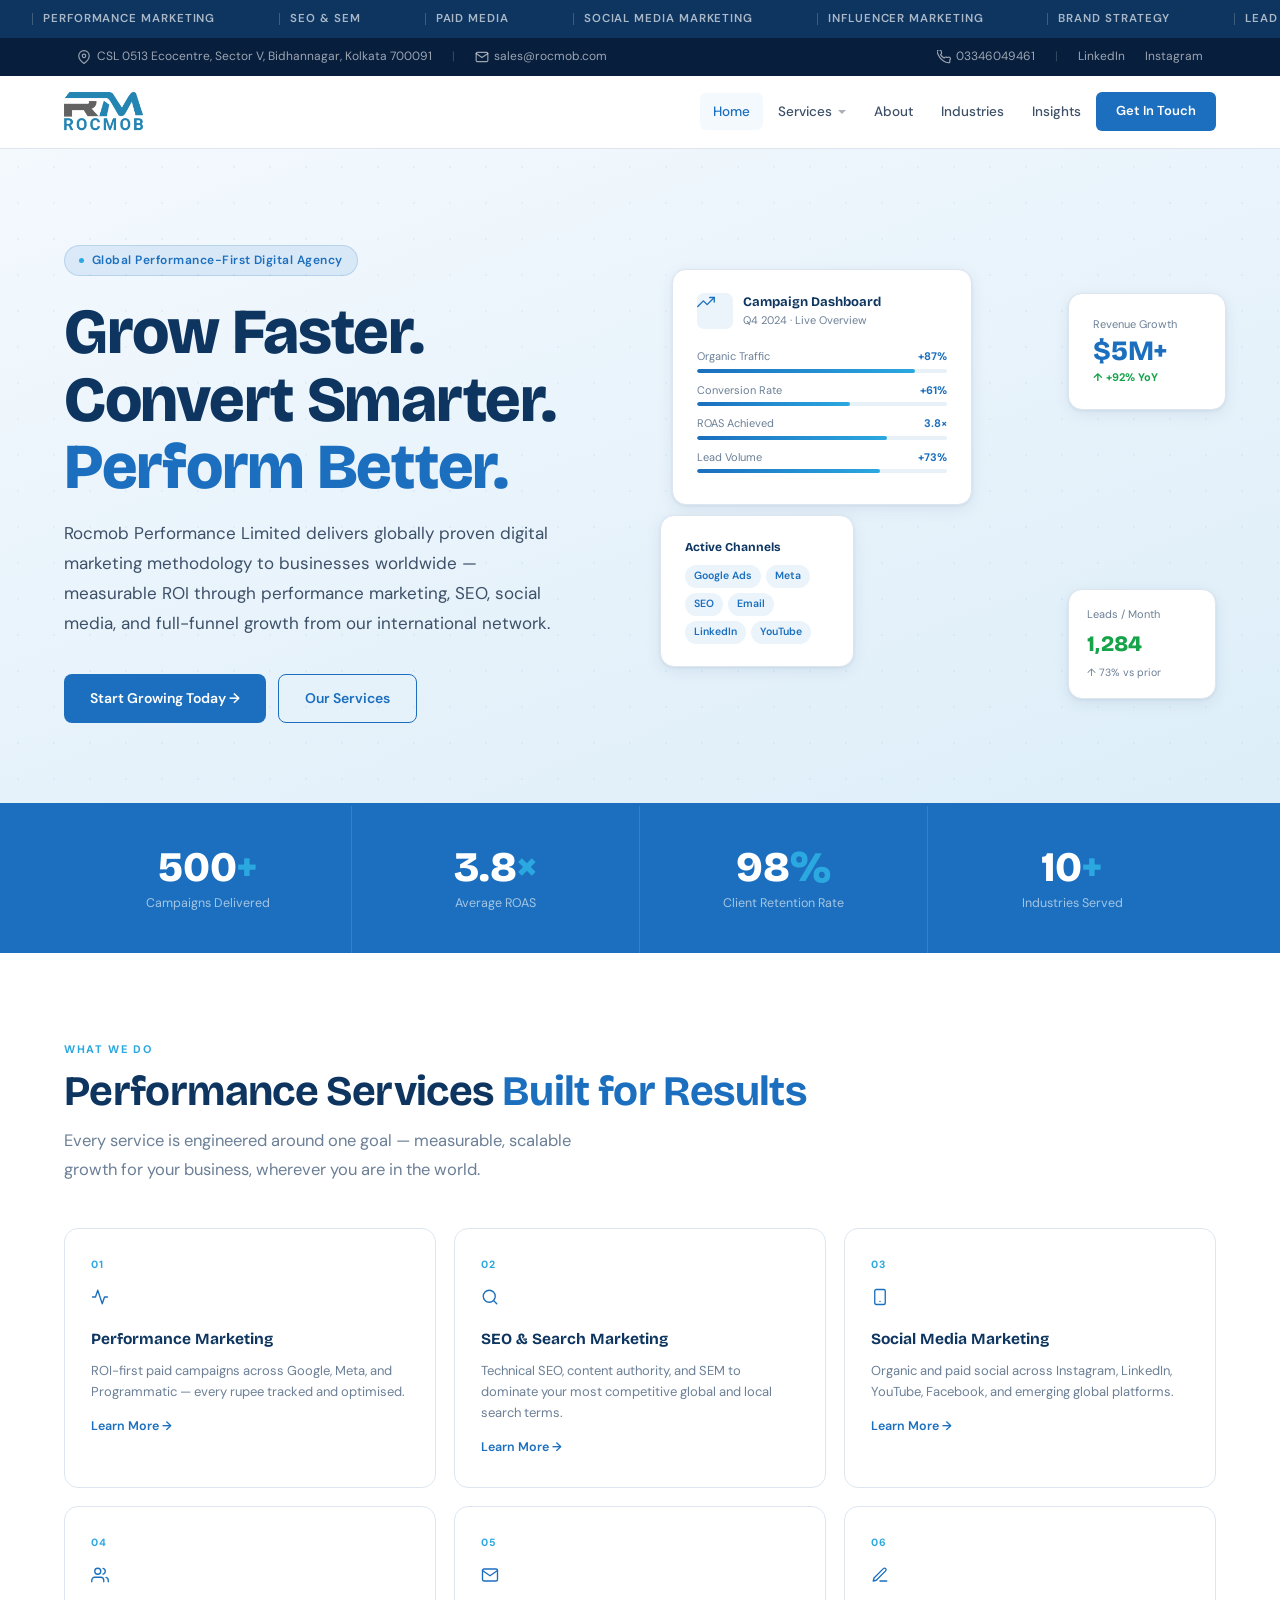
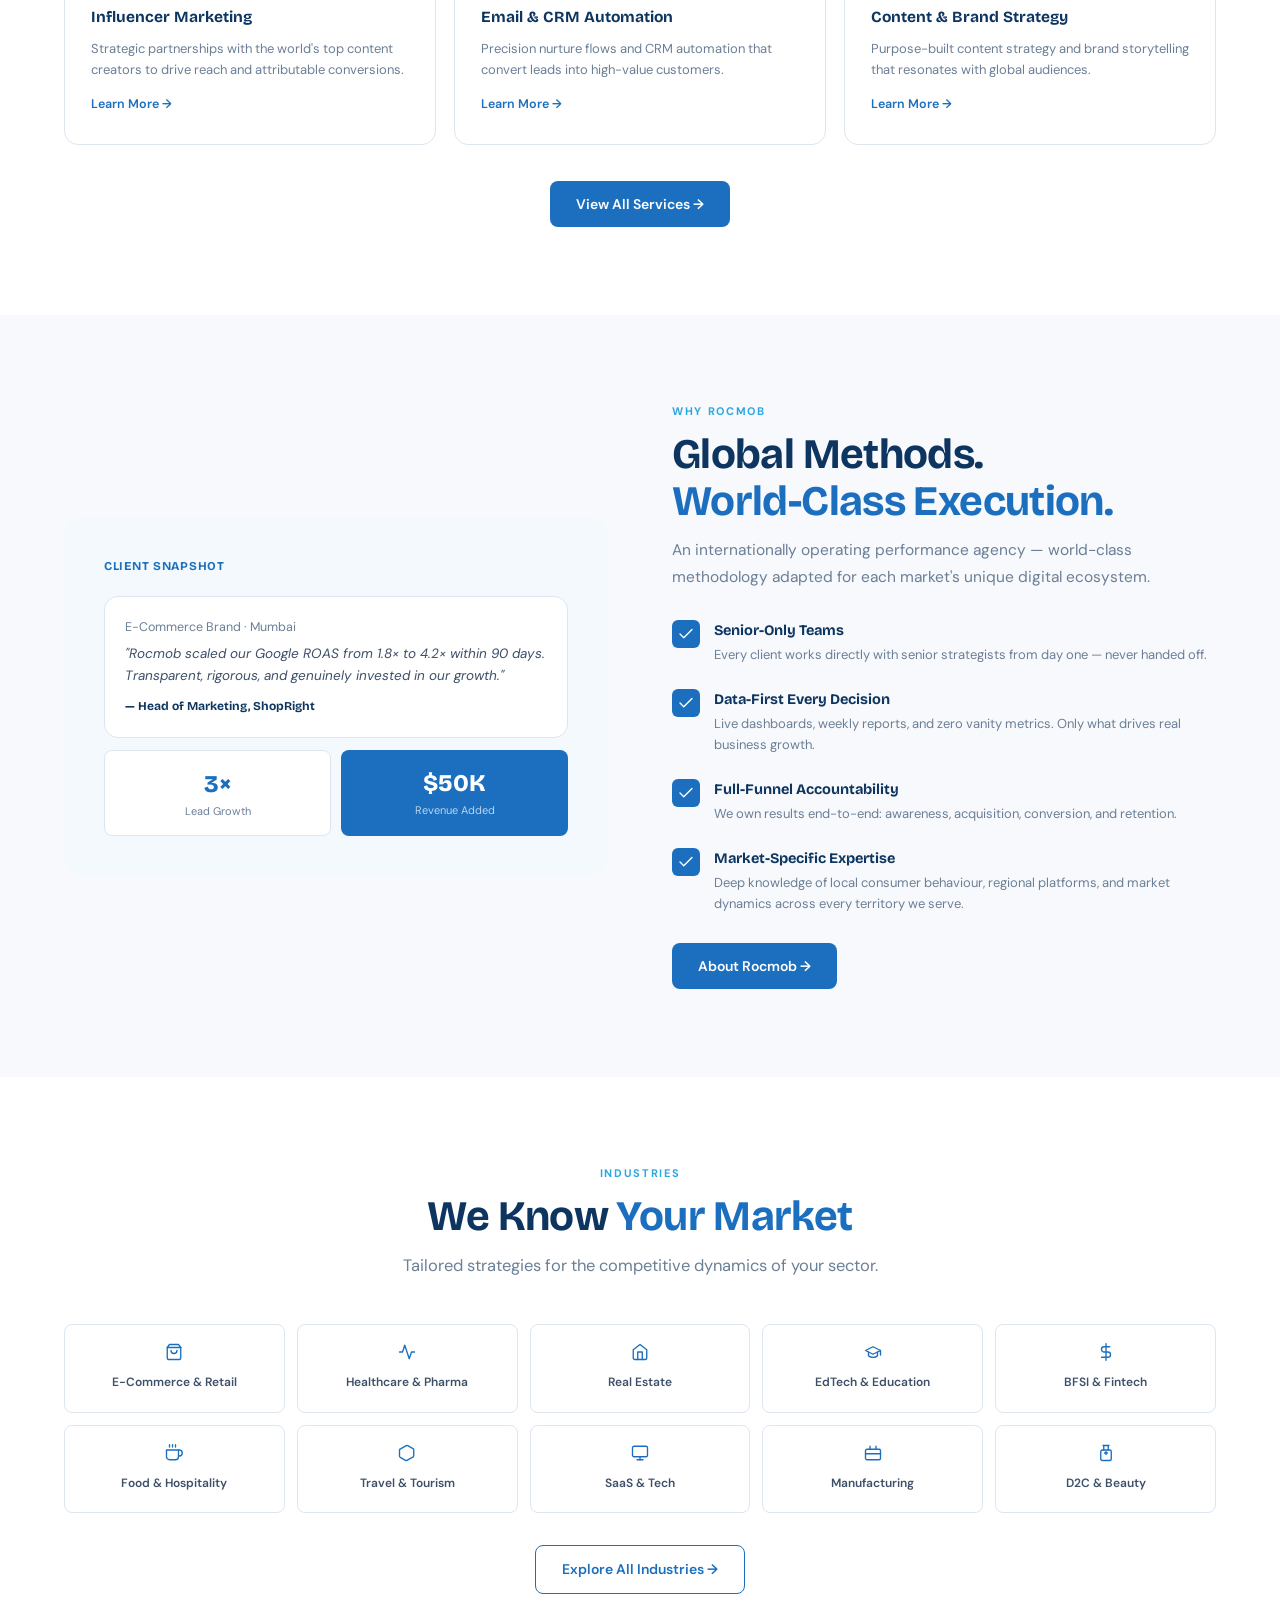
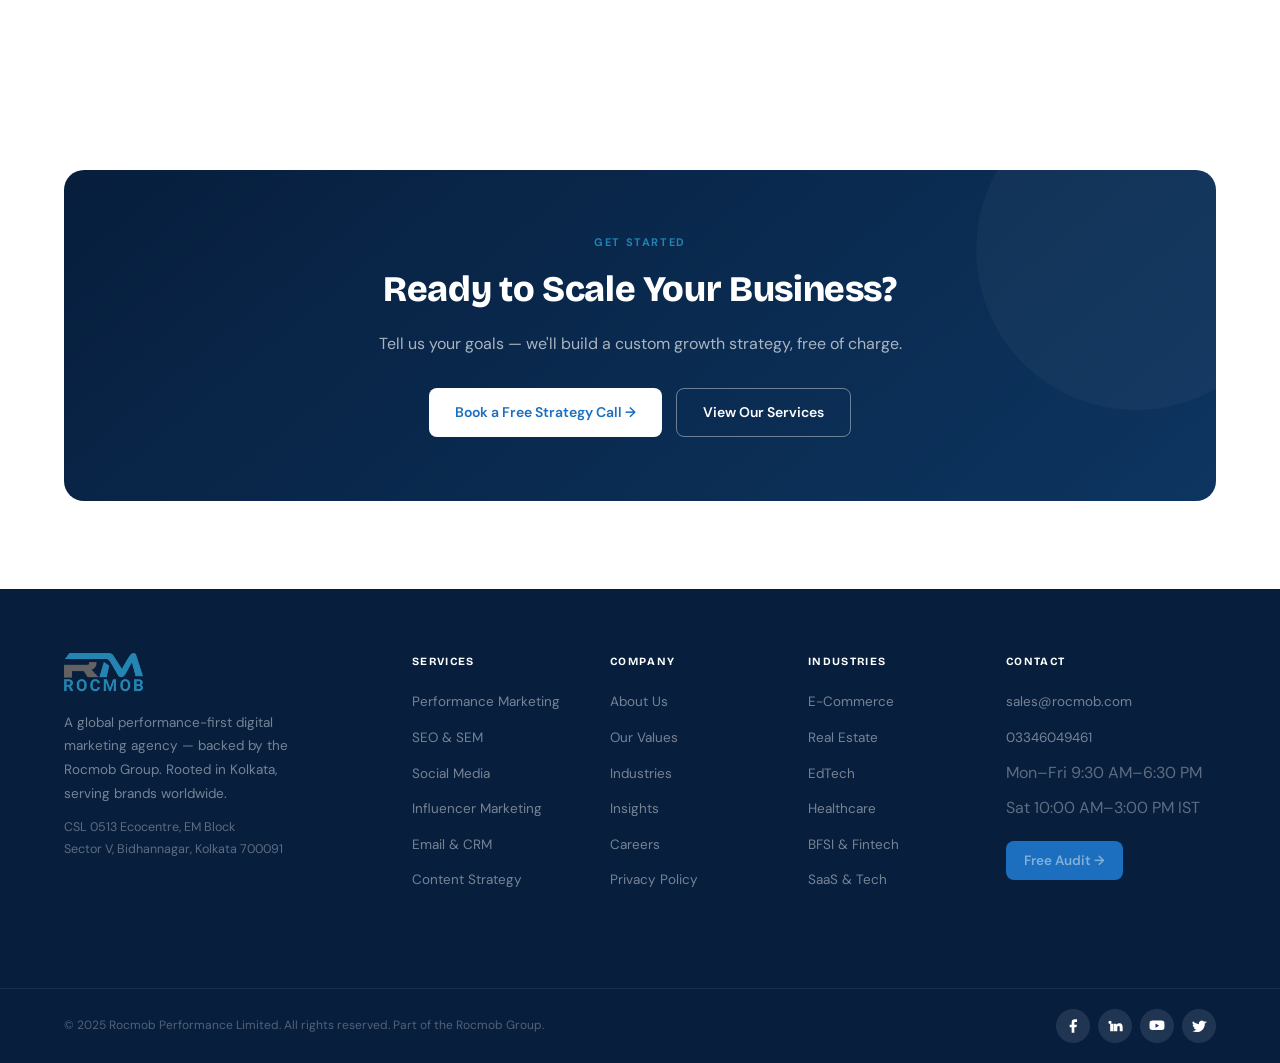
<file: index.html>
<!DOCTYPE html>
<html lang="en">

<head>
    <meta charset="UTF-8">
    <meta name="viewport" content="width=device-width,initial-scale=1">
    <title>Home – Global Performance Marketing Agency — Rocmob Performance Limited</title>
    <link rel="stylesheet" href="_shared.css">
    <style>
        /* Hero */
        
        .hero {
            padding: 96px 0 80px;
            background: linear-gradient(160deg, #f4f9fe 0%, #e8f3fb 50%, #ddeef8 100%);
            position: relative;
            overflow: hidden;
        }
        
        .hero::before {
            content: '';
            position: absolute;
            inset: 0;
            background-image: radial-gradient(circle, rgba(27, 111, 190, 0.06) 1px, transparent 1px);
            background-size: 36px 36px;
        }
        
        .hero-grid {
            display: grid;
            grid-template-columns: 1fr 1fr;
            gap: 64px;
            align-items: center;
            position: relative;
            z-index: 1;
        }
        
        .hero-badge {
            display: inline-flex;
            align-items: center;
            gap: 8px;
            background: rgba(27, 111, 190, 0.1);
            border: 1px solid rgba(27, 111, 190, 0.18);
            color: var(--blue);
            font-size: 12px;
            font-weight: 600;
            padding: 5px 14px;
            border-radius: 100px;
            margin-bottom: 22px;
            letter-spacing: .04em;
        }
        
        .h-dot {
            width: 5px;
            height: 5px;
            background: var(--blue-lt);
            border-radius: 50%;
        }
        
        .hero-desc {
            font-size: 17px;
            color: var(--mid);
            line-height: 1.75;
            margin: 18px 0 36px;
            max-width: 500px;
        }
        /* Hero CTA buttons with subtle spacing below */
        
        .hero-cta-row {
            display: flex;
            gap: 12px;
            flex-wrap: wrap;
        }
        /* Dashboard cards */
        
        .dash-wrap {
            position: relative;
            height: 430px;
        }
        
        .dc {
            position: absolute;
            background: #fff;
            border: 1px solid var(--border);
            border-radius: var(--r-lg);
            box-shadow: var(--sh);
            padding: 22px 24px;
        }
        
        .dc-main {
            width: 300px;
            top: 0;
            left: 0;
            z-index: 3;
        }
        
        .dc-hd {
            display: flex;
            align-items: center;
            gap: 10px;
            margin-bottom: 18px;
        }
        
        .dc-ico {
            width: 36px;
            height: 36px;
            background: var(--blue-pale);
            border-radius: 7px;
            display: flex;
            align-items: center;
            justify-content: center;
            font-size: 16px;
        }
        
        .dc-hd-txt {
            font-family: 'Bricolage Grotesque', sans-serif;
            font-size: 13px;
            font-weight: 700;
            color: var(--blue-dk);
        }
        
        .dc-hd-sub {
            font-size: 11px;
            color: var(--muted);
        }
        
        .bar-r {
            margin-bottom: 9px;
        }
        
        .bar-lbl {
            font-size: 11px;
            color: var(--muted);
            display: flex;
            justify-content: space-between;
            margin-bottom: 3px;
        }
        
        .bar-lbl strong {
            color: var(--blue);
            font-weight: 700;
        }
        
        .bar-t {
            height: 4px;
            background: #e8f0f8;
            border-radius: 2px;
            overflow: hidden;
        }
        
        .bar-f {
            height: 100%;
            background: linear-gradient(90deg, var(--blue), var(--blue-lt));
            border-radius: 2px;
        }
        
        .dc-r1 {
            width: 158px;
            top: 24px;
            right: -10px;
            z-index: 4;
        }
        
        .dc-r1 .big {
            font-family: 'Bricolage Grotesque', sans-serif;
            font-size: 28px;
            font-weight: 800;
            color: var(--blue);
            line-height: 1;
            margin: 4px 0;
        }
        
        .dc-r1 .up {
            font-size: 11px;
            color: #16a34a;
            font-weight: 700;
        }
        
        .dc-r2 {
            bottom: 32px;
            left: -12px;
            z-index: 4;
            width: 194px;
        }
        
        .dc-r3 {
            bottom: 0;
            right: 0;
            z-index: 3;
            width: 148px;
            padding: 16px 18px;
        }
        
        .pill-g {
            display: flex;
            flex-wrap: wrap;
            gap: 5px;
            margin-top: 8px;
        }
        
        .pill {
            background: var(--blue-pale);
            color: var(--blue);
            font-size: 10.5px;
            font-weight: 600;
            padding: 3px 9px;
            border-radius: 100px;
        }
        /* Services */
        
        .svc-grid {
            display: grid;
            grid-template-columns: repeat(3, 1fr);
            gap: 18px;
        }
        
        .svc {
            display: block;
            text-decoration: none;
            background: #fff;
            border: 1px solid var(--border);
            border-radius: var(--r-lg);
            padding: 28px 26px;
            transition: all .2s;
        }
        
        .svc:hover {
            border-color: var(--blue);
            box-shadow: var(--sh-md);
            transform: translateY(-3px);
        }
        
        .svc-n {
            font-size: 10.5px;
            font-weight: 700;
            letter-spacing: .1em;
            color: var(--blue-lt);
            margin-bottom: 14px;
            text-transform: uppercase;
        }
        
        .svc h3 {
            font-family: 'Bricolage Grotesque', sans-serif;
            font-size: 15.5px;
            font-weight: 700;
            color: var(--blue-dk);
            margin-bottom: 8px;
        }
        
        .svc p {
            font-size: 13px;
            color: var(--muted);
            line-height: 1.62;
        }
        
        .svc-arr {
            display: inline-flex;
            align-items: center;
            gap: 5px;
            color: var(--blue);
            font-size: 12.5px;
            font-weight: 600;
            margin-top: 14px;
        }
        /* Why */
        
        .why-l {
            background: var(--blue-xpale);
            border-radius: var(--r-xl);
            padding: 40px;
        }
        
        .why-item {
            display: flex;
            gap: 14px;
            margin-bottom: 22px;
        }
        
        .why-item:last-child {
            margin-bottom: 0;
        }
        
        .why-ck {
            width: 28px;
            height: 28px;
            background: var(--blue);
            border-radius: 6px;
            display: flex;
            align-items: center;
            justify-content: center;
            flex-shrink: 0;
            color: #fff;
            font-size: 12px;
            font-weight: 700;
            margin-top: 1px;
        }
        
        .why-item h4 {
            font-family: 'Bricolage Grotesque', sans-serif;
            font-size: 14.5px;
            font-weight: 700;
            color: var(--blue-dk);
            margin-bottom: 3px;
        }
        
        .why-item p {
            font-size: 13px;
            color: var(--muted);
            line-height: 1.6;
        }
        /* Industries */
        
        .ind-g {
            display: grid;
            grid-template-columns: repeat(5, 1fr);
            gap: 12px;
        }
        
        .ind {
            background: #fff;
            border: 1px solid var(--border);
            border-radius: var(--r);
            padding: 18px 12px;
            text-align: center;
            cursor: default;
            transition: all .18s;
        }
        
        .ind:hover {
            border-color: var(--blue);
            background: var(--blue-xpale);
        }
        
        .ind-i {
            font-size: 20px;
            display: block;
            margin-bottom: 7px;
        }
        
        .ind span {
            font-size: 12px;
            font-weight: 600;
            color: var(--mid);
        }
        
        .ind:hover span {
            color: var(--blue);
        }
        /* CTA box */
        
        .cta-box {
            background: linear-gradient(140deg, var(--navy) 0%, var(--blue-dk) 100%);
            border-radius: var(--r-xl);
            padding: 64px 56px;
            text-align: center;
            position: relative;
            overflow: hidden;
        }
        
        .cta-box::before {
            content: '';
            position: absolute;
            top: -80px;
            right: -80px;
            width: 320px;
            height: 320px;
            border-radius: 50%;
            background: rgba(255, 255, 255, 0.03);
        }
        
        .cta-box h2 {
            font-family: 'Bricolage Grotesque', sans-serif;
            font-size: 36px;
            font-weight: 800;
            color: #fff;
            margin-bottom: 12px;
            letter-spacing: -.01em;
        }
        
        .cta-box p {
            font-size: 16px;
            color: rgba(255, 255, 255, 0.65);
            margin-bottom: 32px;
        }
        /* Stats bar — enhanced with a subtle top accent line */
        
        .stats-bar {
            border-top: 3px solid var(--blue);
        }
        
        .social-icon:hover svg {
            transform: scale(1.2);
        }
        
        @media(max-width:960px) {
            .hero-grid,
            .why-r {
                grid-template-columns: 1fr;
            }
            .dash-wrap {
                display: none;
            }
            .svc-grid {
                grid-template-columns: 1fr 1fr;
            }
            .ind-g {
                grid-template-columns: repeat(3, 1fr);
            }
        }
        
        @media(max-width:768px) {
            .hero {
                padding: 52px 0 44px;
            }
            .hero-grid {
                gap: 32px !important;
            }
            .hero-desc {
                font-size: 15.5px;
                max-width: 100%;
            }
            .svc-grid {
                grid-template-columns: 1fr 1fr;
            }
            .ind-g {
                grid-template-columns: repeat(3, 1fr);
            }
            .cta-box {
                padding: 44px 28px;
            }
            .cta-box h2 {
                font-size: clamp(22px, 5vw, 30px);
            }
            .cta-box>div>div[style*="display:flex"] {
                flex-wrap: wrap !important;
                justify-content: center !important;
            }
        }
        
        @media(max-width:480px) {
            .svc-grid {
                grid-template-columns: 1fr;
            }
            .ind-g {
                grid-template-columns: repeat(2, 1fr);
            }
            .cta-box {
                padding: 36px 20px;
            }
            .hero {
                padding: 40px 0 36px;
            }
            .hero-cta-row {
                flex-direction: column;
            }
        }
    </style>
</head>

<body>
    <div class="ticker">
        <div class="tk-track">
            <span class="tk-item">Performance Marketing</span><span class="tk-item">SEO &amp; SEM</span><span class="tk-item">Paid Media</span><span class="tk-item">Social Media Marketing</span><span class="tk-item">Influencer Marketing</span><span class="tk-item">Brand Strategy</span>
            <span class="tk-item">Lead Generation</span><span class="tk-item">Email &amp; CRM</span><span class="tk-item">Content Marketing</span><span class="tk-item">Conversion Optimisation</span><span class="tk-item">Google Ads</span><span class="tk-item">Meta Advertising</span>
            <span class="tk-item">Performance Marketing</span><span class="tk-item">SEO &amp; SEM</span><span class="tk-item">Paid Media</span><span class="tk-item">Social Media Marketing</span><span class="tk-item">Influencer Marketing</span><span class="tk-item">Brand Strategy</span>
            <span class="tk-item">Lead Generation</span><span class="tk-item">Email &amp; CRM</span><span class="tk-item">Content Marketing</span><span class="tk-item">Conversion Optimisation</span><span class="tk-item">Google Ads</span><span class="tk-item">Meta Advertising</span>
        </div>
    </div>

    <div class="topbar">
        <div class="topbar-l">
            <a href="https://maps.app.goo.gl/XQaKYKdHNQYxbWKZ6" target="_blank" rel="noopener" style="display:flex;align-items:center;gap:6px;">
                <svg width="14" height="14" viewBox="0 0 24 24" fill="none" stroke="currentColor" stroke-width="2" stroke-linecap="round" stroke-linejoin="round" style="flex-shrink:0;"><path d="M21 10c0 7-9 13-9 13s-9-6-9-13a9 9 0 0118 0z"/><circle cx="12" cy="10" r="3"/></svg>                CSL 0513 Ecocentre, Sector V, Bidhannagar, Kolkata 700091
            </a>
            <span class="sep">|</span>
            <a href="mailto:sales@rocmob.com" style="display:flex;align-items:center;gap:5px;">
                <svg width="14" height="14" viewBox="0 0 24 24" fill="none" stroke="currentColor" stroke-width="2" stroke-linecap="round" stroke-linejoin="round" style="flex-shrink:0;"><path d="M4 4h16c1.1 0 2 .9 2 2v12c0 1.1-.9 2-2 2H4c-1.1 0-2-.9-2-2V6c0-1.1.9-2 2-2z"/><polyline points="22,6 12,13 2,6"/></svg>                sales@rocmob.com
            </a>
        </div>
        <div class="topbar-r">
            <a href="tel:03346049461" style="display:flex;align-items:center;gap:5px;">
                <svg width="14" height="14" viewBox="0 0 24 24" fill="none" stroke="currentColor" stroke-width="2" stroke-linecap="round" stroke-linejoin="round" style="flex-shrink:0;"><path d="M22 16.92v3a2 2 0 01-2.18 2 19.79 19.79 0 01-8.63-3.07A19.5 19.5 0 013.07 9.81 19.79 19.79 0 01.1 1.18 2 2 0 012.09 0h3a2 2 0 012 1.72c.127.96.361 1.903.7 2.81a2 2 0 01-.45 2.11L6.09 7.91a16 16 0 006 6l1.27-1.27a2 2 0 012.11-.45c.907.339 1.85.573 2.81.7A2 2 0 0122 16.92z"/></svg>                03346049461
            </a>
            <span class="sep">|</span><a href="#">LinkedIn</a><a href="#">Instagram</a>
        </div>
    </div>

    <header>
        <div class="hdr-inner">
            <a href="index.html" style="display:flex;align-items:center;gap:11px;text-decoration:none;flex-shrink:0;">
                <img src="rocmob logo.png" alt="Rocmob Logo" class="nav-logo">
            </a>
            <nav>
                <ul>
                    <li><a href="index.html" class="act">Home</a></li>
                    <li class="has-dd"><a href="services.html">Services</a>
                        <div class="dd">
                            <div class="dd-inner">
                                <a href="services.html#perf"><span class="dd-ico"><svg viewBox="0 0 24 24"><polyline points="22 12 18 12 15 21 9 3 6 12 2 12"/></svg></span>Performance Marketing</a>
                                <a href="services.html#seo"><span class="dd-ico"><svg viewBox="0 0 24 24"><circle cx="11" cy="11" r="8"/><line x1="21" y1="21" x2="16.65" y2="16.65"/></svg></span>SEO &amp; Search</a>
                                <a href="services.html#social"><span class="dd-ico"><svg viewBox="0 0 24 24"><path d="M18 2h-3a5 5 0 00-5 5v3H7v4h3v8h4v-8h3l1-4h-4V7a1 1 0 011-1h3z"/></svg></span>Social Media</a>
                                <a href="services.html#influencer"><span class="dd-ico"><svg viewBox="0 0 24 24"><path d="M17 21v-2a4 4 0 00-4-4H5a4 4 0 00-4 4v2"/><circle cx="9" cy="7" r="4"/><path d="M23 21v-2a4 4 0 00-3-3.87"/><path d="M16 3.13a4 4 0 010 7.75"/></svg></span>Influencer Marketing</a>
                                <a href="services.html#email"><span class="dd-ico"><svg viewBox="0 0 24 24"><path d="M4 4h16c1.1 0 2 .9 2 2v12c0 1.1-.9 2-2 2H4c-1.1 0-2-.9-2-2V6c0-1.1.9-2 2-2z"/><polyline points="22,6 12,13 2,6"/></svg></span>Email &amp; CRM</a>
                                <a href="services.html#content"><span class="dd-ico"><svg viewBox="0 0 24 24"><path d="M14 2H6a2 2 0 00-2 2v16a2 2 0 002 2h12a2 2 0 002-2V8z"/><polyline points="14 2 14 8 20 8"/><line x1="16" y1="13" x2="8" y2="13"/><line x1="16" y1="17" x2="8" y2="17"/><polyline points="10 9 9 9 8 9"/></svg></span>Content Strategy</a>
                            </div>
                        </div>
                    </li>
                    <li><a href="about.html">About</a></li>
                    <li><a href="industries.html">Industries</a></li>
                    <li><a href="blog.html">Insights</a></li>
                    <li><a href="contact.html" class="nav-cta">Get In Touch</a></li>
                </ul>
            </nav>
            <button class="nav-burger" id="navBurger" aria-label="Open menu">
                <span></span><span></span><span></span>
            </button>
        </div>
    </header>

    <!-- Mobile Nav Overlay -->
    <div class="mob-nav" id="mobNav">
        <div class="mob-backdrop" id="mobBackdrop"></div>
        <div class="mob-drawer">
            <div class="mob-hdr">
                <a href="index.html" style="display:flex;align-items:center;gap:10px;text-decoration:none;">
                    <img src="rocmob logo.png" alt="Rocmob" class="nav-logo" style="height:34px;">
                </a>
                <button class="mob-close" id="mobClose" aria-label="Close menu">
                    <svg width="16" height="16" viewBox="0 0 24 24" fill="none" stroke="currentColor" stroke-width="2.2" stroke-linecap="round"><line x1="18" y1="6" x2="6" y2="18"/><line x1="6" y1="6" x2="18" y2="18"/></svg>
                </button>
            </div>
            <div class="mob-links">
                <a href="index.html">Home</a>
                <div class="mob-parent" id="mobSvcToggle">
                    Services
                    <svg class="mob-chevron" id="mobSvcChevron" viewBox="0 0 24 24"><polyline points="6 9 12 15 18 9"/></svg>
                </div>
                <div class="mob-sub" id="mobSvcSub">
                    <a href="services.html#perf"><span class="dd-ico"><svg viewBox="0 0 24 24"><polyline points="22 12 18 12 15 21 9 3 6 12 2 12"/></svg></span>Performance Marketing</a>
                    <a href="services.html#seo"><span class="dd-ico"><svg viewBox="0 0 24 24"><circle cx="11" cy="11" r="8"/><line x1="21" y1="21" x2="16.65" y2="16.65"/></svg></span>SEO &amp; Search</a>
                    <a href="services.html#social"><span class="dd-ico"><svg viewBox="0 0 24 24"><path d="M18 2h-3a5 5 0 00-5 5v3H7v4h3v8h4v-8h3l1-4h-4V7a1 1 0 011-1h3z"/></svg></span>Social Media</a>
                    <a href="services.html#influencer"><span class="dd-ico"><svg viewBox="0 0 24 24"><path d="M17 21v-2a4 4 0 00-4-4H5a4 4 0 00-4 4v2"/><circle cx="9" cy="7" r="4"/><path d="M23 21v-2a4 4 0 00-3-3.87"/><path d="M16 3.13a4 4 0 010 7.75"/></svg></span>Influencer Marketing</a>
                    <a href="services.html#email"><span class="dd-ico"><svg viewBox="0 0 24 24"><path d="M4 4h16c1.1 0 2 .9 2 2v12c0 1.1-.9 2-2 2H4c-1.1 0-2-.9-2-2V6c0-1.1.9-2 2-2z"/><polyline points="22,6 12,13 2,6"/></svg></span>Email &amp; CRM</a>
                    <a href="services.html#content"><span class="dd-ico"><svg viewBox="0 0 24 24"><path d="M14 2H6a2 2 0 00-2 2v16a2 2 0 002 2h12a2 2 0 002-2V8z"/><polyline points="14 2 14 8 20 8"/><line x1="16" y1="13" x2="8" y2="13"/><line x1="16" y1="17" x2="8" y2="17"/></svg></span>Content Strategy</a>
                </div>
                <div class="mob-divider"></div>
                <a href="about.html">About Us</a>
                <a href="industries.html">Industries</a>
                <a href="blog.html">Insights</a>
                <div class="mob-divider"></div>
                <a href="contact.html" style="background:var(--blue);color:#fff;font-weight:600;justify-content:center;">Get In Touch →</a>
            </div>
            <div class="mob-foot">
                <div class="mob-contact">
                    <a href="mailto:sales@rocmob.com">
                        <svg viewBox="0 0 24 24"><path d="M4 4h16c1.1 0 2 .9 2 2v12c0 1.1-.9 2-2 2H4c-1.1 0-2-.9-2-2V6c0-1.1.9-2 2-2z"/><polyline points="22,6 12,13 2,6"/></svg> sales@rocmob.com
                    </a>
                    <a href="tel:03346049461">
                        <svg viewBox="0 0 24 24"><path d="M22 16.92v3a2 2 0 01-2.18 2 19.79 19.79 0 01-8.63-3.07A19.5 19.5 0 013.07 9.81 19.79 19.79 0 01.1 1.18 2 2 0 012.09 0h3a2 2 0 012 1.72c.127.96.361 1.903.7 2.81a2 2 0 01-.45 2.11L6.09 7.91a16 16 0 006 6l1.27-1.27a2 2 0 012.11-.45c.907.339 1.85.573 2.81.7A2 2 0 0122 16.92z"/></svg>                        033 4604 9461
                    </a>
                </div>
                <p style="font-size:11.5px;color:var(--muted);">Mon–Fri 9:30 AM–6:30 PM IST</p>
            </div>
        </div>
    </div>

    <!-- ═══════════════════ HERO ═══════════════════ -->
    <section class="hero">
        <div class="wrap hero-grid">
            <div>
                <div class="hero-badge"><span class="h-dot"></span>Global Performance-First Digital Agency</div>
                <h1 class="disp">Grow Faster.<br>Convert Smarter.<br><span>Perform Better.</span></h1>
                <p class="hero-desc">Rocmob Performance Limited delivers globally proven digital marketing methodology to businesses worldwide — measurable ROI through performance marketing, SEO, social media, and full-funnel growth from our international network.</p>
                <!-- CTA buttons only — stats live in the stats bar below -->
                <div class="hero-cta-row">
                    <a href="contact.html" class="btn btn-primary">Start Growing Today →</a>
                    <a href="services.html" class="btn btn-outline">Our Services</a>
                </div>
            </div>
            <div class="dash-wrap">
                <div class="dc dc-main">
                    <div class="dc-hd">
                        <div class="dc-ico" style="color:var(--blue);display:block;">
                            <svg width="18" height="18" viewBox="0 0 24 24" fill="none" stroke="currentColor" stroke-width="1.8" stroke-linecap="round" stroke-linejoin="round" style="flex-shrink:0;"><polyline points="23 6 13.5 15.5 8.5 10.5 1 18"/><polyline points="17 6 23 6 23 12"/></svg>
                        </div>
                        <div>
                            <div class="dc-hd-txt">Campaign Dashboard</div>
                            <div class="dc-hd-sub">Q4 2024 · Live Overview</div>
                        </div>
                    </div>
                    <div class="bar-r">
                        <div class="bar-lbl"><span>Organic Traffic</span><strong>+87%</strong></div>
                        <div class="bar-t">
                            <div class="bar-f" style="width:87%"></div>
                        </div>
                    </div>
                    <div class="bar-r">
                        <div class="bar-lbl"><span>Conversion Rate</span><strong>+61%</strong></div>
                        <div class="bar-t">
                            <div class="bar-f" style="width:61%"></div>
                        </div>
                    </div>
                    <div class="bar-r">
                        <div class="bar-lbl"><span>ROAS Achieved</span><strong>3.8×</strong></div>
                        <div class="bar-t">
                            <div class="bar-f" style="width:76%"></div>
                        </div>
                    </div>
                    <div class="bar-r">
                        <div class="bar-lbl"><span>Lead Volume</span><strong>+73%</strong></div>
                        <div class="bar-t">
                            <div class="bar-f" style="width:73%"></div>
                        </div>
                    </div>
                </div>
                <div class="dc dc-r1">
                    <div style="font-size:11px;color:var(--muted);">Revenue Growth</div>
                    <div class="big">$5M+</div>
                    <div class="up">↑ +92% YoY</div>
                </div>
                <div class="dc dc-r2">
                    <div style="font-family:'Bricolage Grotesque',sans-serif;font-size:12px;font-weight:700;color:var(--blue-dk);margin-bottom:8px;">Active Channels</div>
                    <div class="pill-g">
                        <span class="pill">Google Ads</span><span class="pill">Meta</span><span class="pill">SEO</span>
                        <span class="pill">Email</span><span class="pill">LinkedIn</span><span class="pill">YouTube</span>
                    </div>
                </div>
                <div class="dc dc-r3">
                    <div style="font-size:11px;color:var(--muted);">Leads / Month</div>
                    <div style="font-family:'Bricolage Grotesque',sans-serif;font-size:22px;font-weight:800;color:#16a34a;margin:3px 0;">1,284</div>
                    <div style="font-size:10.5px;color:var(--muted);">↑ 73% vs prior</div>
                </div>
            </div>
        </div>
    </section>

    <!-- ═══════════════════ STATS BAR (single source of truth for KPIs) ═══════════════════ -->
    <div class="stats-bar">
        <div class="stats-inner">
            <div class="stat">
                <div class="stat-n">500<span class="stat-u">+</span></div>
                <div class="stat-l">Campaigns Delivered</div>
            </div>
            <div class="stat">
                <div class="stat-n">3.8<span class="stat-u">×</span></div>
                <div class="stat-l">Average ROAS</div>
            </div>
            <div class="stat">
                <div class="stat-n">98<span class="stat-u">%</span></div>
                <div class="stat-l">Client Retention Rate</div>
            </div>
            <div class="stat">
                <div class="stat-n">10<span class="stat-u">+</span></div>
                <div class="stat-l">Industries Served</div>
            </div>
        </div>
    </div>

    <!-- ═══════════════════ SERVICES ═══════════════════ -->
    <section class="sec">
        <div class="wrap">
            <span class="lbl">What We Do</span>
            <h2 class="hd">Performance Services <span>Built for Results</span></h2>
            <p class="sub">Every service is engineered around one goal — measurable, scalable growth for your business, wherever you are in the world.</p>
            <div class="svc-grid">
                <a href="services.html#perf" class="svc">
                    <div class="svc-n">01</div>
                    <div style="margin-bottom:14px;color:var(--blue);"><svg width="18" height="18" viewBox="0 0 24 24" fill="none" stroke="currentColor" stroke-width="1.8" stroke-linecap="round" stroke-linejoin="round"><polyline points="22 12 18 12 15 21 9 3 6 12 2 12"/></svg></div>
                    <h3>Performance Marketing</h3>
                    <p>ROI-first paid campaigns across Google, Meta, and Programmatic — every rupee tracked and optimised.</p>
                    <div class="svc-arr">Learn More →</div>
                </a>
                <a href="services.html#seo" class="svc">
                    <div class="svc-n">02</div>
                    <div style="margin-bottom:14px;color:var(--blue);"><svg width="18" height="18" viewBox="0 0 24 24" fill="none" stroke="currentColor" stroke-width="1.8" stroke-linecap="round" stroke-linejoin="round"><circle cx="11" cy="11" r="8"/><line x1="21" y1="21" x2="16.65" y2="16.65"/></svg></div>
                    <h3>SEO &amp; Search Marketing</h3>
                    <p>Technical SEO, content authority, and SEM to dominate your most competitive global and local search terms.</p>
                    <div class="svc-arr">Learn More →</div>
                </a>
                <a href="services.html#social" class="svc">
                    <div class="svc-n">03</div>
                    <div style="margin-bottom:14px;color:var(--blue);"><svg width="18" height="18" viewBox="0 0 24 24" fill="none" stroke="currentColor" stroke-width="1.8" stroke-linecap="round" stroke-linejoin="round"><rect x="5" y="2" width="14" height="20" rx="2" ry="2"/><line x1="12" y1="18" x2="12.01" y2="18"/></svg></div>
                    <h3>Social Media Marketing</h3>
                    <p>Organic and paid social across Instagram, LinkedIn, YouTube, Facebook, and emerging global platforms.</p>
                    <div class="svc-arr">Learn More →</div>
                </a>
                <a href="services.html#influencer" class="svc">
                    <div class="svc-n">04</div>
                    <div style="margin-bottom:14px;color:var(--blue);"><svg width="18" height="18" viewBox="0 0 24 24" fill="none" stroke="currentColor" stroke-width="1.8" stroke-linecap="round" stroke-linejoin="round"><path d="M17 21v-2a4 4 0 00-4-4H5a4 4 0 00-4 4v2"/><circle cx="9" cy="7" r="4"/><path d="M23 21v-2a4 4 0 00-3-3.87"/><path d="M16 3.13a4 4 0 010 7.75"/></svg></div>
                    <h3>Influencer Marketing</h3>
                    <p>Strategic partnerships with the world's top content creators to drive reach and attributable conversions.</p>
                    <div class="svc-arr">Learn More →</div>
                </a>
                <a href="services.html#email" class="svc">
                    <div class="svc-n">05</div>
                    <div style="margin-bottom:14px;color:var(--blue);"><svg width="18" height="18" viewBox="0 0 24 24" fill="none" stroke="currentColor" stroke-width="1.8" stroke-linecap="round" stroke-linejoin="round"><path d="M4 4h16c1.1 0 2 .9 2 2v12c0 1.1-.9 2-2 2H4c-1.1 0-2-.9-2-2V6c0-1.1.9-2 2-2z"/><polyline points="22,6 12,13 2,6"/></svg></div>
                    <h3>Email &amp; CRM Automation</h3>
                    <p>Precision nurture flows and CRM automation that convert leads into high-value customers.</p>
                    <div class="svc-arr">Learn More →</div>
                </a>
                <a href="services.html#content" class="svc">
                    <div class="svc-n">06</div>
                    <div style="margin-bottom:14px;color:var(--blue);"><svg width="18" height="18" viewBox="0 0 24 24" fill="none" stroke="currentColor" stroke-width="1.8" stroke-linecap="round" stroke-linejoin="round"><path d="M12 20h9"/><path d="M16.5 3.5a2.121 2.121 0 013 3L7 19l-4 1 1-4L16.5 3.5z"/></svg></div>
                    <h3>Content &amp; Brand Strategy</h3>
                    <p>Purpose-built content strategy and brand storytelling that resonates with global audiences.</p>
                    <div class="svc-arr">Learn More →</div>
                </a>
            </div>
            <div style="text-align:center;margin-top:36px;"><a href="services.html" class="btn btn-primary">View All Services →</a></div>
        </div>
    </section>

    <!-- ═══════════════════ WHY ROCMOB ═══════════════════ -->
    <section class="sec sec-alt">
        <div class="wrap">
            <div class="g2" style="align-items:center;gap:64px;">
                <div class="why-l">
                    <div style="font-family:'Bricolage Grotesque',sans-serif;font-size:12px;font-weight:700;color:var(--blue);margin-bottom:20px;letter-spacing:.06em;text-transform:uppercase;">Client Snapshot</div>
                    <div style="background:#fff;border-radius:var(--r-lg);padding:20px;border:1px solid var(--border);margin-bottom:12px;">
                        <div style="font-size:12.5px;color:var(--muted);margin-bottom:6px;">E-Commerce Brand · Mumbai</div>
                        <div style="font-size:13.5px;color:var(--mid);font-style:italic;line-height:1.65;">"Rocmob scaled our Google ROAS from 1.8× to 4.2× within 90 days. Transparent, rigorous, and genuinely invested in our growth."</div>
                        <div style="font-family:'Bricolage Grotesque',sans-serif;font-size:12px;font-weight:700;color:var(--blue-dk);margin-top:10px;">— Head of Marketing, ShopRight</div>
                    </div>
                    <div style="display:grid;grid-template-columns:1fr 1fr;gap:10px;">
                        <div style="background:#fff;border-radius:var(--r);padding:14px;border:1px solid var(--border);text-align:center;">
                            <div style="font-family:'Bricolage Grotesque',sans-serif;font-size:24px;font-weight:800;color:var(--blue);">3×</div>
                            <div style="font-size:11px;color:var(--muted);">Lead Growth</div>
                        </div>
                        <div style="background:var(--blue);border-radius:var(--r);padding:14px;text-align:center;">
                            <div style="font-family:'Bricolage Grotesque',sans-serif;font-size:24px;font-weight:800;color:#fff;">$50K</div>
                            <div style="font-size:11px;color:rgba(255,255,255,0.7);">Revenue Added</div>
                        </div>
                    </div>
                </div>
                <div>
                    <span class="lbl">Why Rocmob</span>
                    <h2 class="hd">Global Methods.<br><span>World-Class Execution.</span></h2>
                    <p style="font-size:15.5px;color:var(--muted);line-height:1.75;margin-bottom:28px;">An internationally operating performance agency — world-class methodology adapted for each market's unique digital ecosystem.</p>
                    <div>
                        <div class="why-item">
                            <div class="why-ck"><svg width="18" height="18" viewBox="0 0 24 24" fill="none" stroke="currentColor" stroke-width="1.8" stroke-linecap="round" stroke-linejoin="round"><polyline points="20 6 9 17 4 12"/></svg></div>
                            <div>
                                <h4>Senior-Only Teams</h4>
                                <p>Every client works directly with senior strategists from day one — never handed off.</p>
                            </div>
                        </div>
                        <div class="why-item">
                            <div class="why-ck"><svg width="18" height="18" viewBox="0 0 24 24" fill="none" stroke="currentColor" stroke-width="1.8" stroke-linecap="round" stroke-linejoin="round"><polyline points="20 6 9 17 4 12"/></svg></div>
                            <div>
                                <h4>Data-First Every Decision</h4>
                                <p>Live dashboards, weekly reports, and zero vanity metrics. Only what drives real business growth.</p>
                            </div>
                        </div>
                        <div class="why-item">
                            <div class="why-ck"><svg width="18" height="18" viewBox="0 0 24 24" fill="none" stroke="currentColor" stroke-width="1.8" stroke-linecap="round" stroke-linejoin="round"><polyline points="20 6 9 17 4 12"/></svg></div>
                            <div>
                                <h4>Full-Funnel Accountability</h4>
                                <p>We own results end-to-end: awareness, acquisition, conversion, and retention.</p>
                            </div>
                        </div>
                        <div class="why-item">
                            <div class="why-ck"><svg width="18" height="18" viewBox="0 0 24 24" fill="none" stroke="currentColor" stroke-width="1.8" stroke-linecap="round" stroke-linejoin="round"><polyline points="20 6 9 17 4 12"/></svg></div>
                            <div>
                                <h4>Market-Specific Expertise</h4>
                                <p>Deep knowledge of local consumer behaviour, regional platforms, and market dynamics across every territory we serve.</p>
                            </div>
                        </div>
                    </div>
                    <div style="margin-top:28px;"><a href="about.html" class="btn btn-primary">About Rocmob →</a></div>
                </div>
            </div>
        </div>
    </section>

    <!-- ═══════════════════ INDUSTRIES ═══════════════════ -->
    <section class="sec">
        <div class="wrap">
            <div style="text-align:center;margin-bottom:44px;">
                <span class="lbl">Industries</span>
                <h2 class="hd">We Know <span>Your Market</span></h2>
                <p class="sub" style="margin:0 auto;">Tailored strategies for the competitive dynamics of your sector.</p>
            </div>
            <div class="ind-g">
                <div class="ind"><span class="ind-i" style="display:flex;justify-content:center;color:var(--blue);"><svg width="18" height="18" viewBox="0 0 24 24" fill="none" stroke="currentColor" stroke-width="1.8" stroke-linecap="round" stroke-linejoin="round"><path d="M6 2L3 6v14a2 2 0 002 2h14a2 2 0 002-2V6l-3-4z"/><line x1="3" y1="6" x2="21" y2="6"/><path d="M16 10a4 4 0 01-8 0"/></svg></span><span>E-Commerce &amp; Retail</span></div>
                <div class="ind"><span class="ind-i" style="display:flex;justify-content:center;color:var(--blue);"><svg width="18" height="18" viewBox="0 0 24 24" fill="none" stroke="currentColor" stroke-width="1.8" stroke-linecap="round" stroke-linejoin="round"><path d="M22 12h-4l-3 9L9 3l-3 9H2"/></svg></span><span>Healthcare &amp; Pharma</span></div>
                <div class="ind"><span class="ind-i" style="display:flex;justify-content:center;color:var(--blue);"><svg width="18" height="18" viewBox="0 0 24 24" fill="none" stroke="currentColor" stroke-width="1.8" stroke-linecap="round" stroke-linejoin="round"><path d="M3 9l9-7 9 7v11a2 2 0 01-2 2H5a2 2 0 01-2-2z"/><polyline points="9 22 9 12 15 12 15 22"/></svg></span><span>Real Estate</span></div>
                <div class="ind"><span class="ind-i" style="display:flex;justify-content:center;color:var(--blue);"><svg width="18" height="18" viewBox="0 0 24 24" fill="none" stroke="currentColor" stroke-width="1.8" stroke-linecap="round" stroke-linejoin="round"><path d="M22 10v6M2 10l10-5 10 5-10 5z"/><path d="M6 12v5c3 3 9 3 12 0v-5"/></svg></span><span>EdTech &amp; Education</span></div>
                <div class="ind"><span class="ind-i" style="display:flex;justify-content:center;color:var(--blue);"><svg width="18" height="18" viewBox="0 0 24 24" fill="none" stroke="currentColor" stroke-width="1.8" stroke-linecap="round" stroke-linejoin="round"><line x1="12" y1="1" x2="12" y2="23"/><path d="M17 5H9.5a3.5 3.5 0 000 7h5a3.5 3.5 0 010 7H6"/></svg></span><span>BFSI &amp; Fintech</span></div>
                <div class="ind"><span class="ind-i" style="display:flex;justify-content:center;color:var(--blue);"><svg width="18" height="18" viewBox="0 0 24 24" fill="none" stroke="currentColor" stroke-width="1.8" stroke-linecap="round" stroke-linejoin="round"><path d="M18 8h1a4 4 0 010 8h-1"/><path d="M2 8h16v9a4 4 0 01-4 4H6a4 4 0 01-4-4V8z"/><line x1="6" y1="1" x2="6" y2="4"/><line x1="10" y1="1" x2="10" y2="4"/><line x1="14" y1="1" x2="14" y2="4"/></svg></span><span>Food &amp; Hospitality</span></div>
                <div class="ind"><span class="ind-i" style="display:flex;justify-content:center;color:var(--blue);"><svg width="18" height="18" viewBox="0 0 24 24" fill="none" stroke="currentColor" stroke-width="1.8" stroke-linecap="round" stroke-linejoin="round"><path d="M21 16V8a2 2 0 00-1-1.73l-7-4a2 2 0 00-2 0l-7 4A2 2 0 002 8v8a2 2 0 001 1.73l7 4a2 2 0 002 0l7-4A2 2 0 0021 16z"/></svg></span><span>Travel &amp; Tourism</span></div>
                <div class="ind"><span class="ind-i" style="display:flex;justify-content:center;color:var(--blue);"><svg width="18" height="18" viewBox="0 0 24 24" fill="none" stroke="currentColor" stroke-width="1.8" stroke-linecap="round" stroke-linejoin="round"><rect x="2" y="3" width="20" height="14" rx="2" ry="2"/><line x1="8" y1="21" x2="16" y2="21"/><line x1="12" y1="17" x2="12" y2="21"/></svg></span><span>SaaS &amp; Tech</span></div>
                <div class="ind"><span class="ind-i" style="display:flex;justify-content:center;color:var(--blue);"><svg width="18" height="18" viewBox="0 0 24 24" fill="none" stroke="currentColor" stroke-width="1.8" stroke-linecap="round" stroke-linejoin="round"><rect x="2" y="7" width="20" height="14" rx="2"/><path d="M16 7V3M8 7V3M2 13h20"/></svg></span><span>Manufacturing</span></div>
                <div class="ind"><span class="ind-i" style="display:flex;justify-content:center;color:var(--blue);"><svg width="18" height="18" viewBox="0 0 24 24" fill="none" stroke="currentColor" stroke-width="1.8" stroke-linecap="round" stroke-linejoin="round"><path d="M9 2v6"/><path d="M15 2v6"/><path d="M8 2h8"/><rect x="5" y="8" width="14" height="14" rx="2"/><path d="M10 12h4M12 10v4"/></svg></span><span>D2C &amp; Beauty</span></div>
            </div>
            <div style="text-align:center;margin-top:32px;"><a href="industries.html" class="btn btn-outline">Explore All Industries →</a></div>
        </div>
    </section>

    <!-- ═══════════════════ CTA ═══════════════════ -->
    <section class="sec">
        <div class="wrap">
            <div class="cta-box">
                <div style="position:relative;z-index:1;">
                    <span class="lbl lbl-dk">Get Started</span>
                    <h2>Ready to Scale Your Business?</h2>
                    <p>Tell us your goals — we'll build a custom growth strategy, free of charge.</p>
                    <div style="display:flex;gap:14px;justify-content:center;flex-wrap:wrap;">
                        <a href="contact.html" class="btn btn-white">Book a Free Strategy Call →</a>
                        <a href="services.html" class="btn btn-white-outline">View Our Services</a>
                    </div>
                </div>
            </div>
        </div>
    </section>

    <!-- ═══════════════════ FOOTER ═══════════════════ -->
    <footer>
        <div class="ft-main">
            <div class="ft-grid">
                <div class="ft-brand">
                    <a href="index.html" style="display:flex;align-items:center;gap:11px;text-decoration:none;flex-shrink:0;">
                        <img src="rocmob logo.png" alt="Rocmob Logo" class="nav-logo">
                    </a>
                    <p>A global performance-first digital marketing agency — backed by the Rocmob Group. Rooted in Kolkata, serving brands worldwide.</p>
                    <p style="margin-top:12px;font-size:12.5px;color:rgba(255,255,255,0.35);">CSL 0513 Ecocentre, EM Block<br>Sector V, Bidhannagar, Kolkata 700091</p>
                </div>
                <div class="ft-col">
                    <h5>Services</h5>
                    <ul>
                        <li><a href="services.html#perf">Performance Marketing</a></li>
                        <li><a href="services.html#seo">SEO &amp; SEM</a></li>
                        <li><a href="services.html#social">Social Media</a></li>
                        <li><a href="services.html#influencer">Influencer Marketing</a></li>
                        <li><a href="services.html#email">Email &amp; CRM</a></li>
                        <li><a href="services.html#content">Content Strategy</a></li>
                    </ul>
                </div>
                <div class="ft-col">
                    <h5>Company</h5>
                    <ul>
                        <li><a href="about.html">About Us</a></li>
                        <li><a href="about.html#values">Our Values</a></li>
                        <li><a href="industries.html">Industries</a></li>
                        <li><a href="blog.html">Insights</a></li>
                        <li><a href="contact.html">Careers</a></li>
                        <li><a href="#">Privacy Policy</a></li>
                    </ul>
                </div>
                <div class="ft-col">
                    <h5>Industries</h5>
                    <ul>
                        <li><a href="industries.html">E-Commerce</a></li>
                        <li><a href="industries.html">Real Estate</a></li>
                        <li><a href="industries.html">EdTech</a></li>
                        <li><a href="industries.html">Healthcare</a></li>
                        <li><a href="industries.html">BFSI &amp; Fintech</a></li>
                        <li><a href="industries.html">SaaS &amp; Tech</a></li>
                    </ul>
                </div>
                <div class="ft-col">
                    <h5>Contact</h5>
                    <ul>
                        <li><a href="mailto:sales@rocmob.com">sales@rocmob.com</a></li>
                        <li><a href="tel:03346049461">03346049461</a></li>
                        <li><span style="color:rgba(255,255,255,0.35)">Mon–Fri 9:30 AM–6:30 PM</span></li>
                        <li><span style="color:rgba(255,255,255,0.35)">Sat 10:00 AM–3:00 PM IST</span></li>
                    </ul>
                    <div style="margin-top:20px;"><a href="contact.html" class="btn btn-primary btn-sm">Free Audit →</a></div>
                </div>
            </div>
        </div>
        <div class="ft-bot">
            <p>© 2025 Rocmob Performance Limited. All rights reserved. Part of the Rocmob Group.</p>
            <div class="soc">
                <a href="#" aria-label="Facebook" class="social-icon facebook">
                    <svg width="16" height="16" viewBox="0 0 24 24" fill="currentColor"><path d="M18 2h-3a5 5 0 00-5 5v3H7v4h3v8h4v-8h3l1-4h-4V7a1 1 0 011-1h3z"/></svg>
                </a>
                <a href="#" aria-label="LinkedIn" class="social-icon linkedin">
                    <svg width="16" height="16" viewBox="0 0 24 24" fill="currentColor"><path d="M6.94 6.5A2.44 2.44 0 114.5 4.06a2.44 2.44 0 012.44 2.44zM4.75 8.75h4.38V20H4.75zM9.75 8.75h4.2v1.54h.06c.59-1.12 2.03-2.3 4.18-2.3 4.47 0 5.29 2.94 5.29 6.76V20h-4.38v-5.06c0-1.21-.02-2.76-1.68-2.76-1.68 0-1.94 1.31-1.94 2.67V20H9.75z"/></svg>
                </a>
                <a href="#" aria-label="YouTube" class="social-icon youtube">
                    <svg width="16" height="16" viewBox="0 0 24 24" fill="currentColor"><path d="M23 7s-.2-1.43-.82-2.06c-.78-.83-1.66-.83-2.06-.88C17.2 3.9 12 3.9 12 3.9h-.01s-5.2 0-8.12.16c-.4.05-1.28.05-2.06.88C1.2 5.57 1 7 1 7S.8 8.68.8 10.36v1.27C.8 13.32 1 15 1 15s.2 1.43.82 2.06c.78.83 1.8.8 2.26.89C6.8 18.1 12 18.1 12 18.1s5.2 0 8.12-.16c.4-.05 1.28-.05 2.06-.88.62-.63.82-2.06.82-2.06s.2-1.68.2-3.36v-1.27C23.2 8.68 23 7 23 7zM9.75 14.57V8.43l5.4 3.07-5.4 3.07z"/></svg>
                </a>
                <a href="#" aria-label="Twitter" class="social-icon twitter">
                    <svg width="16" height="16" viewBox="0 0 24 24" fill="currentColor"><path d="M22.46 6c-.77.35-1.6.58-2.46.69a4.3 4.3 0 001.88-2.37 8.59 8.59 0 01-2.72 1.04 4.28 4.28 0 00-7.29 3.9A12.14 12.14 0 013 4.79a4.28 4.28 0 001.32 5.72 4.22 4.22 0 01-1.94-.54v.05a4.29 4.29 0 003.43 4.2 4.29 4.29 0 01-1.93.07 4.29 4.29 0 004 2.98A8.6 8.6 0 012 19.54 12.13 12.13 0 008.56 21c7.87 0 12.17-6.52 12.17-12.17 0-.18 0-.36-.01-.53A8.7 8.7 0 0024 5.1a8.48 8.48 0 01-2.54.7z"/></svg>
                </a>
            </div>
        </div>
    </footer>

    <script>
        (function() {
            var dds = document.querySelectorAll('.has-dd');
            dds.forEach(function(el) {
                var link = el.querySelector(':scope > a');
                link.addEventListener('click', function(e) {
                    var isOpen = el.classList.contains('open');
                    dds.forEach(function(d) {
                        d.classList.remove('open');
                    });
                    if (!isOpen) el.classList.add('open');
                });
            });
            document.addEventListener('click', function(e) {
                if (!e.target.closest('.has-dd')) dds.forEach(function(d) {
                    d.classList.remove('open');
                });
            });
        })();
    </script>
    <script>
        (function() {
            var burger = document.getElementById('navBurger');
            var mobNav = document.getElementById('mobNav');
            var mobClose = document.getElementById('mobClose');
            var mobBackdrop = document.getElementById('mobBackdrop');
            var mobSvcToggle = document.getElementById('mobSvcToggle');
            var mobSvcSub = document.getElementById('mobSvcSub');
            var mobSvcChevron = document.getElementById('mobSvcChevron');

            function openNav() {
                mobNav.classList.add('open');
                document.body.style.overflow = 'hidden';
                burger.classList.add('open');
            }

            function closeNav() {
                mobNav.classList.remove('open');
                document.body.style.overflow = '';
                burger.classList.remove('open');
            }

            if (burger) burger.addEventListener('click', openNav);
            if (mobClose) mobClose.addEventListener('click', closeNav);
            if (mobBackdrop) mobBackdrop.addEventListener('click', closeNav);
            if (mobSvcToggle) {
                mobSvcToggle.addEventListener('click', function() {
                    mobSvcSub.classList.toggle('open');
                    mobSvcChevron.classList.toggle('open');
                });
            }
        })();
    </script>
</body>

</html>
</file>
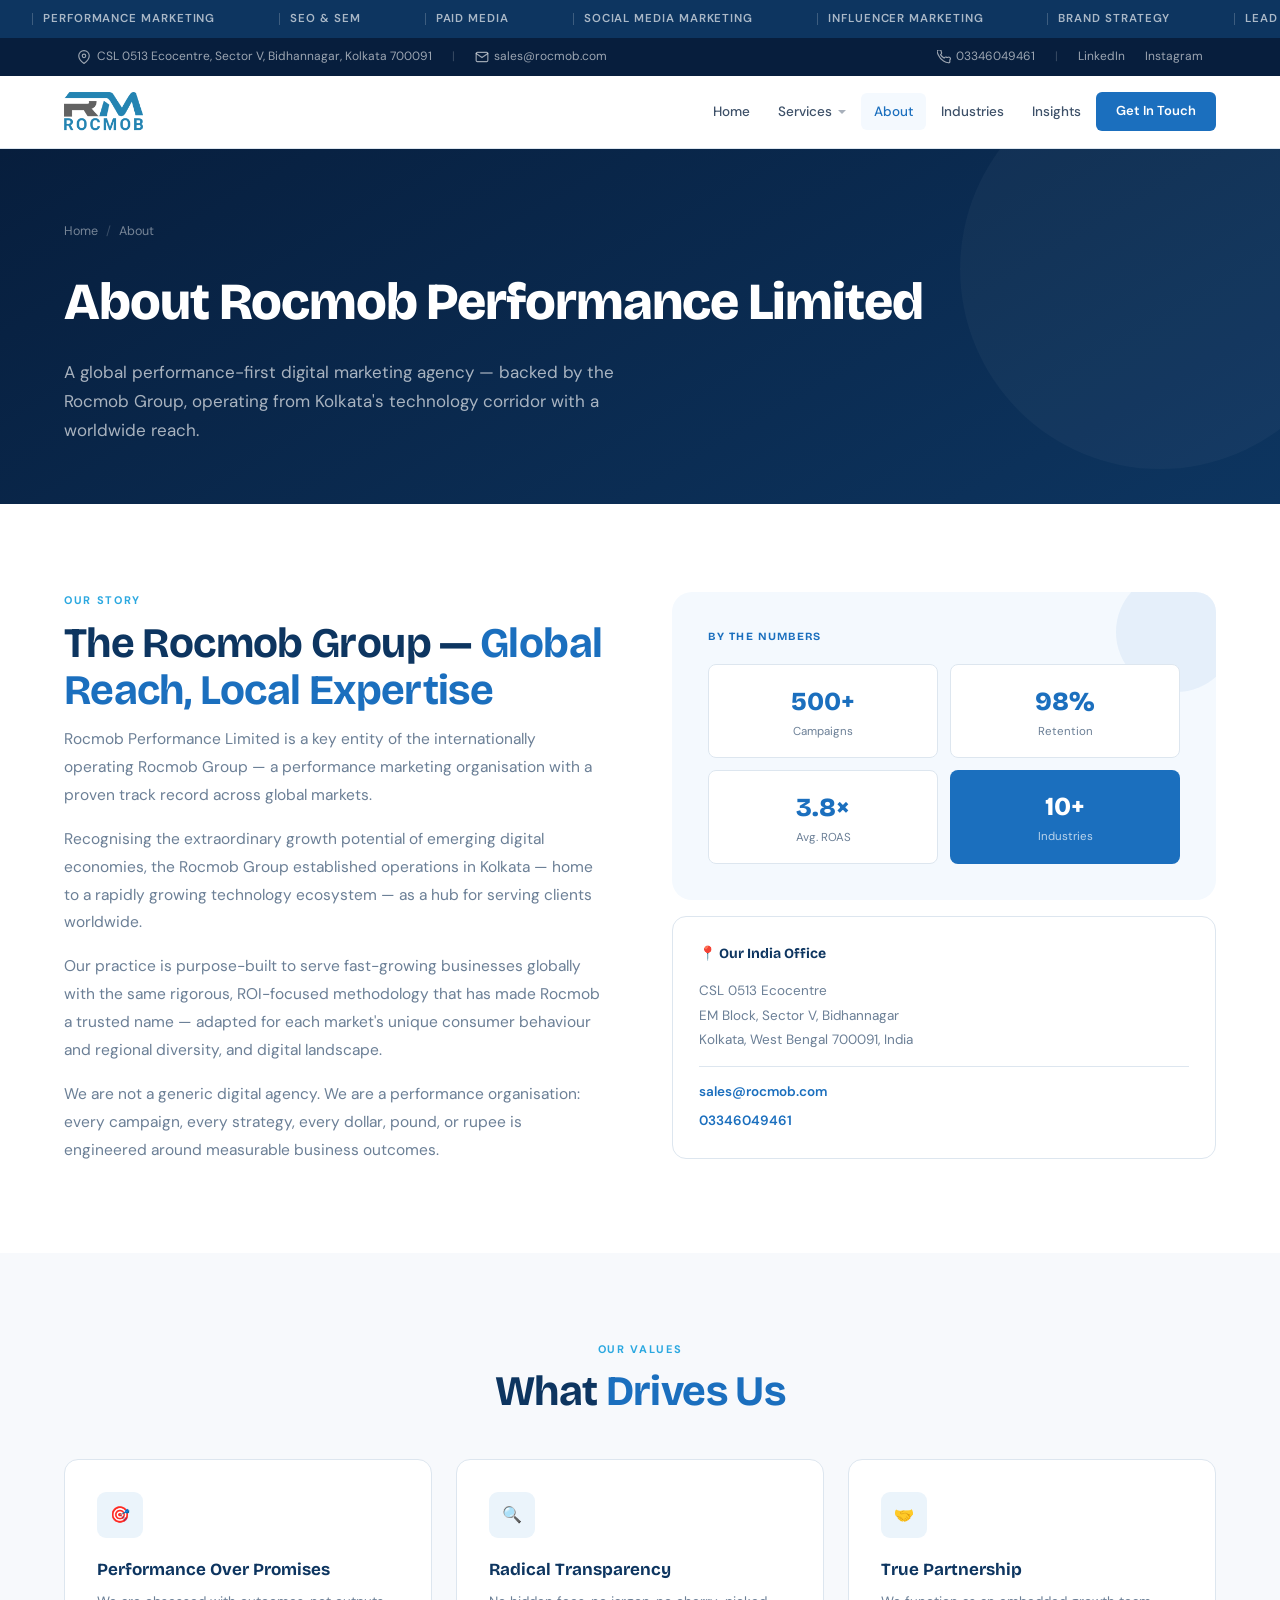
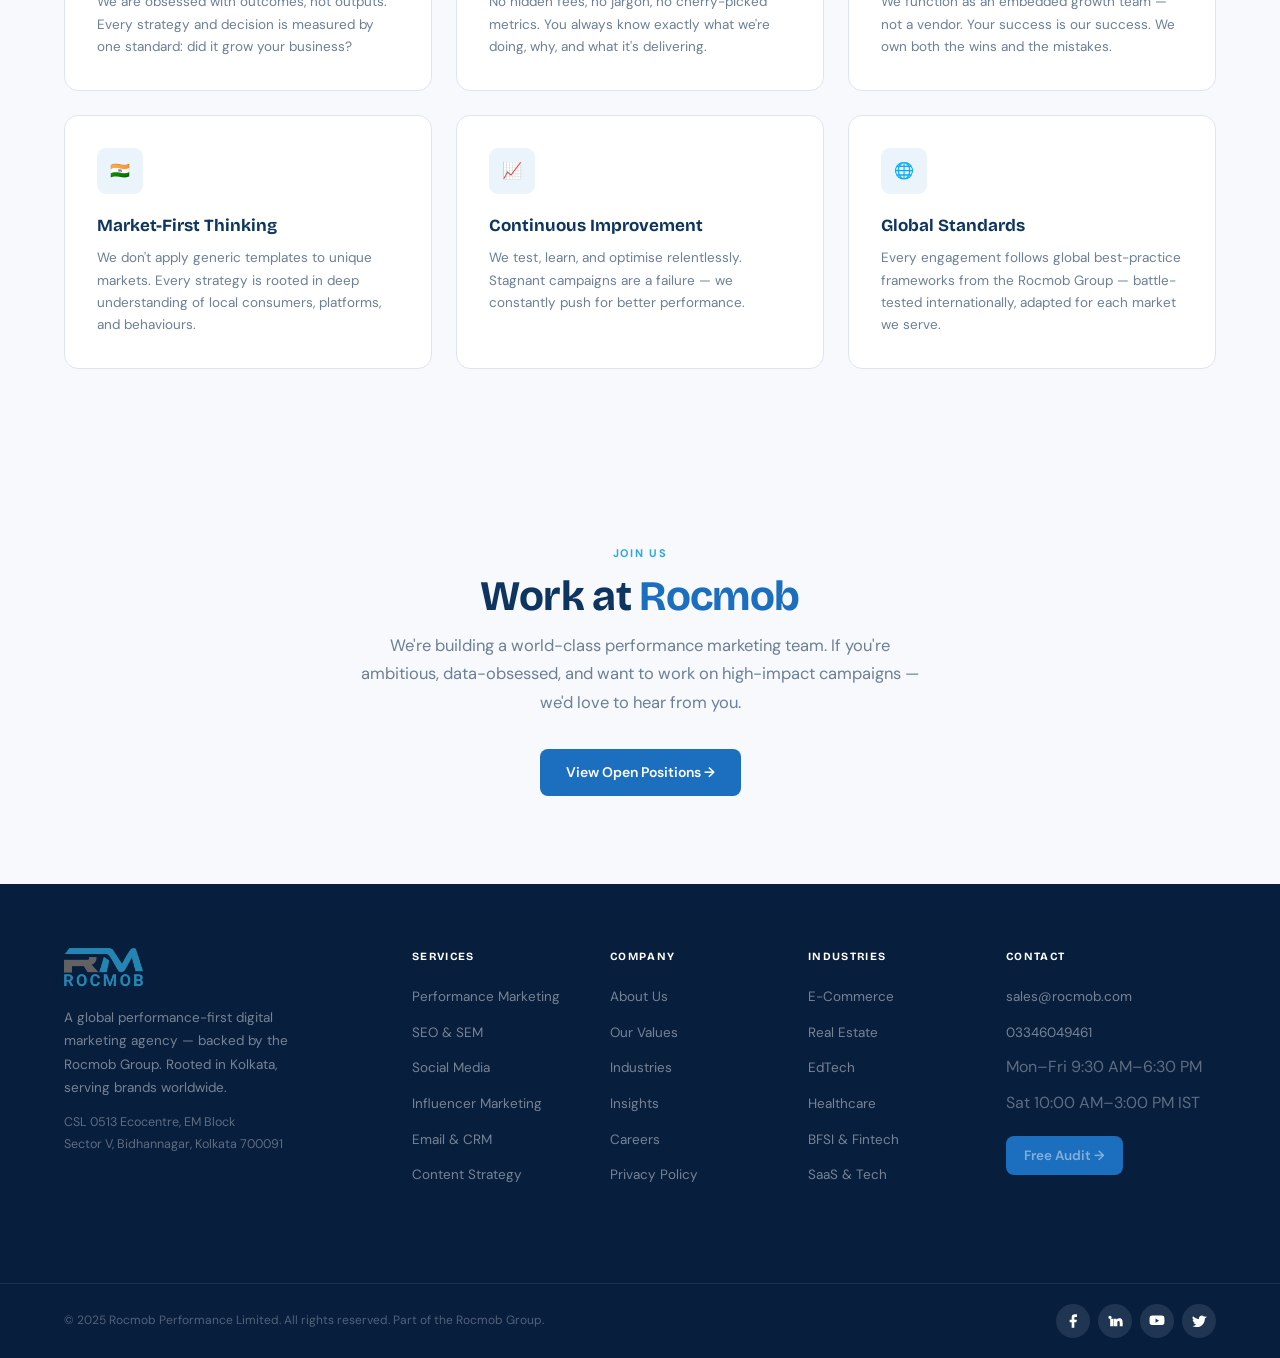
<file: about.html>
<!DOCTYPE html>
<html lang="en">

<head>
    <meta charset="UTF-8">
    <meta name="viewport" content="width=device-width,initial-scale=1">
    <title>About – Rocmob Performance Limited — Global Performance Marketing Agency</title>
    <link rel="stylesheet" href="_shared.css">
    <style>
        /* About page responsive */
        
        @media (max-width: 768px) {
            .sec .wrap .g2[style],
            .sec .wrap>div[style*="gap:64px"] {
                display: flex !important;
                flex-direction: column !important;
                gap: 28px !important;
            }
            /* Numbers grid inside about card */
            div[style*="grid-template-columns:1fr 1fr"] {
                display: grid !important;
                grid-template-columns: 1fr 1fr !important;
            }
            /* Sister brand inline-flex */
            div[style*="display:inline-flex"] {
                display: flex !important;
                flex-wrap: wrap !important;
                justify-content: center !important;
                gap: 12px !important;
            }
        }
    </style>
</head>

<body>
    <div class="ticker">
        <div class="tk-track"><span class="tk-item">Performance Marketing</span><span class="tk-item">SEO &amp; SEM</span><span class="tk-item">Paid Media</span><span class="tk-item">Social Media Marketing</span><span class="tk-item">Influencer Marketing</span><span class="tk-item">Brand Strategy</span>
            <span class="tk-item">Lead Generation</span><span class="tk-item">Email &amp; CRM</span><span class="tk-item">Content Marketing</span><span class="tk-item">Conversion Optimisation</span><span class="tk-item">Google Ads</span><span class="tk-item">Meta Advertising</span>
            <span class="tk-item">Performance Marketing</span><span class="tk-item">SEO &amp; SEM</span><span class="tk-item">Paid Media</span><span class="tk-item">Social Media Marketing</span><span class="tk-item">Influencer Marketing</span><span class="tk-item">Brand Strategy</span>
            <span class="tk-item">Lead Generation</span><span class="tk-item">Email &amp; CRM</span><span class="tk-item">Content Marketing</span><span class="tk-item">Conversion Optimisation</span><span class="tk-item">Google Ads</span><span class="tk-item">Meta Advertising</span></div>
    </div>
    <div class="topbar">
        <div class="topbar-l">
            <a href="https://maps.app.goo.gl/XQaKYKdHNQYxbWKZ6" target="_blank" rel="noopener" style="display:flex;align-items:center;gap:6px;"><svg width="14" height="14" viewBox="0 0 24 24" fill="none" stroke="currentColor" stroke-width="2" stroke-linecap="round" stroke-linejoin="round" style="flex-shrink:0;"><path d="M21 10c0 7-9 13-9 13s-9-6-9-13a9 9 0 0118 0z"/><circle cx="12" cy="10" r="3"/></svg> CSL 0513 Ecocentre, Sector V, Bidhannagar, Kolkata 700091</a>
            <span class="sep">|</span><a href="mailto:sales@rocmob.com" style="display:flex;align-items:center;gap:5px;"><svg width="14" height="14" viewBox="0 0 24 24" fill="none" stroke="currentColor" stroke-width="2" stroke-linecap="round" stroke-linejoin="round" style="flex-shrink:0;"><path d="M4 4h16c1.1 0 2 .9 2 2v12c0 1.1-.9 2-2 2H4c-1.1 0-2-.9-2-2V6c0-1.1.9-2 2-2z"/><polyline points="22,6 12,13 2,6"/></svg>sales@rocmob.com</a>
        </div>
        <div class="topbar-r">
            <a href="tel:03346049461" style="display:flex;align-items:center;gap:5px;"><svg width="14" height="14" viewBox="0 0 24 24" fill="none" stroke="currentColor" stroke-width="2" stroke-linecap="round" stroke-linejoin="round" style="flex-shrink:0;"><path d="M22 16.92v3a2 2 0 01-2.18 2 19.79 19.79 0 01-8.63-3.07A19.5 19.5 0 013.07 9.81 19.79 19.79 0 01.1 1.18 2 2 0 012.09 0h3a2 2 0 012 1.72c.127.96.361 1.903.7 2.81a2 2 0 01-.45 2.11L6.09 7.91a16 16 0 006 6l1.27-1.27a2 2 0 012.11-.45c.907.339 1.85.573 2.81.7A2 2 0 0122 16.92z"/></svg>03346049461</a>
            <span class="sep">|</span><a href="#">LinkedIn</a><a href="#">Instagram</a>
        </div>
    </div>
    <header>
        <div class="hdr-inner">
            <a href="index.html" style="display:flex;align-items:center;gap:11px;text-decoration:none;flex-shrink:0;">
                <img src="rocmob logo.png" alt="Rocmob Logo" class="nav-logo">
            </a>
            <nav>
                <ul>
                    <li><a href="index.html">Home</a></li>
                    <li class="has-dd"><a href="services.html">Services</a>
                        <div class="dd">
                            <a href="services.html#perf"><span class="dd-ico">📊</span>Performance Marketing</a>
                            <a href="services.html#seo"><span class="dd-ico">🔍</span>SEO &amp; Search</a>
                            <a href="services.html#social"><span class="dd-ico">📱</span>Social Media</a>
                            <a href="services.html#influencer"><span class="dd-ico">🤝</span>Influencer Marketing</a>
                            <a href="services.html#email"><span class="dd-ico">📧</span>Email &amp; CRM</a>
                            <a href="services.html#content"><span class="dd-ico">✍️</span>Content Strategy</a>
                        </div>
                    </li>
                    <li><a href="about.html" class="act">About</a></li>
                    <li><a href="industries.html">Industries</a></li>
                    <li><a href="blog.html">Insights</a></li>
                    <li><a href="contact.html" class="nav-cta">Get In Touch</a></li>
                </ul>
            </nav>
            <button class="nav-burger" id="navBurger" aria-label="Open menu">
                <span></span>
                <span></span>
                <span></span>
            </button>
        </div>
    </header>
    <!-- Mobile Nav Overlay -->
    <div class="mob-nav" id="mobNav">
        <div class="mob-backdrop" id="mobBackdrop"></div>
        <div class="mob-drawer">
            <div class="mob-hdr">
                <a href="index.html" style="display:flex;align-items:center;gap:10px;text-decoration:none;">
                    <img src="rocmob logo.png" alt="Rocmob" class="nav-logo" style="height:34px;">
                </a>
                <button class="mob-close" id="mobClose" aria-label="Close menu">
                    <svg width="16" height="16" viewBox="0 0 24 24" fill="none" stroke="currentColor" stroke-width="2.2" stroke-linecap="round"><line x1="18" y1="6" x2="6" y2="18"/><line x1="6" y1="6" x2="18" y2="18"/></svg>
                </button>
            </div>
            <div class="mob-links">
                <a href="index.html">Home</a>
                <div class="mob-parent" id="mobSvcToggle">
                    Services
                    <svg class="mob-chevron" id="mobSvcChevron" viewBox="0 0 24 24"><polyline points="6 9 12 15 18 9"/></svg>
                </div>
                <div class="mob-sub" id="mobSvcSub">
                    <a href="services.html#perf"><span class="dd-ico"><svg viewBox="0 0 24 24"><polyline points="22 12 18 12 15 21 9 3 6 12 2 12"/></svg></span>Performance Marketing</a>
                    <a href="services.html#seo"><span class="dd-ico"><svg viewBox="0 0 24 24"><circle cx="11" cy="11" r="8"/><line x1="21" y1="21" x2="16.65" y2="16.65"/></svg></span>SEO &amp; Search</a>
                    <a href="services.html#social"><span class="dd-ico"><svg viewBox="0 0 24 24"><path d="M18 2h-3a5 5 0 00-5 5v3H7v4h3v8h4v-8h3l1-4h-4V7a1 1 0 011-1h3z"/></svg></span>Social Media</a>
                    <a href="services.html#influencer"><span class="dd-ico"><svg viewBox="0 0 24 24"><path d="M17 21v-2a4 4 0 00-4-4H5a4 4 0 00-4 4v2"/><circle cx="9" cy="7" r="4"/><path d="M23 21v-2a4 4 0 00-3-3.87"/><path d="M16 3.13a4 4 0 010 7.75"/></svg></span>Influencer Marketing</a>
                    <a href="services.html#email"><span class="dd-ico"><svg viewBox="0 0 24 24"><path d="M4 4h16c1.1 0 2 .9 2 2v12c0 1.1-.9 2-2 2H4c-1.1 0-2-.9-2-2V6c0-1.1.9-2 2-2z"/><polyline points="22,6 12,13 2,6"/></svg></span>Email &amp; CRM</a>
                    <a href="services.html#content"><span class="dd-ico"><svg viewBox="0 0 24 24"><path d="M14 2H6a2 2 0 00-2 2v16a2 2 0 002 2h12a2 2 0 002-2V8z"/><polyline points="14 2 14 8 20 8"/><line x1="16" y1="13" x2="8" y2="13"/><line x1="16" y1="17" x2="8" y2="17"/></svg></span>Content Strategy</a>
                </div>
                <div class="mob-divider"></div>
                <a href="about.html">About Us</a>
                <a href="industries.html">Industries</a>
                <a href="blog.html">Insights</a>
                <div class="mob-divider"></div>
                <a href="contact.html" style="background:var(--blue);color:#fff;font-weight:600;justify-content:center;">Get In Touch →</a>
            </div>
            <div class="mob-foot">
                <div class="mob-contact">
                    <a href="mailto:sales@rocmob.com">
                        <svg viewBox="0 0 24 24"><path d="M4 4h16c1.1 0 2 .9 2 2v12c0 1.1-.9 2-2 2H4c-1.1 0-2-.9-2-2V6c0-1.1.9-2 2-2z"/><polyline points="22,6 12,13 2,6"/></svg> sales@rocmob.com
                    </a>
                    <a href="tel:03346049461">
                        <svg viewBox="0 0 24 24"><path d="M22 16.92v3a2 2 0 01-2.18 2 19.79 19.79 0 01-8.63-3.07A19.5 19.5 0 013.07 9.81 19.79 19.79 0 01.1 1.18 2 2 0 012.09 0h3a2 2 0 012 1.72c.127.96.361 1.903.7 2.81a2 2 0 01-.45 2.11L6.09 7.91a16 16 0 006 6l1.27-1.27a2 2 0 012.11-.45c.907.339 1.85.573 2.81.7A2 2 0 0122 16.92z"/></svg>                        033 4604 9461
                    </a>
                </div>
                <p style="font-size:11.5px;color:var(--muted);">Mon–Fri 9:30 AM–6:30 PM IST</p>
            </div>
        </div>
    </div>


    <section class="pg-hero">
        <div class="wrap" style="position:relative;z-index:1;">
            <div class="bc"><a href="index.html">Home</a><span class="bc-sep">/</span><span>About</span></div>
            <h1 style="font-family:'Bricolage Grotesque',sans-serif;font-size:clamp(34px,5vw,52px);font-weight:800;color:#fff;margin-bottom:14px;letter-spacing:-.02em;">About Rocmob Performance Limited</h1>
            <p style="font-size:17px;color:rgba(255,255,255,0.65);max-width:600px;line-height:1.7;">A global performance-first digital marketing agency — backed by the Rocmob Group, operating from Kolkata's technology corridor with a worldwide reach.</p>
        </div>
    </section>

    <section class="sec">
        <div class="wrap">
            <div class="g2" style="gap:64px;align-items:start;">
                <div>
                    <span class="lbl">Our Story</span>
                    <h2 class="hd">The Rocmob Group — <span>Global Reach, Local Expertise</span></h2>
                    <p style="color:var(--muted);line-height:1.8;font-size:15.5px;margin-bottom:16px;">Rocmob Performance Limited is a key entity of the internationally operating Rocmob Group — a performance marketing organisation with a proven track record across global markets.</p>
                    <p style="color:var(--muted);line-height:1.8;font-size:15.5px;margin-bottom:16px;">Recognising the extraordinary growth potential of emerging digital economies, the Rocmob Group established operations in Kolkata — home to a rapidly growing technology ecosystem — as a hub for serving clients worldwide.</p>
                    <p style="color:var(--muted);line-height:1.8;font-size:15.5px;margin-bottom:16px;">Our practice is purpose-built to serve fast-growing businesses globally with the same rigorous, ROI-focused methodology that has made Rocmob a trusted name — adapted for each market's unique consumer behaviour and regional diversity,
                        and digital landscape.</p>
                    <p style="color:var(--muted);line-height:1.8;font-size:15.5px;">We are not a generic digital agency. We are a performance organisation: every campaign, every strategy, every dollar, pound, or rupee is engineered around measurable business outcomes.</p>
                </div>
                <div style="display:flex;flex-direction:column;gap:16px;">
                    <div style="background:var(--blue-xpale);border-radius:var(--r-xl);padding:36px;position:relative;overflow:hidden;">
                        <div style="position:absolute;top:-20px;right:-20px;width:120px;height:120px;background:rgba(27,111,190,0.07);border-radius:50%;"></div>
                        <div style="position:relative;z-index:1;">
                            <div style="font-family:'Bricolage Grotesque',sans-serif;font-size:11px;font-weight:700;color:var(--blue);margin-bottom:18px;letter-spacing:.1em;text-transform:uppercase;">By the Numbers</div>
                            <div style="display:grid;grid-template-columns:1fr 1fr;gap:12px;">
                                <div style="background:#fff;border-radius:var(--r);padding:16px;border:1px solid var(--border);text-align:center;">
                                    <div style="font-family:'Bricolage Grotesque',sans-serif;font-size:26px;font-weight:800;color:var(--blue);">500+</div>
                                    <div style="font-size:11.5px;color:var(--muted);">Campaigns</div>
                                </div>
                                <div style="background:#fff;border-radius:var(--r);padding:16px;border:1px solid var(--border);text-align:center;">
                                    <div style="font-family:'Bricolage Grotesque',sans-serif;font-size:26px;font-weight:800;color:var(--blue);">98%</div>
                                    <div style="font-size:11.5px;color:var(--muted);">Retention</div>
                                </div>
                                <div style="background:#fff;border-radius:var(--r);padding:16px;border:1px solid var(--border);text-align:center;">
                                    <div style="font-family:'Bricolage Grotesque',sans-serif;font-size:26px;font-weight:800;color:var(--blue);">3.8×</div>
                                    <div style="font-size:11.5px;color:var(--muted);">Avg. ROAS</div>
                                </div>
                                <div style="background:var(--blue);border-radius:var(--r);padding:16px;text-align:center;">
                                    <div style="font-family:'Bricolage Grotesque',sans-serif;font-size:26px;font-weight:800;color:#fff;">10+</div>
                                    <div style="font-size:11.5px;color:rgba(255,255,255,0.7);">Industries</div>
                                </div>
                            </div>
                        </div>
                    </div>
                    <div style="background:#fff;border:1px solid var(--border);border-radius:var(--r-lg);padding:26px;">
                        <h4 style="font-family:'Bricolage Grotesque',sans-serif;font-size:14px;font-weight:700;color:var(--blue-dk);margin-bottom:14px;">📍 Our India Office</h4>
                        <p style="font-size:13.5px;color:var(--muted);line-height:1.8;">CSL 0513 Ecocentre<br>EM Block, Sector V, Bidhannagar<br>Kolkata, West Bengal 700091, India</p>
                        <div style="margin-top:14px;padding-top:14px;border-top:1px solid var(--border);">
                            <a href="mailto:sales@rocmob.com" style="color:var(--blue);font-size:13.5px;text-decoration:none;font-weight:600;display:block;margin-bottom:4px;">sales@rocmob.com</a>
                            <a href="tel:03346049461" style="color:var(--blue);font-size:13.5px;text-decoration:none;font-weight:600;">03346049461</a>
                        </div>
                    </div>
                </div>
            </div>
        </div>
    </section>

    <section class="sec sec-alt" id="values">
        <div class="wrap">
            <div style="text-align:center;margin-bottom:44px;">
                <span class="lbl">Our Values</span>
                <h2 class="hd">What <span>Drives Us</span></h2>
            </div>
            <div class="g3">
                <div class="card">
                    <div class="card-ico">🎯</div>
                    <h3 class="sh">Performance Over Promises</h3>
                    <p style="font-size:13.5px;color:var(--muted);line-height:1.65;">We are obsessed with outcomes, not outputs. Every strategy and decision is measured by one standard: did it grow your business?</p>
                </div>
                <div class="card">
                    <div class="card-ico">🔍</div>
                    <h3 class="sh">Radical Transparency</h3>
                    <p style="font-size:13.5px;color:var(--muted);line-height:1.65;">No hidden fees, no jargon, no cherry-picked metrics. You always know exactly what we're doing, why, and what it's delivering.</p>
                </div>
                <div class="card">
                    <div class="card-ico">🤝</div>
                    <h3 class="sh">True Partnership</h3>
                    <p style="font-size:13.5px;color:var(--muted);line-height:1.65;">We function as an embedded growth team — not a vendor. Your success is our success. We own both the wins and the mistakes.</p>
                </div>
                <div class="card">
                    <div class="card-ico">🇮🇳</div>
                    <h3 class="sh">Market-First Thinking</h3>
                    <p style="font-size:13.5px;color:var(--muted);line-height:1.65;">We don't apply generic templates to unique markets. Every strategy is rooted in deep understanding of local consumers, platforms, and behaviours.</p>
                </div>
                <div class="card">
                    <div class="card-ico">📈</div>
                    <h3 class="sh">Continuous Improvement</h3>
                    <p style="font-size:13.5px;color:var(--muted);line-height:1.65;">We test, learn, and optimise relentlessly. Stagnant campaigns are a failure — we constantly push for better performance.</p>
                </div>
                <div class="card">
                    <div class="card-ico">🌐</div>
                    <h3 class="sh">Global Standards</h3>
                    <p style="font-size:13.5px;color:var(--muted);line-height:1.65;">Every engagement follows global best-practice frameworks from the Rocmob Group — battle-tested internationally, adapted for each market we serve.</p>
                </div>
            </div>
        </div>
    </section>



    <section class="sec sec-alt" id="careers">
        <div class="wrap" style="text-align:center;">
            <span class="lbl">Join Us</span>
            <h2 class="hd">Work at <span>Rocmob</span></h2>
            <p class="sub" style="margin:0 auto 32px;">We're building a world-class performance marketing team. If you're ambitious, data-obsessed, and want to work on high-impact campaigns — we'd love to hear from you.</p>
            <a href="contact.html" class="btn btn-primary">View Open Positions →</a>
        </div>
    </section>

    <footer>
        <div class="ft-main">
            <div class="ft-grid">
                <div class="ft-brand">
                    <a href="index.html" style="display:flex;align-items:center;gap:11px;text-decoration:none;flex-shrink:0;">

                        <img src="rocmob logo.png" alt="Rocmob Logo" class="nav-logo">
                    </a>
                    <p>A global performance-first digital marketing agency — backed by the Rocmob Group. Rooted in Kolkata, serving brands worldwide.</p>
                    <p style="margin-top:12px;font-size:12.5px;color:rgba(255,255,255,0.35);">CSL 0513 Ecocentre, EM Block<br>Sector V, Bidhannagar, Kolkata 700091</p>
                </div>
                <div class="ft-col">
                    <h5>Services</h5>
                    <ul>
                        <li><a href="services.html#perf">Performance Marketing</a></li>
                        <li><a href="services.html#seo">SEO &amp; SEM</a></li>
                        <li><a href="services.html#social">Social Media</a></li>
                        <li><a href="services.html#influencer">Influencer Marketing</a></li>
                        <li><a href="services.html#email">Email &amp; CRM</a></li>
                        <li><a href="services.html#content">Content Strategy</a></li>
                    </ul>
                </div>
                <div class="ft-col">
                    <h5>Company</h5>
                    <ul>
                        <li><a href="about.html">About Us</a></li>
                        <li><a href="about.html#values">Our Values</a></li>
                        <li><a href="industries.html">Industries</a></li>
                        <li><a href="blog.html">Insights</a></li>
                        <li><a href="contact.html">Careers</a></li>
                        <li><a href="#">Privacy Policy</a></li>
                    </ul>
                </div>
                <div class="ft-col">
                    <h5>Industries</h5>
                    <ul>
                        <li><a href="industries.html">E-Commerce</a></li>
                        <li><a href="industries.html">Real Estate</a></li>
                        <li><a href="industries.html">EdTech</a></li>
                        <li><a href="industries.html">Healthcare</a></li>
                        <li><a href="industries.html">BFSI &amp; Fintech</a></li>
                        <li><a href="industries.html">SaaS &amp; Tech</a></li>
                    </ul>
                </div>
                <div class="ft-col">
                    <h5>Contact</h5>
                    <ul>
                        <li><a href="mailto:sales@rocmob.com">sales@rocmob.com</a></li>
                        <li><a href="tel:03346049461">03346049461</a></li>
                        <li><span style="color:rgba(255,255,255,0.35)">Mon–Fri 9:30 AM–6:30 PM</span></li>
                        <li><span style="color:rgba(255,255,255,0.35)">Sat 10:00 AM–3:00 PM IST</span></li>
                    </ul>
                    <div style="margin-top:20px;"><a href="contact.html" class="btn btn-primary btn-sm">Free Audit →</a></div>
                </div>
            </div>
        </div>
        <div class="ft-bot">
            <p>© 2025 Rocmob Performance Limited. All rights reserved. Part of the Rocmob Group.</p>
            <div class="soc">
                <!-- Facebook -->
                <a href="#" aria-label="Facebook" class="social-icon facebook">
                    <svg width="16" height="16" viewBox="0 0 24 24" fill="currentColor">
    <path d="M18 2h-3a5 5 0 00-5 5v3H7v4h3v8h4v-8h3l1-4h-4V7a1 1 0 011-1h3z"/>
  </svg>
                </a>

                <!-- LinkedIn -->
                <a href="#" aria-label="LinkedIn" class="social-icon linkedin">
                    <svg width="16" height="16" viewBox="0 0 24 24" fill="currentColor">
    <path d="M6.94 6.5A2.44 2.44 0 114.5 4.06a2.44 2.44 0 012.44 2.44zM4.75 8.75h4.38V20H4.75zM9.75 8.75h4.2v1.54h.06c.59-1.12 2.03-2.3 4.18-2.3 4.47 0 5.29 2.94 5.29 6.76V20h-4.38v-5.06c0-1.21-.02-2.76-1.68-2.76-1.68 0-1.94 1.31-1.94 2.67V20H9.75z"/>
  </svg>
                </a>

                <!-- YouTube -->
                <a href="#" aria-label="YouTube" class="social-icon youtube">
                    <svg width="16" height="16" viewBox="0 0 24 24" fill="currentColor">
    <path d="M23 7s-.2-1.43-.82-2.06c-.78-.83-1.66-.83-2.06-.88C17.2 3.9 12 3.9 12 3.9h-.01s-5.2 0-8.12.16c-.4.05-1.28.05-2.06.88C1.2 5.57 1 7 1 7S.8 8.68.8 10.36v1.27C.8 13.32 1 15 1 15s.2 1.43.82 2.06c.78.83 1.8.8 2.26.89C6.8 18.1 12 18.1 12 18.1s5.2 0 8.12-.16c.4-.05 1.28-.05 2.06-.88.62-.63.82-2.06.82-2.06s.2-1.68.2-3.36v-1.27C23.2 8.68 23 7 23 7zM9.75 14.57V8.43l5.4 3.07-5.4 3.07z"/>
  </svg>
                </a>

                <!-- Twitter -->
                <a href="#" aria-label="Twitter" class="social-icon twitter">
                    <svg width="16" height="16" viewBox="0 0 24 24" fill="currentColor">
    <path d="M22.46 6c-.77.35-1.6.58-2.46.69a4.3 4.3 0 001.88-2.37 8.59 8.59 0 01-2.72 1.04 4.28 4.28 0 00-7.29 3.9A12.14 12.14 0 013 4.79a4.28 4.28 0 001.32 5.72 4.22 4.22 0 01-1.94-.54v.05a4.29 4.29 0 003.43 4.2 4.29 4.29 0 01-1.93.07 4.29 4.29 0 004 2.98A8.6 8.6 0 012 19.54 12.13 12.13 0 008.56 21c7.87 0 12.17-6.52 12.17-12.17 0-.18 0-.36-.01-.53A8.7 8.7 0 0024 5.1a8.48 8.48 0 01-2.54.7z"/>
  </svg>
                </a>
            </div>
        </div>
    </footer>
    <script>
        // Mobile nav
        (function() {
            var burger = document.getElementById('navBurger');
            var mobNav = document.getElementById('mobNav');
            var mobClose = document.getElementById('mobClose');
            var mobBackdrop = document.getElementById('mobBackdrop');
            var mobSvcToggle = document.getElementById('mobSvcToggle');
            var mobSvcSub = document.getElementById('mobSvcSub');
            var mobSvcChevron = document.getElementById('mobSvcChevron');

            function openNav() {
                mobNav.classList.add('open');
                document.body.style.overflow = 'hidden';
                burger.classList.add('open');
            }

            function closeNav() {
                mobNav.classList.remove('open');
                document.body.style.overflow = '';
                burger.classList.remove('open');
            }
            if (burger) burger.addEventListener('click', openNav);
            if (mobClose) mobClose.addEventListener('click', closeNav);
            if (mobBackdrop) mobBackdrop.addEventListener('click', closeNav);
            if (mobSvcToggle) {
                mobSvcToggle.addEventListener('click', function() {
                    mobSvcSub.classList.toggle('open');
                    mobSvcChevron.classList.toggle('open');
                });
            }
        })();
    </script>
</body>

</html>
</file>
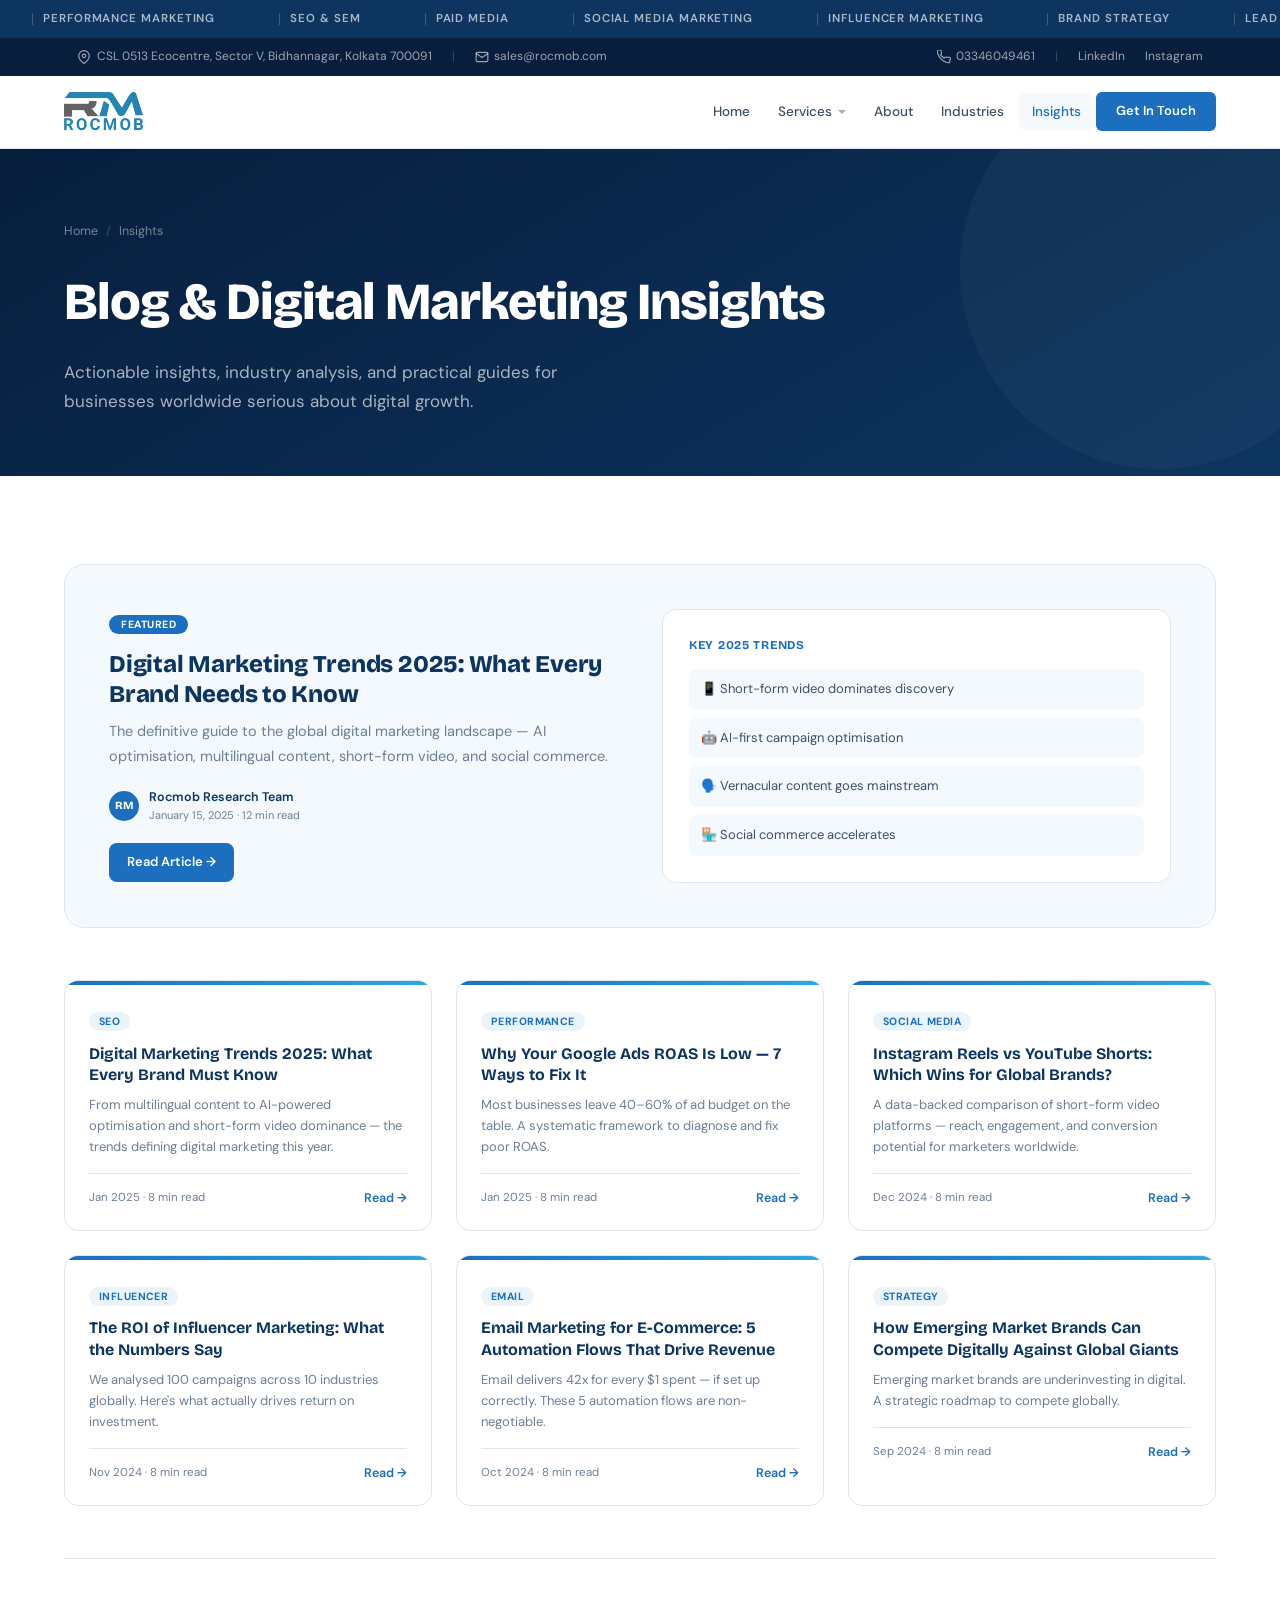
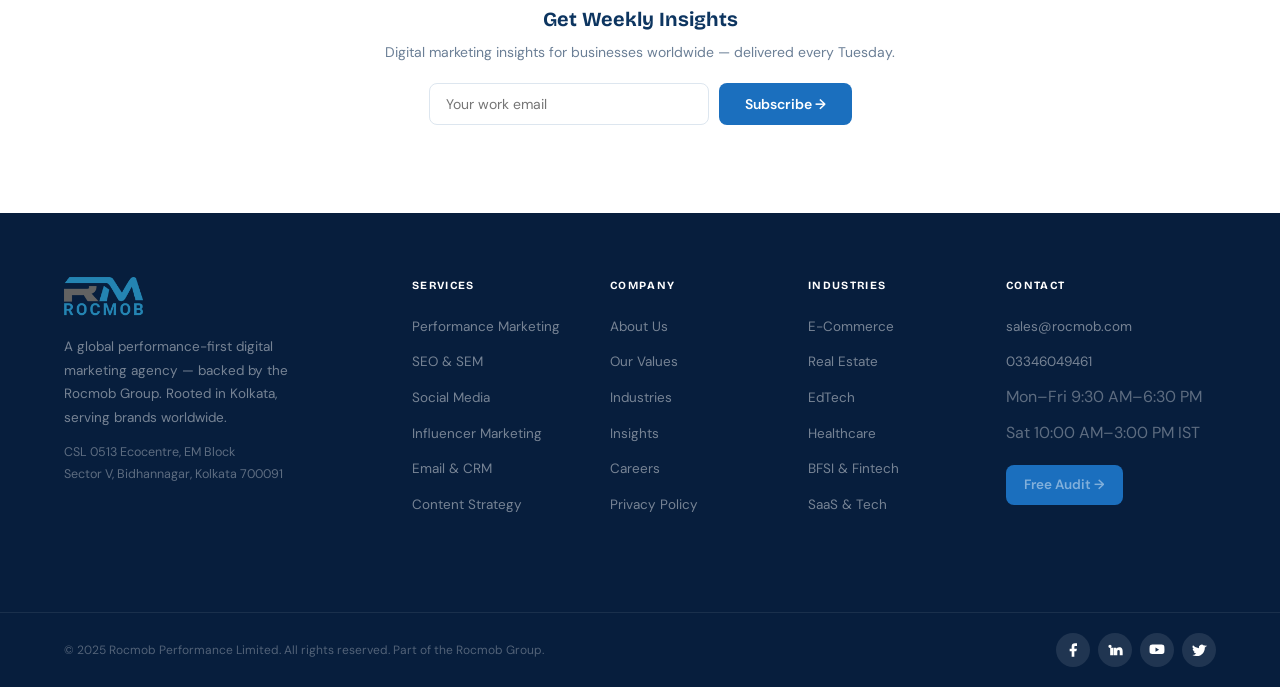
<file: blog.html>
<!DOCTYPE html>
<html lang="en">

<head>
    <meta charset="UTF-8">
    <meta name="viewport" content="width=device-width,initial-scale=1">
    <title>Insights – Digital Marketing Blog — Rocmob Performance Limited</title>
    <link rel="stylesheet" href="_shared.css">
    <style>
        .post-card {
            background: #fff;
            border: 1px solid var(--border);
            border-radius: var(--r-lg);
            overflow: hidden;
            transition: all .2s;
        }
        
        .post-card:hover {
            box-shadow: var(--sh-md);
            transform: translateY(-3px);
        }
        
        .post-stripe {
            height: 4px;
            background: linear-gradient(90deg, var(--blue), var(--blue-lt));
        }
        
        .post-body {
            padding: 22px 24px;
        }
        
        .post-tag {
            background: var(--blue-pale);
            color: var(--blue);
            font-size: 10.5px;
            font-weight: 700;
            padding: 3px 10px;
            border-radius: 100px;
            letter-spacing: .04em;
            text-transform: uppercase;
        }
        
        .post-body h3 {
            font-family: 'Bricolage Grotesque', sans-serif;
            font-size: 16px;
            font-weight: 700;
            color: var(--blue-dk);
            margin: 10px 0 8px;
            line-height: 1.35;
        }
        
        .post-body p {
            font-size: 13px;
            color: var(--muted);
            line-height: 1.62;
        }
        
        .post-foot {
            margin-top: 16px;
            padding-top: 14px;
            border-top: 1px solid var(--border);
            display: flex;
            justify-content: space-between;
            align-items: center;
        }
        
        .post-foot span {
            font-size: 11.5px;
            color: var(--muted);
        }
        
        .post-foot a {
            color: var(--blue);
            font-size: 12.5px;
            font-weight: 600;
            text-decoration: none;
        }
    </style>
</head>

<body>
    <div class="ticker">
        <div class="tk-track"><span class="tk-item">Performance Marketing</span><span class="tk-item">SEO &amp; SEM</span><span class="tk-item">Paid Media</span><span class="tk-item">Social Media Marketing</span><span class="tk-item">Influencer Marketing</span><span class="tk-item">Brand Strategy</span>
            <span class="tk-item">Lead Generation</span><span class="tk-item">Email &amp; CRM</span><span class="tk-item">Content Marketing</span><span class="tk-item">Conversion Optimisation</span><span class="tk-item">Google Ads</span><span class="tk-item">Meta Advertising</span>
            <span class="tk-item">Performance Marketing</span><span class="tk-item">SEO &amp; SEM</span><span class="tk-item">Paid Media</span><span class="tk-item">Social Media Marketing</span><span class="tk-item">Influencer Marketing</span><span class="tk-item">Brand Strategy</span>
            <span class="tk-item">Lead Generation</span><span class="tk-item">Email &amp; CRM</span><span class="tk-item">Content Marketing</span><span class="tk-item">Conversion Optimisation</span><span class="tk-item">Google Ads</span><span class="tk-item">Meta Advertising</span></div>
    </div>
    <div class="topbar">
        <div class="topbar-l">
            <a href="https://maps.app.goo.gl/XQaKYKdHNQYxbWKZ6" target="_blank" rel="noopener" style="display:flex;align-items:center;gap:6px;"><svg width="14" height="14" viewBox="0 0 24 24" fill="none" stroke="currentColor" stroke-width="2" stroke-linecap="round" stroke-linejoin="round" style="flex-shrink:0;"><path d="M21 10c0 7-9 13-9 13s-9-6-9-13a9 9 0 0118 0z"/><circle cx="12" cy="10" r="3"/></svg> CSL 0513 Ecocentre, Sector V, Bidhannagar, Kolkata 700091</a>
            <span class="sep">|</span><a href="mailto:sales@rocmob.com" style="display:flex;align-items:center;gap:5px;"><svg width="14" height="14" viewBox="0 0 24 24" fill="none" stroke="currentColor" stroke-width="2" stroke-linecap="round" stroke-linejoin="round" style="flex-shrink:0;"><path d="M4 4h16c1.1 0 2 .9 2 2v12c0 1.1-.9 2-2 2H4c-1.1 0-2-.9-2-2V6c0-1.1.9-2 2-2z"/><polyline points="22,6 12,13 2,6"/></svg>sales@rocmob.com</a>
        </div>
        <div class="topbar-r">
            <a href="tel:03346049461" style="display:flex;align-items:center;gap:5px;"><svg width="14" height="14" viewBox="0 0 24 24" fill="none" stroke="currentColor" stroke-width="2" stroke-linecap="round" stroke-linejoin="round" style="flex-shrink:0;"><path d="M22 16.92v3a2 2 0 01-2.18 2 19.79 19.79 0 01-8.63-3.07A19.5 19.5 0 013.07 9.81 19.79 19.79 0 01.1 1.18 2 2 0 012.09 0h3a2 2 0 012 1.72c.127.96.361 1.903.7 2.81a2 2 0 01-.45 2.11L6.09 7.91a16 16 0 006 6l1.27-1.27a2 2 0 012.11-.45c.907.339 1.85.573 2.81.7A2 2 0 0122 16.92z"/></svg>03346049461</a>
            <span class="sep">|</span><a href="#">LinkedIn</a><a href="#">Instagram</a>
        </div>
    </div>
    <header>
        <div class="hdr-inner">
             <a href="index.html" style="display:flex;align-items:center;gap:11px;text-decoration:none;flex-shrink:0;">
                
                <img src="rocmob logo.png" alt="Rocmob Logo" class="nav-logo">
            </a>
            <nav>
                <ul>
                    <li><a href="index.html">Home</a></li>
                    <li class="has-dd"><a href="services.html">Services</a>
                        <div class="dd">
                            <a href="services.html#perf"><span class="dd-ico">📊</span>Performance Marketing</a>
                            <a href="services.html#seo"><span class="dd-ico">🔍</span>SEO &amp; Search</a>
                            <a href="services.html#social"><span class="dd-ico">📱</span>Social Media</a>
                            <a href="services.html#influencer"><span class="dd-ico">🤝</span>Influencer Marketing</a>
                            <a href="services.html#email"><span class="dd-ico">📧</span>Email &amp; CRM</a>
                            <a href="services.html#content"><span class="dd-ico">✍️</span>Content Strategy</a>
                        </div>
                    </li>
                    <li><a href="about.html">About</a></li>
                    <li><a href="industries.html">Industries</a></li>
                    <li><a href="blog.html" class="act">Insights</a></li>
                    <li><a href="contact.html" class="nav-cta">Get In Touch</a></li>
                </ul>
            </nav>
        </div>
    </header>

    <section class="pg-hero">
        <div class="wrap" style="position:relative;z-index:1;">
            <div class="bc"><a href="index.html">Home</a><span class="bc-sep">/</span><span>Insights</span></div>
            <h1 style="font-family:'Bricolage Grotesque',sans-serif;font-size:clamp(34px,5vw,52px);font-weight:800;color:#fff;margin-bottom:14px;letter-spacing:-.02em;">Blog &amp; Digital Marketing Insights</h1>
            <p style="font-size:17px;color:rgba(255,255,255,0.65);max-width:560px;line-height:1.7;">Actionable insights, industry analysis, and practical guides for businesses worldwide serious about digital growth.</p>
        </div>
    </section>

    <section class="sec">
        <div class="wrap">
            <!-- Featured -->
            <div style="background:var(--blue-xpale);border-radius:var(--r-xl);padding:44px;display:grid;grid-template-columns:1fr 1fr;gap:44px;align-items:center;margin-bottom:52px;border:1px solid var(--border);">
                <div>
                    <span style="background:var(--blue);color:#fff;font-size:10.5px;font-weight:700;padding:3px 12px;border-radius:100px;letter-spacing:.05em;text-transform:uppercase;">Featured</span>
                    <h2 style="font-family:'Bricolage Grotesque',sans-serif;font-size:24px;font-weight:800;color:var(--blue-dk);margin:14px 0 10px;line-height:1.25;letter-spacing:-.01em;">Digital Marketing Trends 2025: What Every Brand Needs to Know</h2>
                    <p style="font-size:14.5px;color:var(--muted);line-height:1.72;margin-bottom:18px;">The definitive guide to the global digital marketing landscape — AI optimisation, multilingual content, short-form video, and social commerce.</p>
                    <div style="display:flex;align-items:center;gap:10px;margin-bottom:18px;">
                        <div style="width:30px;height:30px;border-radius:50%;background:var(--blue);display:flex;align-items:center;justify-content:center;font-family:'Bricolage Grotesque',sans-serif;font-size:11px;font-weight:800;color:#fff;">RM</div>
                        <div>
                            <div style="font-size:12.5px;font-weight:600;color:var(--blue-dk);">Rocmob Research Team</div>
                            <div style="font-size:11px;color:var(--muted);">January 15, 2025 · 12 min read</div>
                        </div>
                    </div>
                    <a href="#" class="btn btn-primary btn-sm">Read Article →</a>
                </div>
                <div style="background:#fff;border-radius:var(--r-lg);padding:26px;border:1px solid var(--border);">
                    <div style="font-family:'Bricolage Grotesque',sans-serif;font-size:12px;font-weight:700;color:var(--blue);margin-bottom:14px;letter-spacing:.06em;text-transform:uppercase;">Key 2025 Trends</div>
                    <div style="display:flex;flex-direction:column;gap:8px;">
                        <div style="display:flex;align-items:center;gap:10px;padding:10px 12px;background:var(--blue-xpale);border-radius:var(--r);font-size:13px;color:var(--mid);">📱 Short-form video dominates discovery</div>
                        <div style="display:flex;align-items:center;gap:10px;padding:10px 12px;background:var(--blue-xpale);border-radius:var(--r);font-size:13px;color:var(--mid);">🤖 AI-first campaign optimisation</div>
                        <div style="display:flex;align-items:center;gap:10px;padding:10px 12px;background:var(--blue-xpale);border-radius:var(--r);font-size:13px;color:var(--mid);">🗣️ Vernacular content goes mainstream</div>
                        <div style="display:flex;align-items:center;gap:10px;padding:10px 12px;background:var(--blue-xpale);border-radius:var(--r);font-size:13px;color:var(--mid);">🏪 Social commerce accelerates</div>
                    </div>
                </div>
            </div>
            <!-- Grid -->
            <div class="g3">
                <div class="post-card">
                    <div class="post-stripe"></div>
                    <div class="post-body">
                        <span class="post-tag">SEO</span>
                        <h3>Digital Marketing Trends 2025: What Every Brand Must Know</h3>
                        <p>From multilingual content to AI-powered optimisation and short-form video dominance — the trends defining digital marketing this year.</p>
                        <div class="post-foot"><span>Jan 2025 · 8 min read</span><a href="#">Read →</a></div>
                    </div>
                </div>
                <div class="post-card">
                    <div class="post-stripe"></div>
                    <div class="post-body">
                        <span class="post-tag">Performance</span>
                        <h3>Why Your Google Ads ROAS Is Low — 7 Ways to Fix It</h3>
                        <p>Most businesses leave 40–60% of ad budget on the table. A systematic framework to diagnose and fix poor ROAS.</p>
                        <div class="post-foot"><span>Jan 2025 · 8 min read</span><a href="#">Read →</a></div>
                    </div>
                </div>
                <div class="post-card">
                    <div class="post-stripe"></div>
                    <div class="post-body">
                        <span class="post-tag">Social Media</span>
                        <h3>Instagram Reels vs YouTube Shorts: Which Wins for Global Brands?</h3>
                        <p>A data-backed comparison of short-form video platforms — reach, engagement, and conversion potential for marketers worldwide.</p>
                        <div class="post-foot"><span>Dec 2024 · 8 min read</span><a href="#">Read →</a></div>
                    </div>
                </div>
                <div class="post-card">
                    <div class="post-stripe"></div>
                    <div class="post-body">
                        <span class="post-tag">Influencer</span>
                        <h3>The ROI of Influencer Marketing: What the Numbers Say</h3>
                        <p>We analysed 100 campaigns across 10 industries globally. Here's what actually drives return on investment.</p>
                        <div class="post-foot"><span>Nov 2024 · 8 min read</span><a href="#">Read →</a></div>
                    </div>
                </div>
                <div class="post-card">
                    <div class="post-stripe"></div>
                    <div class="post-body">
                        <span class="post-tag">Email</span>
                        <h3>Email Marketing for E-Commerce: 5 Automation Flows That Drive Revenue</h3>
                        <p>Email delivers 42x for every $1 spent — if set up correctly. These 5 automation flows are non-negotiable.</p>
                        <div class="post-foot"><span>Oct 2024 · 8 min read</span><a href="#">Read →</a></div>
                    </div>
                </div>
                <div class="post-card">
                    <div class="post-stripe"></div>
                    <div class="post-body">
                        <span class="post-tag">Strategy</span>
                        <h3>How Emerging Market Brands Can Compete Digitally Against Global Giants</h3>
                        <p>Emerging market brands are underinvesting in digital. A strategic roadmap to compete globally.</p>
                        <div class="post-foot"><span>Sep 2024 · 8 min read</span><a href="#">Read →</a></div>
                    </div>
                </div>
            </div>
            <!-- Subscribe -->
            <div style="text-align:center;margin-top:52px;padding-top:44px;border-top:1px solid var(--border);">
                <h3 style="font-family:'Bricolage Grotesque',sans-serif;font-size:20px;font-weight:700;color:var(--blue-dk);margin-bottom:6px;">Get Weekly Insights</h3>
                <p style="font-size:14px;color:var(--muted);margin-bottom:20px;">Digital marketing insights for businesses worldwide — delivered every Tuesday.</p>
                <div style="display:flex;gap:10px;justify-content:center;flex-wrap:wrap;">
                    <input type="email" placeholder="Your work email" style="padding:11px 16px;border:1.5px solid var(--border);border-radius:var(--r);font-family:inherit;font-size:14px;outline:none;width:280px;color:var(--text);">
                    <button class="btn btn-primary" onclick="alert('Thank you for subscribing!')">Subscribe →</button>
                </div>
            </div>
        </div>
    </section>

    <footer>
        <div class="ft-main">
            <div class="ft-grid">
                <div class="ft-brand">
                    <a href="index.html" style="display:flex;align-items:center;gap:11px;text-decoration:none;flex-shrink:0;">
                
                <img src="rocmob logo.png" alt="Rocmob Logo" class="nav-logo">
            </a>
                    <p>A global performance-first digital marketing agency — backed by the Rocmob Group. Rooted in Kolkata, serving brands worldwide.</p>
                    <p style="margin-top:12px;font-size:12.5px;color:rgba(255,255,255,0.35);">CSL 0513 Ecocentre, EM Block<br>Sector V, Bidhannagar, Kolkata 700091</p>
                </div>
                <div class="ft-col">
                    <h5>Services</h5>
                    <ul>
                        <li><a href="services.html#perf">Performance Marketing</a></li>
                        <li><a href="services.html#seo">SEO &amp; SEM</a></li>
                        <li><a href="services.html#social">Social Media</a></li>
                        <li><a href="services.html#influencer">Influencer Marketing</a></li>
                        <li><a href="services.html#email">Email &amp; CRM</a></li>
                        <li><a href="services.html#content">Content Strategy</a></li>
                    </ul>
                </div>
                <div class="ft-col">
                    <h5>Company</h5>
                    <ul>
                        <li><a href="about.html">About Us</a></li>
                        <li><a href="about.html#values">Our Values</a></li>
                        <li><a href="industries.html">Industries</a></li>
                        <li><a href="blog.html">Insights</a></li>
                        <li><a href="contact.html">Careers</a></li>
                        <li><a href="#">Privacy Policy</a></li>
                    </ul>
                </div>
                <div class="ft-col">
                    <h5>Industries</h5>
                    <ul>
                        <li><a href="industries.html">E-Commerce</a></li>
                        <li><a href="industries.html">Real Estate</a></li>
                        <li><a href="industries.html">EdTech</a></li>
                        <li><a href="industries.html">Healthcare</a></li>
                        <li><a href="industries.html">BFSI &amp; Fintech</a></li>
                        <li><a href="industries.html">SaaS &amp; Tech</a></li>
                    </ul>
                </div>
                <div class="ft-col">
                    <h5>Contact</h5>
                    <ul>
                        <li><a href="mailto:sales@rocmob.com">sales@rocmob.com</a></li>
                        <li><a href="tel:03346049461">03346049461</a></li>
                        <li><span style="color:rgba(255,255,255,0.35)">Mon–Fri 9:30 AM–6:30 PM</span></li>
                        <li><span style="color:rgba(255,255,255,0.35)">Sat 10:00 AM–3:00 PM IST</span></li>
                    </ul>
                    <div style="margin-top:20px;"><a href="contact.html" class="btn btn-primary btn-sm">Free Audit →</a></div>
                </div>
            </div>
        </div>
        <div class="ft-bot">
            <p>© 2025 Rocmob Performance Limited. All rights reserved. Part of the Rocmob Group.</p>
            <div class="soc">
 <!-- Facebook -->
<a href="#" aria-label="Facebook" class="social-icon facebook">
  <svg width="16" height="16" viewBox="0 0 24 24" fill="currentColor">
    <path d="M18 2h-3a5 5 0 00-5 5v3H7v4h3v8h4v-8h3l1-4h-4V7a1 1 0 011-1h3z"/>
  </svg>
</a>

<!-- LinkedIn -->
<a href="#" aria-label="LinkedIn" class="social-icon linkedin">
  <svg width="16" height="16" viewBox="0 0 24 24" fill="currentColor">
    <path d="M6.94 6.5A2.44 2.44 0 114.5 4.06a2.44 2.44 0 012.44 2.44zM4.75 8.75h4.38V20H4.75zM9.75 8.75h4.2v1.54h.06c.59-1.12 2.03-2.3 4.18-2.3 4.47 0 5.29 2.94 5.29 6.76V20h-4.38v-5.06c0-1.21-.02-2.76-1.68-2.76-1.68 0-1.94 1.31-1.94 2.67V20H9.75z"/>
  </svg>
</a>

<!-- YouTube -->
<a href="#" aria-label="YouTube" class="social-icon youtube">
  <svg width="16" height="16" viewBox="0 0 24 24" fill="currentColor">
    <path d="M23 7s-.2-1.43-.82-2.06c-.78-.83-1.66-.83-2.06-.88C17.2 3.9 12 3.9 12 3.9h-.01s-5.2 0-8.12.16c-.4.05-1.28.05-2.06.88C1.2 5.57 1 7 1 7S.8 8.68.8 10.36v1.27C.8 13.32 1 15 1 15s.2 1.43.82 2.06c.78.83 1.8.8 2.26.89C6.8 18.1 12 18.1 12 18.1s5.2 0 8.12-.16c.4-.05 1.28-.05 2.06-.88.62-.63.82-2.06.82-2.06s.2-1.68.2-3.36v-1.27C23.2 8.68 23 7 23 7zM9.75 14.57V8.43l5.4 3.07-5.4 3.07z"/>
  </svg>
</a>

<!-- Twitter -->
<a href="#" aria-label="Twitter" class="social-icon twitter">
  <svg width="16" height="16" viewBox="0 0 24 24" fill="currentColor">
    <path d="M22.46 6c-.77.35-1.6.58-2.46.69a4.3 4.3 0 001.88-2.37 8.59 8.59 0 01-2.72 1.04 4.28 4.28 0 00-7.29 3.9A12.14 12.14 0 013 4.79a4.28 4.28 0 001.32 5.72 4.22 4.22 0 01-1.94-.54v.05a4.29 4.29 0 003.43 4.2 4.29 4.29 0 01-1.93.07 4.29 4.29 0 004 2.98A8.6 8.6 0 012 19.54 12.13 12.13 0 008.56 21c7.87 0 12.17-6.52 12.17-12.17 0-.18 0-.36-.01-.53A8.7 8.7 0 0024 5.1a8.48 8.48 0 01-2.54.7z"/>
  </svg>
</a>
</div>
        </div>
    </footer>
</body>

</html>
</file>
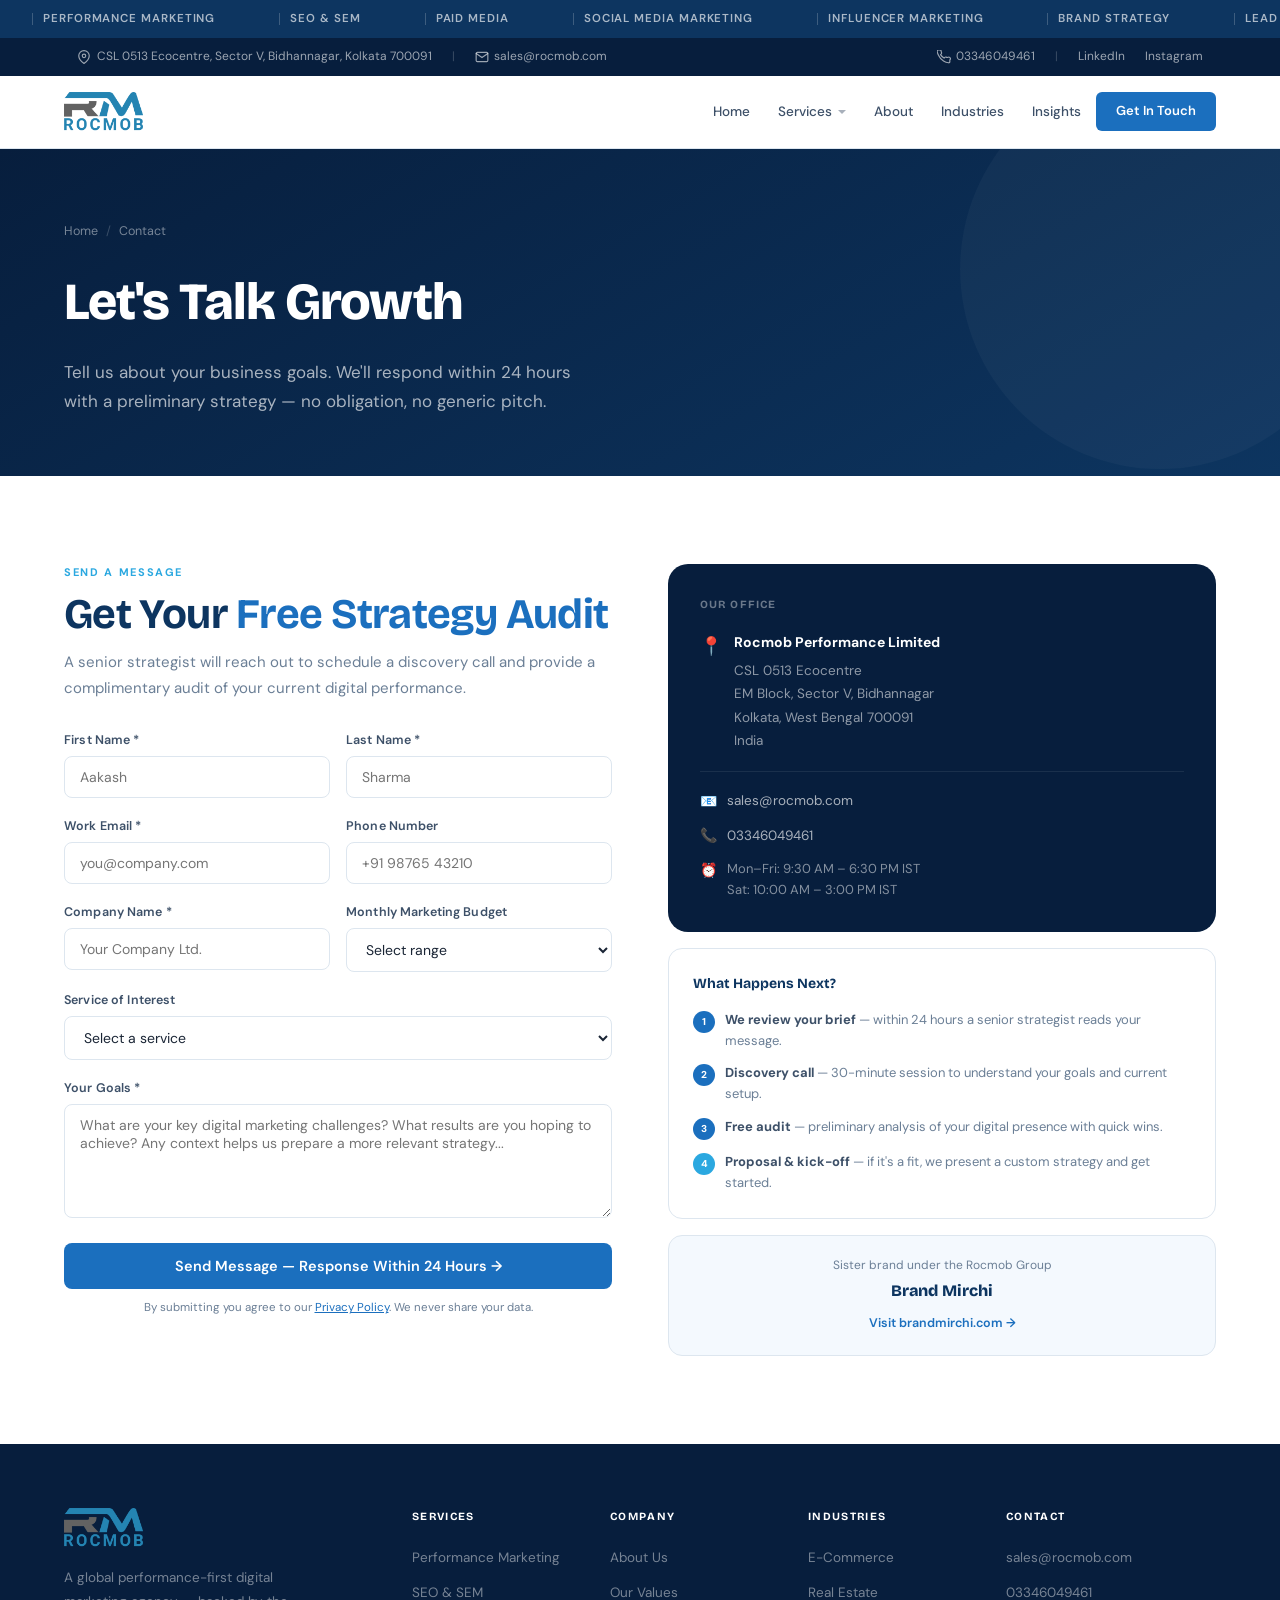
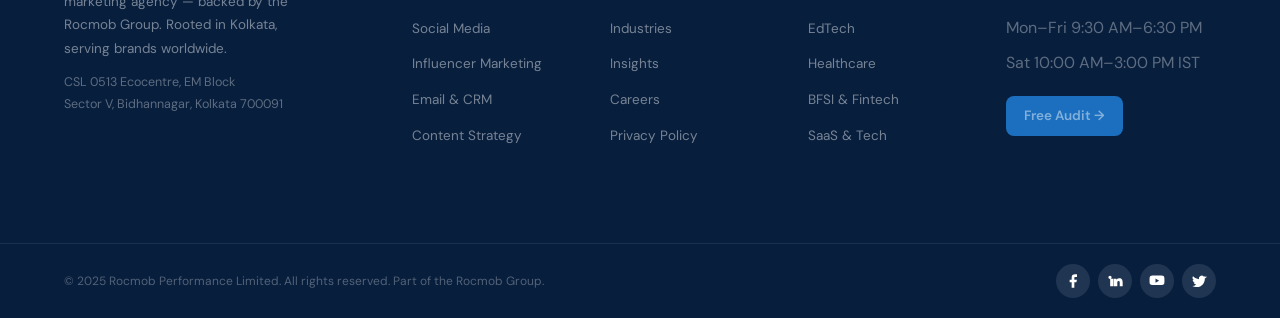
<file: contact.html>
<!DOCTYPE html>
<html lang="en">

<head>
    <meta charset="UTF-8">
    <meta name="viewport" content="width=device-width,initial-scale=1">
    <title>Contact – Book a Free Strategy Session — Rocmob Performance Limited</title>
    <link rel="stylesheet" href="_shared.css">
    <style>
        /* Contact page responsive */
        @media (max-width: 768px) {
            .f-row {
                grid-template-columns: 1fr !important;
                gap: 0 !important;
            }
            #form .btn {
                font-size: 13.5px !important;
                padding: 13px !important;
            }
        }
    </style>
</head>

<body>
    <div class="ticker">
        <div class="tk-track"><span class="tk-item">Performance Marketing</span><span class="tk-item">SEO &amp; SEM</span><span class="tk-item">Paid Media</span><span class="tk-item">Social Media Marketing</span><span class="tk-item">Influencer Marketing</span><span class="tk-item">Brand Strategy</span>
            <span class="tk-item">Lead Generation</span><span class="tk-item">Email &amp; CRM</span><span class="tk-item">Content Marketing</span><span class="tk-item">Conversion Optimisation</span><span class="tk-item">Google Ads</span><span class="tk-item">Meta Advertising</span>
            <span class="tk-item">Performance Marketing</span><span class="tk-item">SEO &amp; SEM</span><span class="tk-item">Paid Media</span><span class="tk-item">Social Media Marketing</span><span class="tk-item">Influencer Marketing</span><span class="tk-item">Brand Strategy</span>
            <span class="tk-item">Lead Generation</span><span class="tk-item">Email &amp; CRM</span><span class="tk-item">Content Marketing</span><span class="tk-item">Conversion Optimisation</span><span class="tk-item">Google Ads</span><span class="tk-item">Meta Advertising</span></div>
    </div>
    <div class="topbar">
        <div class="topbar-l">
            <a href="https://maps.app.goo.gl/XQaKYKdHNQYxbWKZ6" target="_blank" rel="noopener" style="display:flex;align-items:center;gap:6px;"><svg width="14" height="14" viewBox="0 0 24 24" fill="none" stroke="currentColor" stroke-width="2" stroke-linecap="round" stroke-linejoin="round" style="flex-shrink:0;"><path d="M21 10c0 7-9 13-9 13s-9-6-9-13a9 9 0 0118 0z"/><circle cx="12" cy="10" r="3"/></svg> CSL 0513 Ecocentre, Sector V, Bidhannagar, Kolkata 700091</a>
            <span class="sep">|</span><a href="mailto:sales@rocmob.com" style="display:flex;align-items:center;gap:5px;"><svg width="14" height="14" viewBox="0 0 24 24" fill="none" stroke="currentColor" stroke-width="2" stroke-linecap="round" stroke-linejoin="round" style="flex-shrink:0;"><path d="M4 4h16c1.1 0 2 .9 2 2v12c0 1.1-.9 2-2 2H4c-1.1 0-2-.9-2-2V6c0-1.1.9-2 2-2z"/><polyline points="22,6 12,13 2,6"/></svg>sales@rocmob.com</a>
        </div>
        <div class="topbar-r">
            <a href="tel:03346049461" style="display:flex;align-items:center;gap:5px;"><svg width="14" height="14" viewBox="0 0 24 24" fill="none" stroke="currentColor" stroke-width="2" stroke-linecap="round" stroke-linejoin="round" style="flex-shrink:0;"><path d="M22 16.92v3a2 2 0 01-2.18 2 19.79 19.79 0 01-8.63-3.07A19.5 19.5 0 013.07 9.81 19.79 19.79 0 01.1 1.18 2 2 0 012.09 0h3a2 2 0 012 1.72c.127.96.361 1.903.7 2.81a2 2 0 01-.45 2.11L6.09 7.91a16 16 0 006 6l1.27-1.27a2 2 0 012.11-.45c.907.339 1.85.573 2.81.7A2 2 0 0122 16.92z"/></svg>03346049461</a>
            <span class="sep">|</span><a href="#">LinkedIn</a><a href="#">Instagram</a>
        </div>
    </div>
    <header>
        <div class="hdr-inner">
            <a href="index.html" style="display:flex;align-items:center;gap:11px;text-decoration:none;flex-shrink:0;">
               <img src="rocmob logo.png" alt="Rocmob Logo" class="nav-logo">
            </a>
            <nav>
                <ul>
                    <li><a href="index.html">Home</a></li>
                    <li class="has-dd"><a href="services.html">Services</a>
                        <div class="dd">
                            <a href="services.html#perf"><span class="dd-ico">📊</span>Performance Marketing</a>
                            <a href="services.html#seo"><span class="dd-ico">🔍</span>SEO &amp; Search</a>
                            <a href="services.html#social"><span class="dd-ico">📱</span>Social Media</a>
                            <a href="services.html#influencer"><span class="dd-ico">🤝</span>Influencer Marketing</a>
                            <a href="services.html#email"><span class="dd-ico">📧</span>Email &amp; CRM</a>
                            <a href="services.html#content"><span class="dd-ico">✍️</span>Content Strategy</a>
                        </div>
                    </li>
                    <li><a href="about.html">About</a></li>
                    <li><a href="industries.html">Industries</a></li>
                    <li><a href="blog.html">Insights</a></li>
                    <li><a href="contact.html" class="nav-cta">Get In Touch</a></li>
                </ul>
            </nav>
            <button class="nav-burger" id="navBurger" aria-label="Open menu">
                <span></span>
                <span></span>
                <span></span>
            </button>
        </div>
    </header>
    <!-- Mobile Nav Overlay -->
    <div class="mob-nav" id="mobNav">
        <div class="mob-backdrop" id="mobBackdrop"></div>
        <div class="mob-drawer">
            <div class="mob-hdr">
                <a href="index.html" style="display:flex;align-items:center;gap:10px;text-decoration:none;">
                    <img src="rocmob logo.png" alt="Rocmob" class="nav-logo" style="height:34px;">
                </a>
                <button class="mob-close" id="mobClose" aria-label="Close menu">
                    <svg width="16" height="16" viewBox="0 0 24 24" fill="none" stroke="currentColor" stroke-width="2.2" stroke-linecap="round"><line x1="18" y1="6" x2="6" y2="18"/><line x1="6" y1="6" x2="18" y2="18"/></svg>
                </button>
            </div>
            <div class="mob-links">
                <a href="index.html">Home</a>
                <div class="mob-parent" id="mobSvcToggle">
                    Services
                    <svg class="mob-chevron" id="mobSvcChevron" viewBox="0 0 24 24"><polyline points="6 9 12 15 18 9"/></svg>
                </div>
                <div class="mob-sub" id="mobSvcSub">
                    <a href="services.html#perf"><span class="dd-ico"><svg viewBox="0 0 24 24"><polyline points="22 12 18 12 15 21 9 3 6 12 2 12"/></svg></span>Performance Marketing</a>
                    <a href="services.html#seo"><span class="dd-ico"><svg viewBox="0 0 24 24"><circle cx="11" cy="11" r="8"/><line x1="21" y1="21" x2="16.65" y2="16.65"/></svg></span>SEO &amp; Search</a>
                    <a href="services.html#social"><span class="dd-ico"><svg viewBox="0 0 24 24"><path d="M18 2h-3a5 5 0 00-5 5v3H7v4h3v8h4v-8h3l1-4h-4V7a1 1 0 011-1h3z"/></svg></span>Social Media</a>
                    <a href="services.html#influencer"><span class="dd-ico"><svg viewBox="0 0 24 24"><path d="M17 21v-2a4 4 0 00-4-4H5a4 4 0 00-4 4v2"/><circle cx="9" cy="7" r="4"/><path d="M23 21v-2a4 4 0 00-3-3.87"/><path d="M16 3.13a4 4 0 010 7.75"/></svg></span>Influencer Marketing</a>
                    <a href="services.html#email"><span class="dd-ico"><svg viewBox="0 0 24 24"><path d="M4 4h16c1.1 0 2 .9 2 2v12c0 1.1-.9 2-2 2H4c-1.1 0-2-.9-2-2V6c0-1.1.9-2 2-2z"/><polyline points="22,6 12,13 2,6"/></svg></span>Email &amp; CRM</a>
                    <a href="services.html#content"><span class="dd-ico"><svg viewBox="0 0 24 24"><path d="M14 2H6a2 2 0 00-2 2v16a2 2 0 002 2h12a2 2 0 002-2V8z"/><polyline points="14 2 14 8 20 8"/><line x1="16" y1="13" x2="8" y2="13"/><line x1="16" y1="17" x2="8" y2="17"/></svg></span>Content Strategy</a>
                </div>
                <div class="mob-divider"></div>
                <a href="about.html">About Us</a>
                <a href="industries.html">Industries</a>
                <a href="blog.html">Insights</a>
                <div class="mob-divider"></div>
                <a href="contact.html" style="background:var(--blue);color:#fff;font-weight:600;justify-content:center;">Get In Touch →</a>
            </div>
            <div class="mob-foot">
                <div class="mob-contact">
                    <a href="mailto:sales@rocmob.com">
                        <svg viewBox="0 0 24 24"><path d="M4 4h16c1.1 0 2 .9 2 2v12c0 1.1-.9 2-2 2H4c-1.1 0-2-.9-2-2V6c0-1.1.9-2 2-2z"/><polyline points="22,6 12,13 2,6"/></svg>
                        sales@rocmob.com
                    </a>
                    <a href="tel:03346049461">
                        <svg viewBox="0 0 24 24"><path d="M22 16.92v3a2 2 0 01-2.18 2 19.79 19.79 0 01-8.63-3.07A19.5 19.5 0 013.07 9.81 19.79 19.79 0 01.1 1.18 2 2 0 012.09 0h3a2 2 0 012 1.72c.127.96.361 1.903.7 2.81a2 2 0 01-.45 2.11L6.09 7.91a16 16 0 006 6l1.27-1.27a2 2 0 012.11-.45c.907.339 1.85.573 2.81.7A2 2 0 0122 16.92z"/></svg>
                        033 4604 9461
                    </a>
                </div>
                <p style="font-size:11.5px;color:var(--muted);">Mon–Fri 9:30 AM–6:30 PM IST</p>
            </div>
        </div>
    </div>


    <section class="pg-hero">
        <div class="wrap" style="position:relative;z-index:1;">
            <div class="bc"><a href="index.html">Home</a><span class="bc-sep">/</span><span>Contact</span></div>
            <h1 style="font-family:'Bricolage Grotesque',sans-serif;font-size:clamp(34px,5vw,52px);font-weight:800;color:#fff;margin-bottom:14px;letter-spacing:-.02em;">Let's Talk Growth</h1>
            <p style="font-size:17px;color:rgba(255,255,255,0.65);max-width:540px;line-height:1.7;">Tell us about your business goals. We'll respond within 24 hours with a preliminary strategy — no obligation, no generic pitch.</p>
        </div>
    </section>

    <section class="sec">
        <div class="wrap">
            <div class="g2" style="gap:56px;align-items:start;">
                <div>
                    <span class="lbl">Send a Message</span>
                    <h2 class="hd">Get Your <span>Free Strategy Audit</span></h2>
                    <p style="font-size:15px;color:var(--muted);line-height:1.72;margin-bottom:28px;">A senior strategist will reach out to schedule a discovery call and provide a complimentary audit of your current digital performance.</p>
                    <div id="form">
                        <div class="f-row">
                            <div class="f-group"><label>First Name *</label><input type="text" id="fn" placeholder="Aakash"></div>
                            <div class="f-group"><label>Last Name *</label><input type="text" id="ln" placeholder="Sharma"></div>
                        </div>
                        <div class="f-row">
                            <div class="f-group"><label>Work Email *</label><input type="email" id="em" placeholder="you@company.com"></div>
                            <div class="f-group"><label>Phone Number</label><input type="tel" id="ph" placeholder="+91 98765 43210"></div>
                        </div>
                        <div class="f-row">
                            <div class="f-group"><label>Company Name *</label><input type="text" id="co" placeholder="Your Company Ltd."></div>
                            <div class="f-group"><label>Monthly Marketing Budget</label>
                                <select id="bd">
              <option value="">Select range</option>
              <option>Under $1,200 / month</option>
              <option>$1,200–$6,000 / month</option>
              <option>$6,000–$25,000 / month</option>
              <option>$25,000–$60,000 / month</option>
              <option>$60,000+ / month</option>
            </select>
                            </div>
                        </div>
                        <div class="f-group"><label>Service of Interest</label>
                            <select id="sv">
            <option value="">Select a service</option>
            <option>Performance Marketing</option>
            <option>SEO &amp; Search Marketing</option>
            <option>Social Media Marketing</option>
            <option>Influencer Marketing</option>
            <option>Email &amp; CRM Automation</option>
            <option>Content &amp; Brand Strategy</option>
            <option>Full-Service Digital Partnership</option>
            <option>Not sure — need a recommendation</option>
          </select>
                        </div>
                        <div class="f-group"><label>Your Goals *</label>
                            <textarea id="ms" rows="5" placeholder="What are your key digital marketing challenges? What results are you hoping to achieve? Any context helps us prepare a more relevant strategy..."></textarea>
                        </div>
                        <button class="btn btn-primary" style="width:100%;font-size:14.5px;padding:14px;justify-content:center;" onclick="handleSub()">Send Message — Response Within 24 Hours →</button>
                        <p style="font-size:11.5px;color:var(--muted);margin-top:10px;text-align:center;">By submitting you agree to our <a href="#" style="color:var(--blue);">Privacy Policy</a>. We never share your data.</p>
                    </div>
                    <div id="ok" style="display:none;background:#f0fdf4;border:1px solid #86efac;border-radius:var(--r-lg);padding:32px;text-align:center;">
                        <div style="font-size:32px;margin-bottom:10px;">✅</div>
                        <h3 style="font-family:'Bricolage Grotesque',sans-serif;font-size:18px;color:#15803d;margin-bottom:6px;">Message Sent Successfully</h3>
                        <p style="color:#166534;font-size:14px;">A Rocmob strategist will contact you within 24 business hours.</p>
                    </div>
                </div>
                <div style="display:flex;flex-direction:column;gap:16px;">
                    <div style="background:var(--navy);border-radius:var(--r-xl);padding:32px;">
                        <div style="font-family:'Bricolage Grotesque',sans-serif;font-size:11px;font-weight:700;color:rgba(255,255,255,0.4);margin-bottom:18px;letter-spacing:.1em;text-transform:uppercase;">Our Office</div>
                        <div style="display:flex;gap:12px;margin-bottom:18px;">
                            <span style="font-size:18px;margin-top:1px;">📍</span>
                            <div>
                                <div style="font-weight:700;font-size:14px;color:#fff;margin-bottom:5px;">Rocmob Performance Limited</div>
                                <div style="font-size:13.5px;color:rgba(255,255,255,0.55);line-height:1.75;">CSL 0513 Ecocentre<br>EM Block, Sector V, Bidhannagar<br>Kolkata, West Bengal 700091<br>India</div>
                            </div>
                        </div>
                        <div style="border-top:1px solid rgba(255,255,255,0.08);padding-top:18px;display:flex;flex-direction:column;gap:12px;">
                            <div style="display:flex;gap:10px;align-items:center;"><span style="font-size:14px;">📧</span><a href="mailto:sales@rocmob.com" style="color:rgba(255,255,255,0.65);font-size:13.5px;text-decoration:none;">sales@rocmob.com</a></div>
                            <div style="display:flex;gap:10px;align-items:center;"><span style="font-size:14px;">📞</span><a href="tel:03346049461" style="color:rgba(255,255,255,0.65);font-size:13.5px;text-decoration:none;">03346049461</a></div>
                            <div style="display:flex;gap:10px;"><span style="font-size:14px;">⏰</span>
                                <div style="font-size:13px;color:rgba(255,255,255,0.5);">Mon–Fri: 9:30 AM – 6:30 PM IST<br>Sat: 10:00 AM – 3:00 PM IST</div>
                            </div>
                        </div>
                    </div>
                    <div style="background:#fff;border:1px solid var(--border);border-radius:var(--r-lg);padding:24px;">
                        <h4 style="font-family:'Bricolage Grotesque',sans-serif;font-size:14px;font-weight:700;color:var(--blue-dk);margin-bottom:14px;">What Happens Next?</h4>
                        <div style="display:flex;flex-direction:column;gap:12px;">
                            <div style="display:flex;gap:10px;">
                                <div style="width:22px;height:22px;background:var(--blue);border-radius:50%;display:flex;align-items:center;justify-content:center;font-size:10px;font-weight:800;color:#fff;flex-shrink:0;margin-top:1px;">1</div>
                                <div style="font-size:13px;color:var(--muted);line-height:1.6;"><strong style="color:var(--mid);">We review your brief</strong> — within 24 hours a senior strategist reads your message.</div>
                            </div>
                            <div style="display:flex;gap:10px;">
                                <div style="width:22px;height:22px;background:var(--blue);border-radius:50%;display:flex;align-items:center;justify-content:center;font-size:10px;font-weight:800;color:#fff;flex-shrink:0;margin-top:1px;">2</div>
                                <div style="font-size:13px;color:var(--muted);line-height:1.6;"><strong style="color:var(--mid);">Discovery call</strong> — 30-minute session to understand your goals and current setup.</div>
                            </div>
                            <div style="display:flex;gap:10px;">
                                <div style="width:22px;height:22px;background:var(--blue);border-radius:50%;display:flex;align-items:center;justify-content:center;font-size:10px;font-weight:800;color:#fff;flex-shrink:0;margin-top:1px;">3</div>
                                <div style="font-size:13px;color:var(--muted);line-height:1.6;"><strong style="color:var(--mid);">Free audit</strong> — preliminary analysis of your digital presence with quick wins.</div>
                            </div>
                            <div style="display:flex;gap:10px;">
                                <div style="width:22px;height:22px;background:var(--blue-lt);border-radius:50%;display:flex;align-items:center;justify-content:center;font-size:10px;font-weight:800;color:#fff;flex-shrink:0;margin-top:1px;">4</div>
                                <div style="font-size:13px;color:var(--muted);line-height:1.6;"><strong style="color:var(--mid);">Proposal &amp; kick-off</strong> — if it's a fit, we present a custom strategy and get started.</div>
                            </div>
                        </div>
                    </div>
                    <div style="background:var(--blue-xpale);border-radius:var(--r-lg);padding:20px;text-align:center;border:1px solid var(--border);">
                        <div style="font-size:12px;color:var(--muted);margin-bottom:3px;">Sister brand under the Rocmob Group</div>
                        <div style="font-family:'Bricolage Grotesque',sans-serif;font-size:16px;font-weight:800;color:var(--blue-dk);">Brand Mirchi</div>
                        <a href="https://www.brandmirchi.com" target="_blank" style="display:inline-block;margin-top:10px;font-size:12.5px;color:var(--blue);text-decoration:none;font-weight:600;">Visit brandmirchi.com →</a>
                    </div>
                </div>
            </div>
        </div>
    </section>
    <script>
        function handleSub() {
            var ok = document.getElementById('fn').value && document.getElementById('em').value && document.getElementById('co').value && document.getElementById('ms').value;
            if (!ok) {
                alert('Please fill in all required fields marked with *.');
                return;
            }
            document.getElementById('form').style.display = 'none';
            document.getElementById('ok').style.display = 'block';
        }
    </script>

    <footer>
        <div class="ft-main">
            <div class="ft-grid">
                <div class="ft-brand">
                    <a href="index.html" style="display:flex;align-items:center;gap:11px;text-decoration:none;flex-shrink:0;">
                
                <img src="rocmob logo.png" alt="Rocmob Logo" class="nav-logo">
            </a>
                    <p>A global performance-first digital marketing agency — backed by the Rocmob Group. Rooted in Kolkata, serving brands worldwide.</p>
                    <p style="margin-top:12px;font-size:12.5px;color:rgba(255,255,255,0.35);">CSL 0513 Ecocentre, EM Block<br>Sector V, Bidhannagar, Kolkata 700091</p>
                </div>
                <div class="ft-col">
                    <h5>Services</h5>
                    <ul>
                        <li><a href="services.html#perf">Performance Marketing</a></li>
                        <li><a href="services.html#seo">SEO &amp; SEM</a></li>
                        <li><a href="services.html#social">Social Media</a></li>
                        <li><a href="services.html#influencer">Influencer Marketing</a></li>
                        <li><a href="services.html#email">Email &amp; CRM</a></li>
                        <li><a href="services.html#content">Content Strategy</a></li>
                    </ul>
                </div>
                <div class="ft-col">
                    <h5>Company</h5>
                    <ul>
                        <li><a href="about.html">About Us</a></li>
                        <li><a href="about.html#values">Our Values</a></li>
                        <li><a href="industries.html">Industries</a></li>
                        <li><a href="blog.html">Insights</a></li>
                        <li><a href="contact.html">Careers</a></li>
                        <li><a href="#">Privacy Policy</a></li>
                    </ul>
                </div>
                <div class="ft-col">
                    <h5>Industries</h5>
                    <ul>
                        <li><a href="industries.html">E-Commerce</a></li>
                        <li><a href="industries.html">Real Estate</a></li>
                        <li><a href="industries.html">EdTech</a></li>
                        <li><a href="industries.html">Healthcare</a></li>
                        <li><a href="industries.html">BFSI &amp; Fintech</a></li>
                        <li><a href="industries.html">SaaS &amp; Tech</a></li>
                    </ul>
                </div>
                <div class="ft-col">
                    <h5>Contact</h5>
                    <ul>
                        <li><a href="mailto:sales@rocmob.com">sales@rocmob.com</a></li>
                        <li><a href="tel:03346049461">03346049461</a></li>
                        <li><span style="color:rgba(255,255,255,0.35)">Mon–Fri 9:30 AM–6:30 PM</span></li>
                        <li><span style="color:rgba(255,255,255,0.35)">Sat 10:00 AM–3:00 PM IST</span></li>
                    </ul>
                    <div style="margin-top:20px;"><a href="contact.html" class="btn btn-primary btn-sm">Free Audit →</a></div>
                </div>
            </div>
        </div>
        <div class="ft-bot">
            <p>© 2025 Rocmob Performance Limited. All rights reserved. Part of the Rocmob Group.</p>
            <div class="soc">
<!-- Facebook -->
<a href="#" aria-label="Facebook" class="social-icon facebook">
  <svg width="16" height="16" viewBox="0 0 24 24" fill="currentColor">
    <path d="M18 2h-3a5 5 0 00-5 5v3H7v4h3v8h4v-8h3l1-4h-4V7a1 1 0 011-1h3z"/>
  </svg>
</a>

<!-- LinkedIn -->
<a href="#" aria-label="LinkedIn" class="social-icon linkedin">
  <svg width="16" height="16" viewBox="0 0 24 24" fill="currentColor">
    <path d="M6.94 6.5A2.44 2.44 0 114.5 4.06a2.44 2.44 0 012.44 2.44zM4.75 8.75h4.38V20H4.75zM9.75 8.75h4.2v1.54h.06c.59-1.12 2.03-2.3 4.18-2.3 4.47 0 5.29 2.94 5.29 6.76V20h-4.38v-5.06c0-1.21-.02-2.76-1.68-2.76-1.68 0-1.94 1.31-1.94 2.67V20H9.75z"/>
  </svg>
</a>

<!-- YouTube -->
<a href="#" aria-label="YouTube" class="social-icon youtube">
  <svg width="16" height="16" viewBox="0 0 24 24" fill="currentColor">
    <path d="M23 7s-.2-1.43-.82-2.06c-.78-.83-1.66-.83-2.06-.88C17.2 3.9 12 3.9 12 3.9h-.01s-5.2 0-8.12.16c-.4.05-1.28.05-2.06.88C1.2 5.57 1 7 1 7S.8 8.68.8 10.36v1.27C.8 13.32 1 15 1 15s.2 1.43.82 2.06c.78.83 1.8.8 2.26.89C6.8 18.1 12 18.1 12 18.1s5.2 0 8.12-.16c.4-.05 1.28-.05 2.06-.88.62-.63.82-2.06.82-2.06s.2-1.68.2-3.36v-1.27C23.2 8.68 23 7 23 7zM9.75 14.57V8.43l5.4 3.07-5.4 3.07z"/>
  </svg>
</a>

<!-- Twitter -->
<a href="#" aria-label="Twitter" class="social-icon twitter">
  <svg width="16" height="16" viewBox="0 0 24 24" fill="currentColor">
    <path d="M22.46 6c-.77.35-1.6.58-2.46.69a4.3 4.3 0 001.88-2.37 8.59 8.59 0 01-2.72 1.04 4.28 4.28 0 00-7.29 3.9A12.14 12.14 0 013 4.79a4.28 4.28 0 001.32 5.72 4.22 4.22 0 01-1.94-.54v.05a4.29 4.29 0 003.43 4.2 4.29 4.29 0 01-1.93.07 4.29 4.29 0 004 2.98A8.6 8.6 0 012 19.54 12.13 12.13 0 008.56 21c7.87 0 12.17-6.52 12.17-12.17 0-.18 0-.36-.01-.53A8.7 8.7 0 0024 5.1a8.48 8.48 0 01-2.54.7z"/>
  </svg>
</a>
</div>
        </div>
    </footer>
    <script>
        // Mobile nav
        (function() {
            var burger = document.getElementById('navBurger');
            var mobNav = document.getElementById('mobNav');
            var mobClose = document.getElementById('mobClose');
            var mobBackdrop = document.getElementById('mobBackdrop');
            var mobSvcToggle = document.getElementById('mobSvcToggle');
            var mobSvcSub = document.getElementById('mobSvcSub');
            var mobSvcChevron = document.getElementById('mobSvcChevron');

            function openNav() {
                mobNav.classList.add('open');
                document.body.style.overflow = 'hidden';
                burger.classList.add('open');
            }
            function closeNav() {
                mobNav.classList.remove('open');
                document.body.style.overflow = '';
                burger.classList.remove('open');
            }
            if (burger) burger.addEventListener('click', openNav);
            if (mobClose) mobClose.addEventListener('click', closeNav);
            if (mobBackdrop) mobBackdrop.addEventListener('click', closeNav);
            if (mobSvcToggle) {
                mobSvcToggle.addEventListener('click', function() {
                    mobSvcSub.classList.toggle('open');
                    mobSvcChevron.classList.toggle('open');
                });
            }
        })();

    </script>
</body>

</html>
</file>
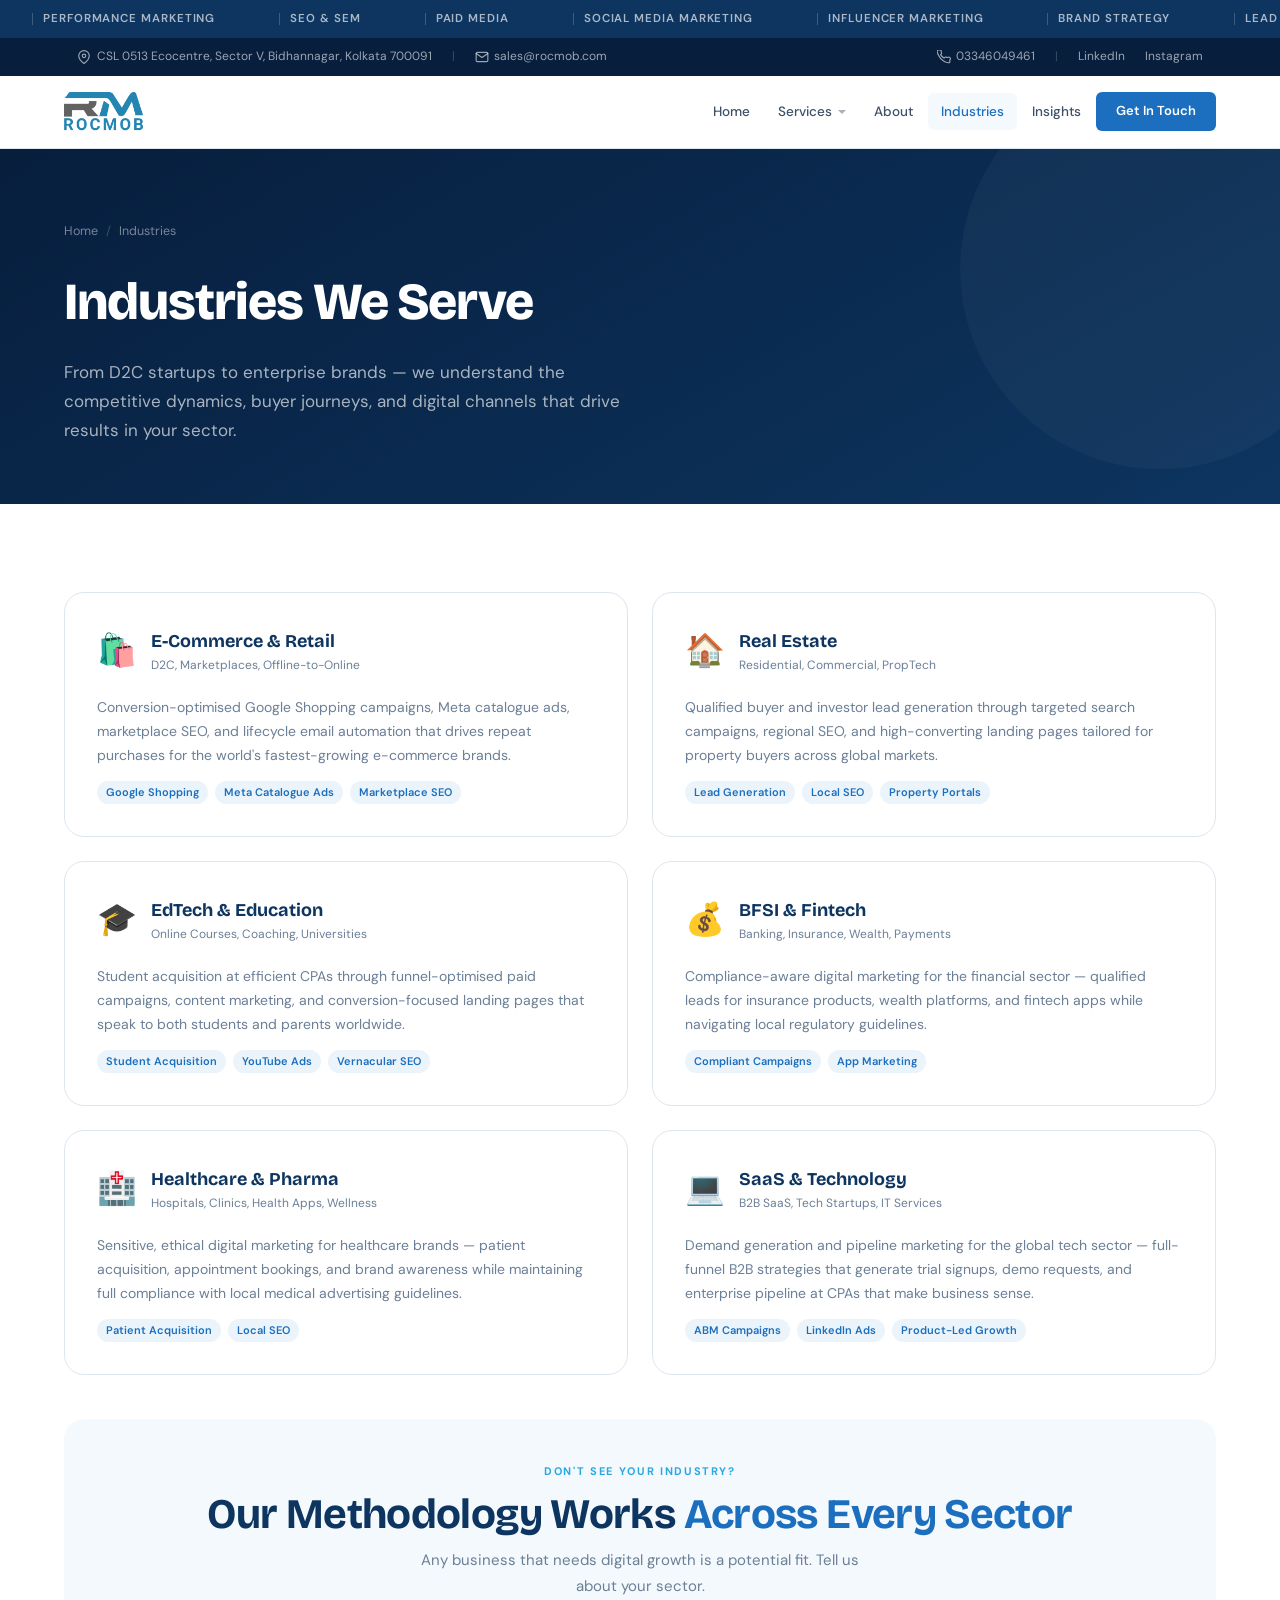
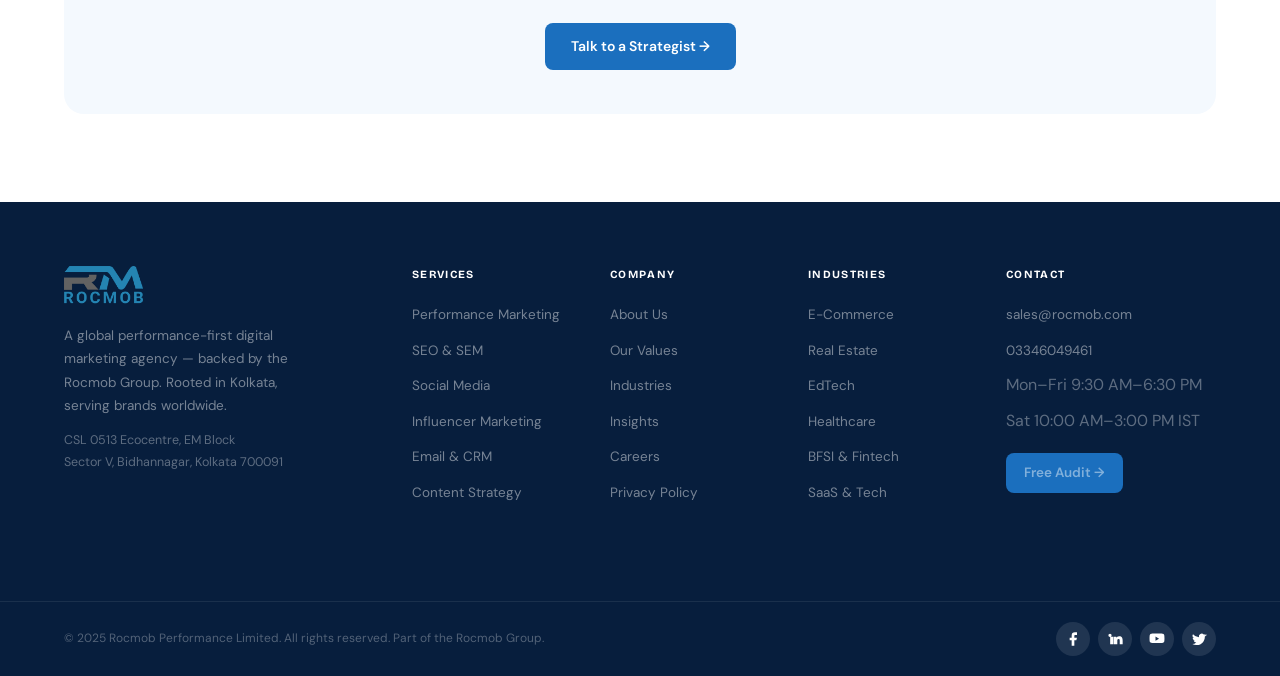
<file: industries.html>
<!DOCTYPE html>
<html lang="en">

<head>
    <meta charset="UTF-8">
    <meta name="viewport" content="width=device-width,initial-scale=1">
    <title>Industries We Serve — Rocmob Performance Limited</title>
    <link rel="stylesheet" href="_shared.css">
    <style>
        /* Industries page responsive */
        .ind-page-grid {
            display: grid;
            grid-template-columns: 1fr 1fr;
            gap: 24px;
        }
        @media (max-width: 768px) {
            .ind-page-grid {
                grid-template-columns: 1fr !important;
            }
        }
    </style>
</head>

<body>
    <div class="ticker">
        <div class="tk-track"><span class="tk-item">Performance Marketing</span><span class="tk-item">SEO &amp; SEM</span><span class="tk-item">Paid Media</span><span class="tk-item">Social Media Marketing</span><span class="tk-item">Influencer Marketing</span><span class="tk-item">Brand Strategy</span>
            <span class="tk-item">Lead Generation</span><span class="tk-item">Email &amp; CRM</span><span class="tk-item">Content Marketing</span><span class="tk-item">Conversion Optimisation</span><span class="tk-item">Google Ads</span><span class="tk-item">Meta Advertising</span>
            <span class="tk-item">Performance Marketing</span><span class="tk-item">SEO &amp; SEM</span><span class="tk-item">Paid Media</span><span class="tk-item">Social Media Marketing</span><span class="tk-item">Influencer Marketing</span><span class="tk-item">Brand Strategy</span>
            <span class="tk-item">Lead Generation</span><span class="tk-item">Email &amp; CRM</span><span class="tk-item">Content Marketing</span><span class="tk-item">Conversion Optimisation</span><span class="tk-item">Google Ads</span><span class="tk-item">Meta Advertising</span></div>
    </div>
    <div class="topbar">
        <div class="topbar-l">
            <a href="https://maps.app.goo.gl/XQaKYKdHNQYxbWKZ6" target="_blank" rel="noopener" style="display:flex;align-items:center;gap:6px;"><svg width="14" height="14" viewBox="0 0 24 24" fill="none" stroke="currentColor" stroke-width="2" stroke-linecap="round" stroke-linejoin="round" style="flex-shrink:0;"><path d="M21 10c0 7-9 13-9 13s-9-6-9-13a9 9 0 0118 0z"/><circle cx="12" cy="10" r="3"/></svg> CSL 0513 Ecocentre, Sector V, Bidhannagar, Kolkata 700091</a>
            <span class="sep">|</span><a href="mailto:sales@rocmob.com" style="display:flex;align-items:center;gap:5px;"><svg width="14" height="14" viewBox="0 0 24 24" fill="none" stroke="currentColor" stroke-width="2" stroke-linecap="round" stroke-linejoin="round" style="flex-shrink:0;"><path d="M4 4h16c1.1 0 2 .9 2 2v12c0 1.1-.9 2-2 2H4c-1.1 0-2-.9-2-2V6c0-1.1.9-2 2-2z"/><polyline points="22,6 12,13 2,6"/></svg>sales@rocmob.com</a>
        </div>
        <div class="topbar-r">
            <a href="tel:03346049461" style="display:flex;align-items:center;gap:5px;"><svg width="14" height="14" viewBox="0 0 24 24" fill="none" stroke="currentColor" stroke-width="2" stroke-linecap="round" stroke-linejoin="round" style="flex-shrink:0;"><path d="M22 16.92v3a2 2 0 01-2.18 2 19.79 19.79 0 01-8.63-3.07A19.5 19.5 0 013.07 9.81 19.79 19.79 0 01.1 1.18 2 2 0 012.09 0h3a2 2 0 012 1.72c.127.96.361 1.903.7 2.81a2 2 0 01-.45 2.11L6.09 7.91a16 16 0 006 6l1.27-1.27a2 2 0 012.11-.45c.907.339 1.85.573 2.81.7A2 2 0 0122 16.92z"/></svg>03346049461</a>
            <span class="sep">|</span><a href="#">LinkedIn</a><a href="#">Instagram</a>
        </div>
    </div>
    <header>
        <div class="hdr-inner">
            <a href="index.html" style="display:flex;align-items:center;gap:11px;text-decoration:none;flex-shrink:0;">
                
                <img src="rocmob logo.png" alt="Rocmob Logo" class="nav-logo">
            </a>
            <nav>
                <ul>
                    <li><a href="index.html">Home</a></li>
                    <li class="has-dd"><a href="services.html">Services</a>
                        <div class="dd">
                            <a href="services.html#perf"><span class="dd-ico">📊</span>Performance Marketing</a>
                            <a href="services.html#seo"><span class="dd-ico">🔍</span>SEO &amp; Search</a>
                            <a href="services.html#social"><span class="dd-ico">📱</span>Social Media</a>
                            <a href="services.html#influencer"><span class="dd-ico">🤝</span>Influencer Marketing</a>
                            <a href="services.html#email"><span class="dd-ico">📧</span>Email &amp; CRM</a>
                            <a href="services.html#content"><span class="dd-ico">✍️</span>Content Strategy</a>
                        </div>
                    </li>
                    <li><a href="about.html">About</a></li>
                    <li><a href="industries.html" class="act">Industries</a></li>
                    <li><a href="blog.html">Insights</a></li>
                    <li><a href="contact.html" class="nav-cta">Get In Touch</a></li>
                </ul>
            </nav>
            <button class="nav-burger" id="navBurger" aria-label="Open menu">
                <span></span>
                <span></span>
                <span></span>
            </button>
        </div>
    </header>
    <!-- Mobile Nav Overlay -->
    <div class="mob-nav" id="mobNav">
        <div class="mob-backdrop" id="mobBackdrop"></div>
        <div class="mob-drawer">
            <div class="mob-hdr">
                <a href="index.html" style="display:flex;align-items:center;gap:10px;text-decoration:none;">
                    <img src="rocmob logo.png" alt="Rocmob" class="nav-logo" style="height:34px;">
                </a>
                <button class="mob-close" id="mobClose" aria-label="Close menu">
                    <svg width="16" height="16" viewBox="0 0 24 24" fill="none" stroke="currentColor" stroke-width="2.2" stroke-linecap="round"><line x1="18" y1="6" x2="6" y2="18"/><line x1="6" y1="6" x2="18" y2="18"/></svg>
                </button>
            </div>
            <div class="mob-links">
                <a href="index.html">Home</a>
                <div class="mob-parent" id="mobSvcToggle">
                    Services
                    <svg class="mob-chevron" id="mobSvcChevron" viewBox="0 0 24 24"><polyline points="6 9 12 15 18 9"/></svg>
                </div>
                <div class="mob-sub" id="mobSvcSub">
                    <a href="services.html#perf"><span class="dd-ico"><svg viewBox="0 0 24 24"><polyline points="22 12 18 12 15 21 9 3 6 12 2 12"/></svg></span>Performance Marketing</a>
                    <a href="services.html#seo"><span class="dd-ico"><svg viewBox="0 0 24 24"><circle cx="11" cy="11" r="8"/><line x1="21" y1="21" x2="16.65" y2="16.65"/></svg></span>SEO &amp; Search</a>
                    <a href="services.html#social"><span class="dd-ico"><svg viewBox="0 0 24 24"><path d="M18 2h-3a5 5 0 00-5 5v3H7v4h3v8h4v-8h3l1-4h-4V7a1 1 0 011-1h3z"/></svg></span>Social Media</a>
                    <a href="services.html#influencer"><span class="dd-ico"><svg viewBox="0 0 24 24"><path d="M17 21v-2a4 4 0 00-4-4H5a4 4 0 00-4 4v2"/><circle cx="9" cy="7" r="4"/><path d="M23 21v-2a4 4 0 00-3-3.87"/><path d="M16 3.13a4 4 0 010 7.75"/></svg></span>Influencer Marketing</a>
                    <a href="services.html#email"><span class="dd-ico"><svg viewBox="0 0 24 24"><path d="M4 4h16c1.1 0 2 .9 2 2v12c0 1.1-.9 2-2 2H4c-1.1 0-2-.9-2-2V6c0-1.1.9-2 2-2z"/><polyline points="22,6 12,13 2,6"/></svg></span>Email &amp; CRM</a>
                    <a href="services.html#content"><span class="dd-ico"><svg viewBox="0 0 24 24"><path d="M14 2H6a2 2 0 00-2 2v16a2 2 0 002 2h12a2 2 0 002-2V8z"/><polyline points="14 2 14 8 20 8"/><line x1="16" y1="13" x2="8" y2="13"/><line x1="16" y1="17" x2="8" y2="17"/></svg></span>Content Strategy</a>
                </div>
                <div class="mob-divider"></div>
                <a href="about.html">About Us</a>
                <a href="industries.html">Industries</a>
                <a href="blog.html">Insights</a>
                <div class="mob-divider"></div>
                <a href="contact.html" style="background:var(--blue);color:#fff;font-weight:600;justify-content:center;">Get In Touch →</a>
            </div>
            <div class="mob-foot">
                <div class="mob-contact">
                    <a href="mailto:sales@rocmob.com">
                        <svg viewBox="0 0 24 24"><path d="M4 4h16c1.1 0 2 .9 2 2v12c0 1.1-.9 2-2 2H4c-1.1 0-2-.9-2-2V6c0-1.1.9-2 2-2z"/><polyline points="22,6 12,13 2,6"/></svg>
                        sales@rocmob.com
                    </a>
                    <a href="tel:03346049461">
                        <svg viewBox="0 0 24 24"><path d="M22 16.92v3a2 2 0 01-2.18 2 19.79 19.79 0 01-8.63-3.07A19.5 19.5 0 013.07 9.81 19.79 19.79 0 01.1 1.18 2 2 0 012.09 0h3a2 2 0 012 1.72c.127.96.361 1.903.7 2.81a2 2 0 01-.45 2.11L6.09 7.91a16 16 0 006 6l1.27-1.27a2 2 0 012.11-.45c.907.339 1.85.573 2.81.7A2 2 0 0122 16.92z"/></svg>
                        033 4604 9461
                    </a>
                </div>
                <p style="font-size:11.5px;color:var(--muted);">Mon–Fri 9:30 AM–6:30 PM IST</p>
            </div>
        </div>
    </div>


    <section class="pg-hero">
        <div class="wrap" style="position:relative;z-index:1;">
            <div class="bc"><a href="index.html">Home</a><span class="bc-sep">/</span><span>Industries</span></div>
            <h1 style="font-family:'Bricolage Grotesque',sans-serif;font-size:clamp(34px,5vw,52px);font-weight:800;color:#fff;margin-bottom:14px;letter-spacing:-.02em;">Industries We Serve</h1>
            <p style="font-size:17px;color:rgba(255,255,255,0.65);max-width:580px;line-height:1.7;">From D2C startups to enterprise brands — we understand the competitive dynamics, buyer journeys, and digital channels that drive results in your sector.</p>
        </div>
    </section>

    <section class="sec">
        <div class="wrap">
            <div class="ind-page-grid">

                <div style="background:#fff;border:1px solid var(--border);border-radius:var(--r-xl);padding:32px;transition:box-shadow .2s,border-color .2s;" onmouseover="this.style.boxShadow='var(--sh-md)';this.style.borderColor='var(--border2)'" onmouseout="this.style.boxShadow='';this.style.borderColor='var(--border)'">
                    <div style="display:flex;align-items:center;gap:14px;margin-bottom:18px;"><span style="font-size:32px;">🛍️</span>
                        <div>
                            <h3 style="font-family:'Bricolage Grotesque',sans-serif;font-size:18px;font-weight:700;color:var(--blue-dk);">E-Commerce &amp; Retail</h3>
                            <div style="font-size:12px;color:var(--muted);">D2C, Marketplaces, Offline-to-Online</div>
                        </div>
                    </div>
                    <p style="font-size:14px;color:var(--muted);line-height:1.72;margin-bottom:14px;">Conversion-optimised Google Shopping campaigns, Meta catalogue ads, marketplace SEO, and lifecycle email automation that drives repeat purchases for the world's fastest-growing e-commerce brands.</p>
                    <div style="display:flex;gap:7px;flex-wrap:wrap;"><span style="background:var(--blue-pale);color:var(--blue);font-size:11px;font-weight:600;padding:3px 9px;border-radius:100px;">Google Shopping</span><span style="background:var(--blue-pale);color:var(--blue);font-size:11px;font-weight:600;padding:3px 9px;border-radius:100px;">Meta Catalogue Ads</span>
                        <span style="background:var(--blue-pale);color:var(--blue);font-size:11px;font-weight:600;padding:3px 9px;border-radius:100px;">Marketplace SEO</span>
                    </div>
                </div>

                <div style="background:#fff;border:1px solid var(--border);border-radius:var(--r-xl);padding:32px;transition:box-shadow .2s,border-color .2s;" onmouseover="this.style.boxShadow='var(--sh-md)';this.style.borderColor='var(--border2)'" onmouseout="this.style.boxShadow='';this.style.borderColor='var(--border)'">
                    <div style="display:flex;align-items:center;gap:14px;margin-bottom:18px;"><span style="font-size:32px;">🏠</span>
                        <div>
                            <h3 style="font-family:'Bricolage Grotesque',sans-serif;font-size:18px;font-weight:700;color:var(--blue-dk);">Real Estate</h3>
                            <div style="font-size:12px;color:var(--muted);">Residential, Commercial, PropTech</div>
                        </div>
                    </div>
                    <p style="font-size:14px;color:var(--muted);line-height:1.72;margin-bottom:14px;">Qualified buyer and investor lead generation through targeted search campaigns, regional SEO, and high-converting landing pages tailored for property buyers across global markets.</p>
                    <div style="display:flex;gap:7px;flex-wrap:wrap;"><span style="background:var(--blue-pale);color:var(--blue);font-size:11px;font-weight:600;padding:3px 9px;border-radius:100px;">Lead Generation</span><span style="background:var(--blue-pale);color:var(--blue);font-size:11px;font-weight:600;padding:3px 9px;border-radius:100px;">Local SEO</span>
                        <span style="background:var(--blue-pale);color:var(--blue);font-size:11px;font-weight:600;padding:3px 9px;border-radius:100px;">Property Portals</span>
                    </div>
                </div>

                <div style="background:#fff;border:1px solid var(--border);border-radius:var(--r-xl);padding:32px;transition:box-shadow .2s,border-color .2s;" onmouseover="this.style.boxShadow='var(--sh-md)';this.style.borderColor='var(--border2)'" onmouseout="this.style.boxShadow='';this.style.borderColor='var(--border)'">
                    <div style="display:flex;align-items:center;gap:14px;margin-bottom:18px;"><span style="font-size:32px;">🎓</span>
                        <div>
                            <h3 style="font-family:'Bricolage Grotesque',sans-serif;font-size:18px;font-weight:700;color:var(--blue-dk);">EdTech &amp; Education</h3>
                            <div style="font-size:12px;color:var(--muted);">Online Courses, Coaching, Universities</div>
                        </div>
                    </div>
                    <p style="font-size:14px;color:var(--muted);line-height:1.72;margin-bottom:14px;">Student acquisition at efficient CPAs through funnel-optimised paid campaigns, content marketing, and conversion-focused landing pages that speak to both students and parents worldwide.</p>
                    <div style="display:flex;gap:7px;flex-wrap:wrap;"><span style="background:var(--blue-pale);color:var(--blue);font-size:11px;font-weight:600;padding:3px 9px;border-radius:100px;">Student Acquisition</span><span style="background:var(--blue-pale);color:var(--blue);font-size:11px;font-weight:600;padding:3px 9px;border-radius:100px;">YouTube Ads</span>
                        <span style="background:var(--blue-pale);color:var(--blue);font-size:11px;font-weight:600;padding:3px 9px;border-radius:100px;">Vernacular SEO</span>
                    </div>
                </div>

                <div style="background:#fff;border:1px solid var(--border);border-radius:var(--r-xl);padding:32px;transition:box-shadow .2s,border-color .2s;" onmouseover="this.style.boxShadow='var(--sh-md)';this.style.borderColor='var(--border2)'" onmouseout="this.style.boxShadow='';this.style.borderColor='var(--border)'">
                    <div style="display:flex;align-items:center;gap:14px;margin-bottom:18px;"><span style="font-size:32px;">💰</span>
                        <div>
                            <h3 style="font-family:'Bricolage Grotesque',sans-serif;font-size:18px;font-weight:700;color:var(--blue-dk);">BFSI &amp; Fintech</h3>
                            <div style="font-size:12px;color:var(--muted);">Banking, Insurance, Wealth, Payments</div>
                        </div>
                    </div>
                    <p style="font-size:14px;color:var(--muted);line-height:1.72;margin-bottom:14px;">Compliance-aware digital marketing for the financial sector — qualified leads for insurance products, wealth platforms, and fintech apps while navigating local regulatory guidelines.</p>
                    <div style="display:flex;gap:7px;flex-wrap:wrap;"><span style="background:var(--blue-pale);color:var(--blue);font-size:11px;font-weight:600;padding:3px 9px;border-radius:100px;">Compliant Campaigns</span><span style="background:var(--blue-pale);color:var(--blue);font-size:11px;font-weight:600;padding:3px 9px;border-radius:100px;">App Marketing</span></div>
                </div>

                <div style="background:#fff;border:1px solid var(--border);border-radius:var(--r-xl);padding:32px;transition:box-shadow .2s,border-color .2s;" onmouseover="this.style.boxShadow='var(--sh-md)';this.style.borderColor='var(--border2)'" onmouseout="this.style.boxShadow='';this.style.borderColor='var(--border)'">
                    <div style="display:flex;align-items:center;gap:14px;margin-bottom:18px;"><span style="font-size:32px;">🏥</span>
                        <div>
                            <h3 style="font-family:'Bricolage Grotesque',sans-serif;font-size:18px;font-weight:700;color:var(--blue-dk);">Healthcare &amp; Pharma</h3>
                            <div style="font-size:12px;color:var(--muted);">Hospitals, Clinics, Health Apps, Wellness</div>
                        </div>
                    </div>
                    <p style="font-size:14px;color:var(--muted);line-height:1.72;margin-bottom:14px;">Sensitive, ethical digital marketing for healthcare brands — patient acquisition, appointment bookings, and brand awareness while maintaining full compliance with local medical advertising guidelines.</p>
                    <div style="display:flex;gap:7px;flex-wrap:wrap;"><span style="background:var(--blue-pale);color:var(--blue);font-size:11px;font-weight:600;padding:3px 9px;border-radius:100px;">Patient Acquisition</span><span style="background:var(--blue-pale);color:var(--blue);font-size:11px;font-weight:600;padding:3px 9px;border-radius:100px;">Local SEO</span></div>
                </div>

                <div style="background:#fff;border:1px solid var(--border);border-radius:var(--r-xl);padding:32px;transition:box-shadow .2s,border-color .2s;" onmouseover="this.style.boxShadow='var(--sh-md)';this.style.borderColor='var(--border2)'" onmouseout="this.style.boxShadow='';this.style.borderColor='var(--border)'">
                    <div style="display:flex;align-items:center;gap:14px;margin-bottom:18px;"><span style="font-size:32px;">💻</span>
                        <div>
                            <h3 style="font-family:'Bricolage Grotesque',sans-serif;font-size:18px;font-weight:700;color:var(--blue-dk);">SaaS &amp; Technology</h3>
                            <div style="font-size:12px;color:var(--muted);">B2B SaaS, Tech Startups, IT Services</div>
                        </div>
                    </div>
                    <p style="font-size:14px;color:var(--muted);line-height:1.72;margin-bottom:14px;">Demand generation and pipeline marketing for the global tech sector — full-funnel B2B strategies that generate trial signups, demo requests, and enterprise pipeline at CPAs that make business sense.</p>
                    <div style="display:flex;gap:7px;flex-wrap:wrap;"><span style="background:var(--blue-pale);color:var(--blue);font-size:11px;font-weight:600;padding:3px 9px;border-radius:100px;">ABM Campaigns</span><span style="background:var(--blue-pale);color:var(--blue);font-size:11px;font-weight:600;padding:3px 9px;border-radius:100px;">LinkedIn Ads</span>
                        <span style="background:var(--blue-pale);color:var(--blue);font-size:11px;font-weight:600;padding:3px 9px;border-radius:100px;">Product-Led Growth</span>
                    </div>
                </div>

            </div>
            <div style="text-align:center;margin-top:44px;background:var(--blue-xpale);border-radius:var(--r-xl);padding:44px 32px;">
                <span class="lbl">Don't see your industry?</span>
                <h2 class="hd" style="margin-bottom:10px;">Our Methodology Works <span>Across Every Sector</span></h2>
                <p style="font-size:15px;color:var(--muted);max-width:460px;margin:0 auto 24px;line-height:1.7;">Any business that needs digital growth is a potential fit. Tell us about your sector.</p>
                <a href="contact.html" class="btn btn-primary">Talk to a Strategist →</a>
            </div>
        </div>
    </section>

    <footer>
        <div class="ft-main">
            <div class="ft-grid">
                <div class="ft-brand">
                    <a href="index.html" style="display:flex;align-items:center;gap:11px;text-decoration:none;flex-shrink:0;">
                
                <img src="rocmob logo.png" alt="Rocmob Logo" class="nav-logo">
            </a>
                    <p>A global performance-first digital marketing agency — backed by the Rocmob Group. Rooted in Kolkata, serving brands worldwide.</p>
                    <p style="margin-top:12px;font-size:12.5px;color:rgba(255,255,255,0.35);">CSL 0513 Ecocentre, EM Block<br>Sector V, Bidhannagar, Kolkata 700091</p>
                </div>
                <div class="ft-col">
                    <h5>Services</h5>
                    <ul>
                        <li><a href="services.html#perf">Performance Marketing</a></li>
                        <li><a href="services.html#seo">SEO &amp; SEM</a></li>
                        <li><a href="services.html#social">Social Media</a></li>
                        <li><a href="services.html#influencer">Influencer Marketing</a></li>
                        <li><a href="services.html#email">Email &amp; CRM</a></li>
                        <li><a href="services.html#content">Content Strategy</a></li>
                    </ul>
                </div>
                <div class="ft-col">
                    <h5>Company</h5>
                    <ul>
                        <li><a href="about.html">About Us</a></li>
                        <li><a href="about.html#values">Our Values</a></li>
                        <li><a href="industries.html">Industries</a></li>
                        <li><a href="blog.html">Insights</a></li>
                        <li><a href="contact.html">Careers</a></li>
                        <li><a href="#">Privacy Policy</a></li>
                    </ul>
                </div>
                <div class="ft-col">
                    <h5>Industries</h5>
                    <ul>
                        <li><a href="industries.html">E-Commerce</a></li>
                        <li><a href="industries.html">Real Estate</a></li>
                        <li><a href="industries.html">EdTech</a></li>
                        <li><a href="industries.html">Healthcare</a></li>
                        <li><a href="industries.html">BFSI &amp; Fintech</a></li>
                        <li><a href="industries.html">SaaS &amp; Tech</a></li>
                    </ul>
                </div>
                <div class="ft-col">
                    <h5>Contact</h5>
                    <ul>
                        <li><a href="mailto:sales@rocmob.com">sales@rocmob.com</a></li>
                        <li><a href="tel:03346049461">03346049461</a></li>
                        <li><span style="color:rgba(255,255,255,0.35)">Mon–Fri 9:30 AM–6:30 PM</span></li>
                        <li><span style="color:rgba(255,255,255,0.35)">Sat 10:00 AM–3:00 PM IST</span></li>
                    </ul>
                    <div style="margin-top:20px;"><a href="contact.html" class="btn btn-primary btn-sm">Free Audit →</a></div>
                </div>
            </div>
        </div>
        <div class="ft-bot">
            <p>© 2025 Rocmob Performance Limited. All rights reserved. Part of the Rocmob Group.</p>
            <div class="soc">
<!-- Facebook -->
<a href="#" aria-label="Facebook" class="social-icon facebook">
  <svg width="16" height="16" viewBox="0 0 24 24" fill="currentColor">
    <path d="M18 2h-3a5 5 0 00-5 5v3H7v4h3v8h4v-8h3l1-4h-4V7a1 1 0 011-1h3z"/>
  </svg>
</a>

<!-- LinkedIn -->
<a href="#" aria-label="LinkedIn" class="social-icon linkedin">
  <svg width="16" height="16" viewBox="0 0 24 24" fill="currentColor">
    <path d="M6.94 6.5A2.44 2.44 0 114.5 4.06a2.44 2.44 0 012.44 2.44zM4.75 8.75h4.38V20H4.75zM9.75 8.75h4.2v1.54h.06c.59-1.12 2.03-2.3 4.18-2.3 4.47 0 5.29 2.94 5.29 6.76V20h-4.38v-5.06c0-1.21-.02-2.76-1.68-2.76-1.68 0-1.94 1.31-1.94 2.67V20H9.75z"/>
  </svg>
</a>

<!-- YouTube -->
<a href="#" aria-label="YouTube" class="social-icon youtube">
  <svg width="16" height="16" viewBox="0 0 24 24" fill="currentColor">
    <path d="M23 7s-.2-1.43-.82-2.06c-.78-.83-1.66-.83-2.06-.88C17.2 3.9 12 3.9 12 3.9h-.01s-5.2 0-8.12.16c-.4.05-1.28.05-2.06.88C1.2 5.57 1 7 1 7S.8 8.68.8 10.36v1.27C.8 13.32 1 15 1 15s.2 1.43.82 2.06c.78.83 1.8.8 2.26.89C6.8 18.1 12 18.1 12 18.1s5.2 0 8.12-.16c.4-.05 1.28-.05 2.06-.88.62-.63.82-2.06.82-2.06s.2-1.68.2-3.36v-1.27C23.2 8.68 23 7 23 7zM9.75 14.57V8.43l5.4 3.07-5.4 3.07z"/>
  </svg>
</a>

<!-- Twitter -->
<a href="#" aria-label="Twitter" class="social-icon twitter">
  <svg width="16" height="16" viewBox="0 0 24 24" fill="currentColor">
    <path d="M22.46 6c-.77.35-1.6.58-2.46.69a4.3 4.3 0 001.88-2.37 8.59 8.59 0 01-2.72 1.04 4.28 4.28 0 00-7.29 3.9A12.14 12.14 0 013 4.79a4.28 4.28 0 001.32 5.72 4.22 4.22 0 01-1.94-.54v.05a4.29 4.29 0 003.43 4.2 4.29 4.29 0 01-1.93.07 4.29 4.29 0 004 2.98A8.6 8.6 0 012 19.54 12.13 12.13 0 008.56 21c7.87 0 12.17-6.52 12.17-12.17 0-.18 0-.36-.01-.53A8.7 8.7 0 0024 5.1a8.48 8.48 0 01-2.54.7z"/>
  </svg>
</a>
</div>
        </div>
    </footer>
    <script>
        // Mobile nav
        (function() {
            var burger = document.getElementById('navBurger');
            var mobNav = document.getElementById('mobNav');
            var mobClose = document.getElementById('mobClose');
            var mobBackdrop = document.getElementById('mobBackdrop');
            var mobSvcToggle = document.getElementById('mobSvcToggle');
            var mobSvcSub = document.getElementById('mobSvcSub');
            var mobSvcChevron = document.getElementById('mobSvcChevron');

            function openNav() {
                mobNav.classList.add('open');
                document.body.style.overflow = 'hidden';
                burger.classList.add('open');
            }
            function closeNav() {
                mobNav.classList.remove('open');
                document.body.style.overflow = '';
                burger.classList.remove('open');
            }
            if (burger) burger.addEventListener('click', openNav);
            if (mobClose) mobClose.addEventListener('click', closeNav);
            if (mobBackdrop) mobBackdrop.addEventListener('click', closeNav);
            if (mobSvcToggle) {
                mobSvcToggle.addEventListener('click', function() {
                    mobSvcSub.classList.toggle('open');
                    mobSvcChevron.classList.toggle('open');
                });
            }
        })();

    </script>
</body>

</html>
</file>
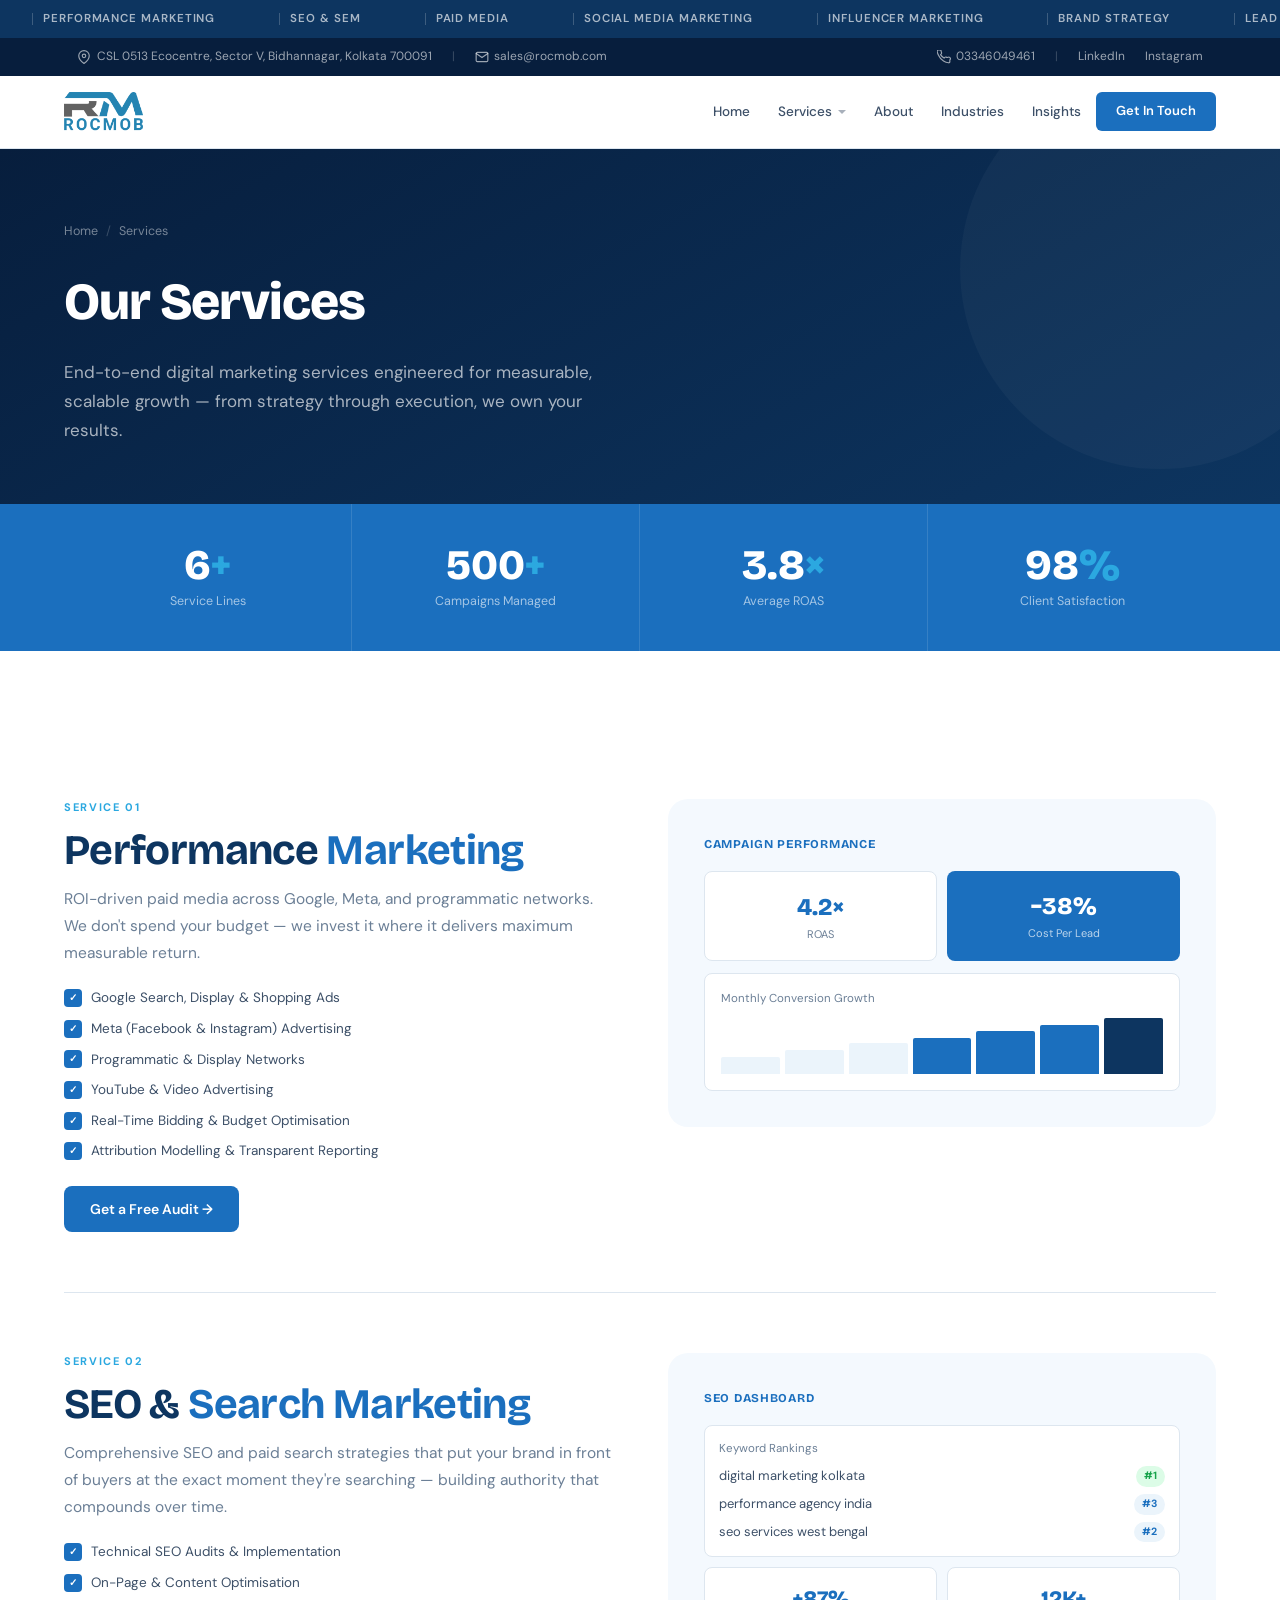
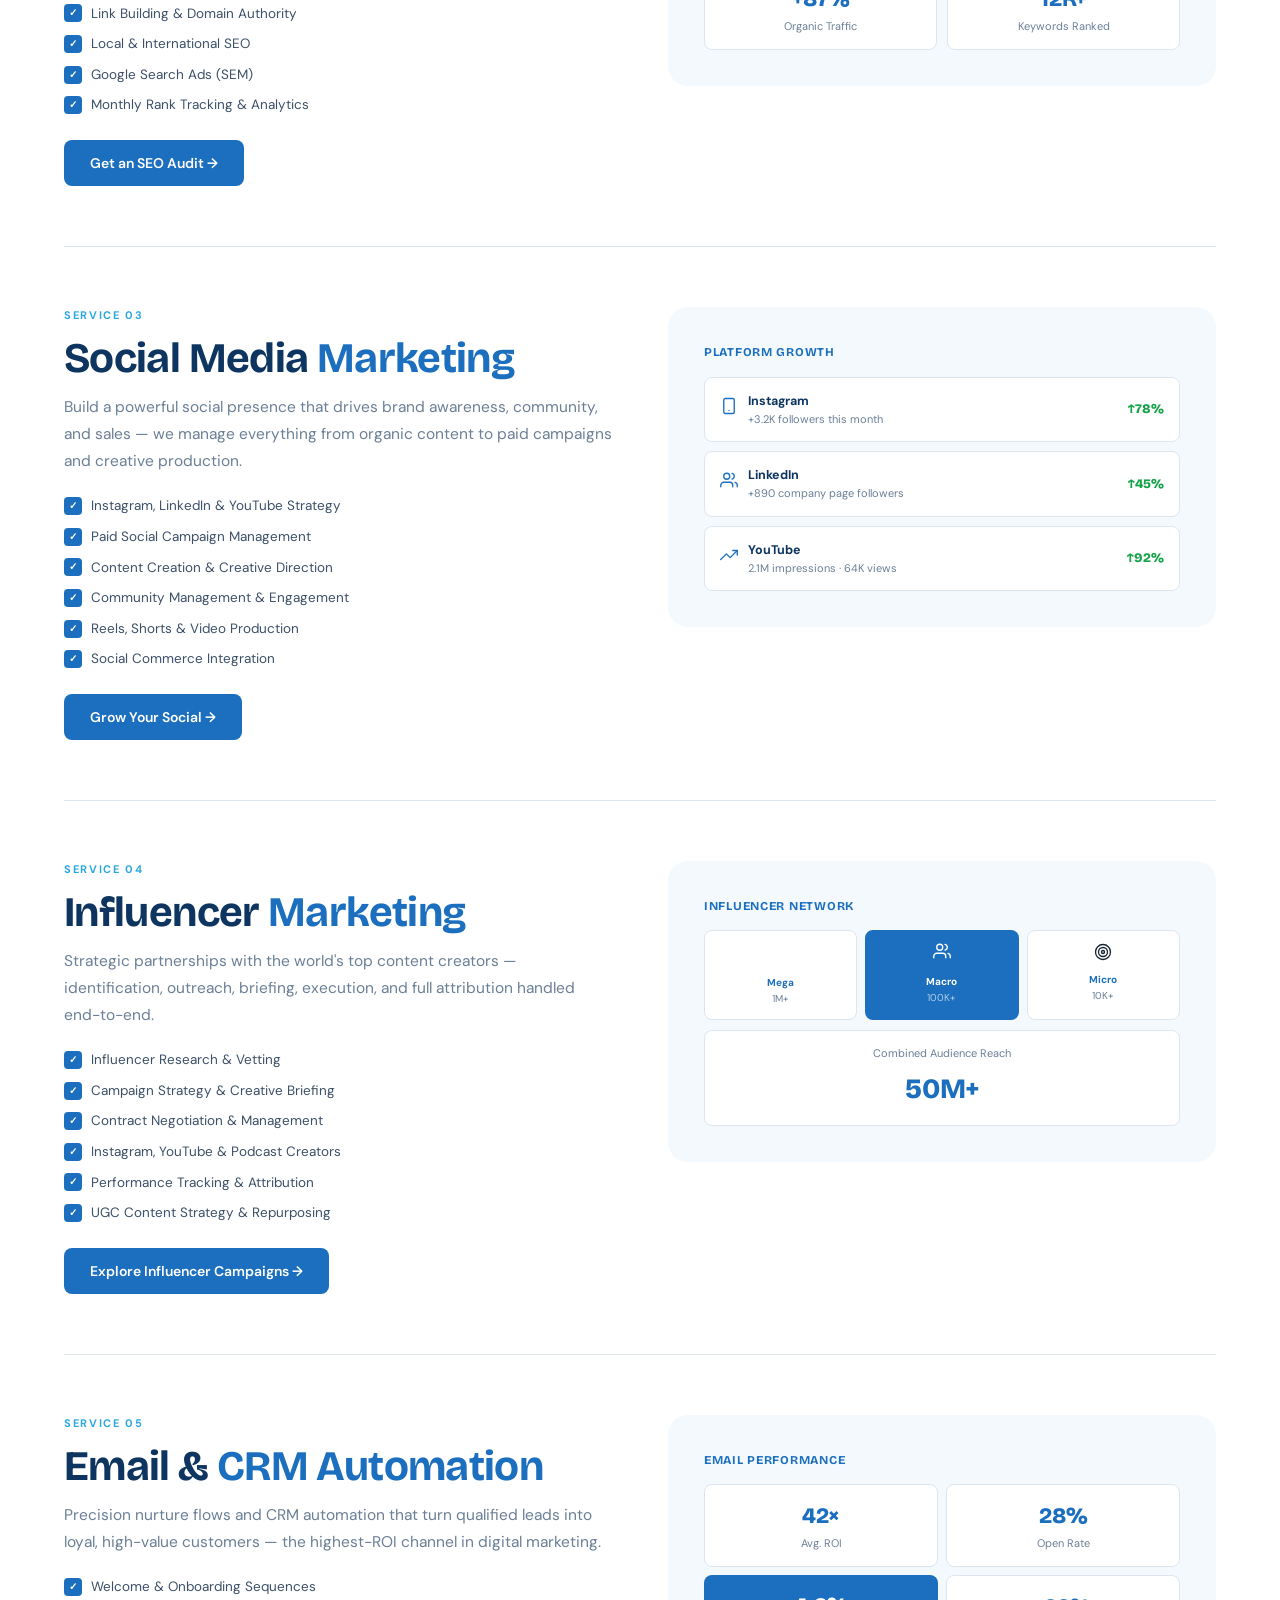
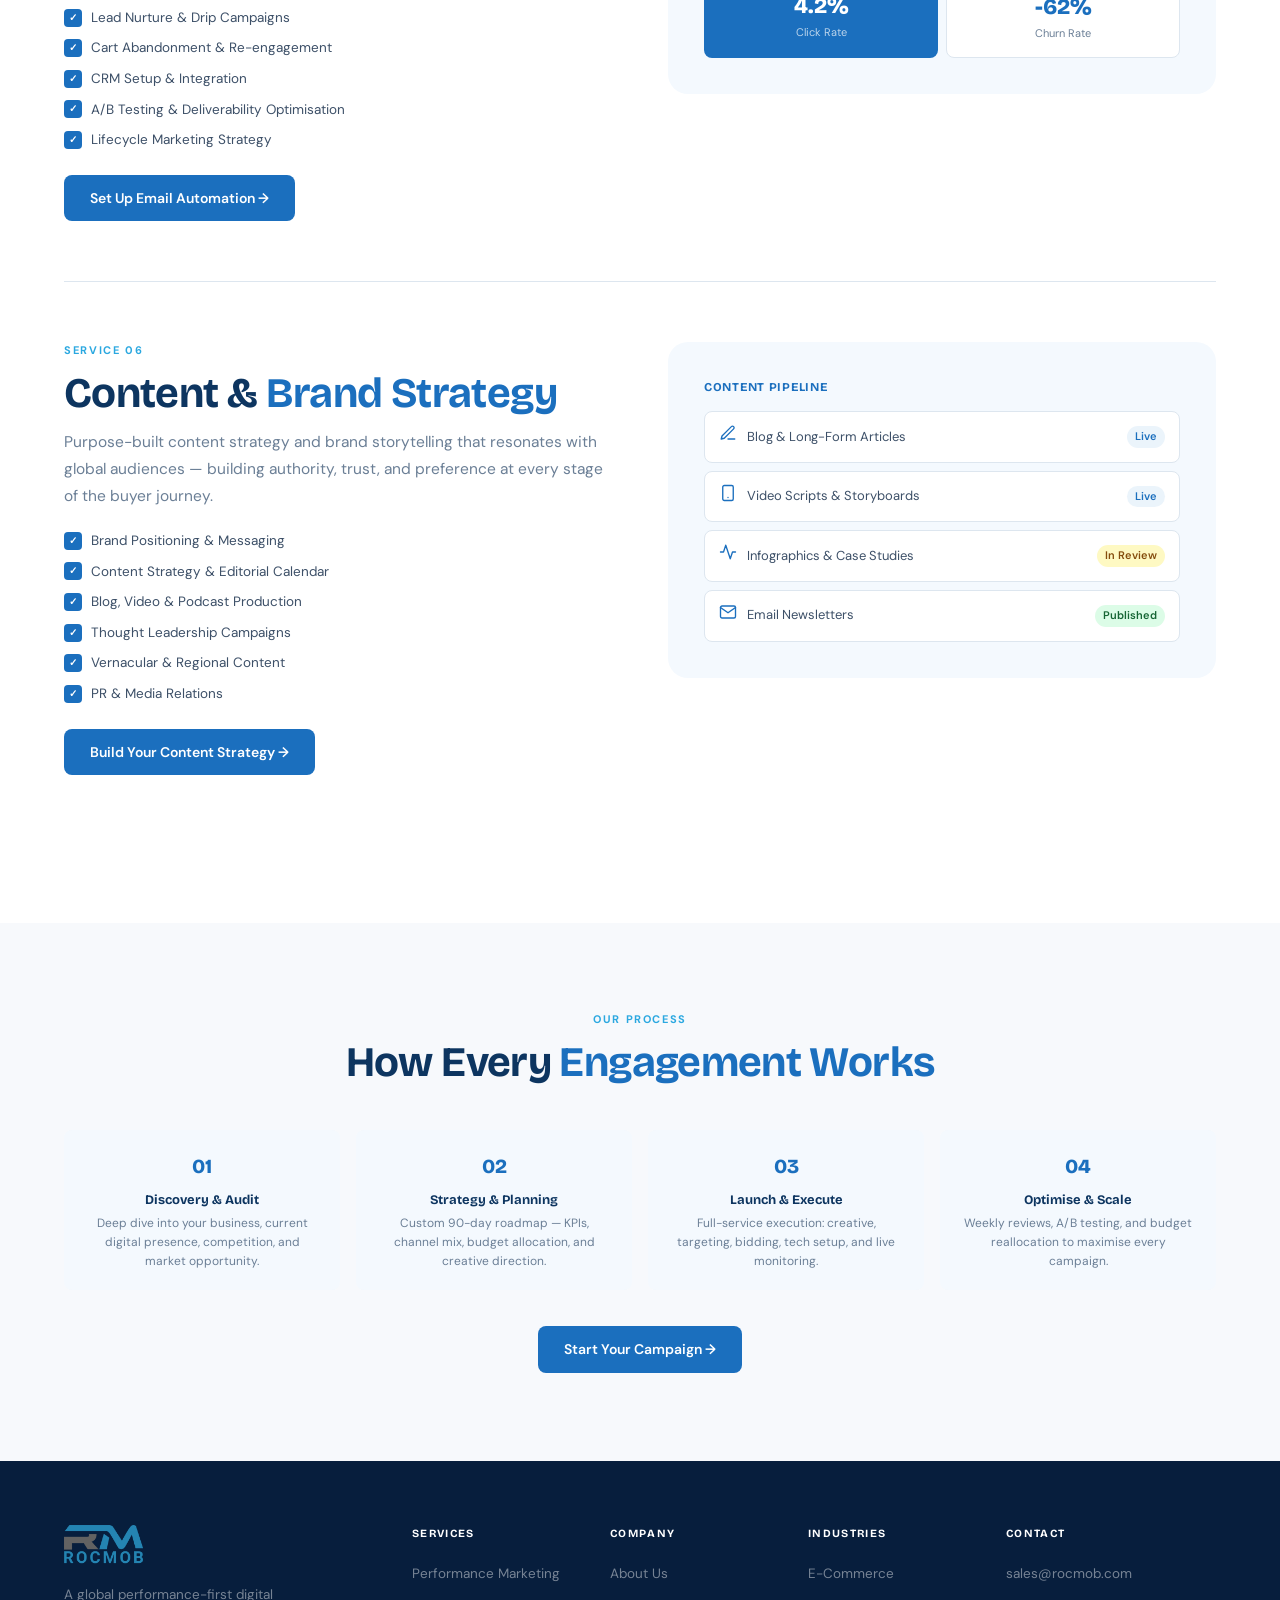
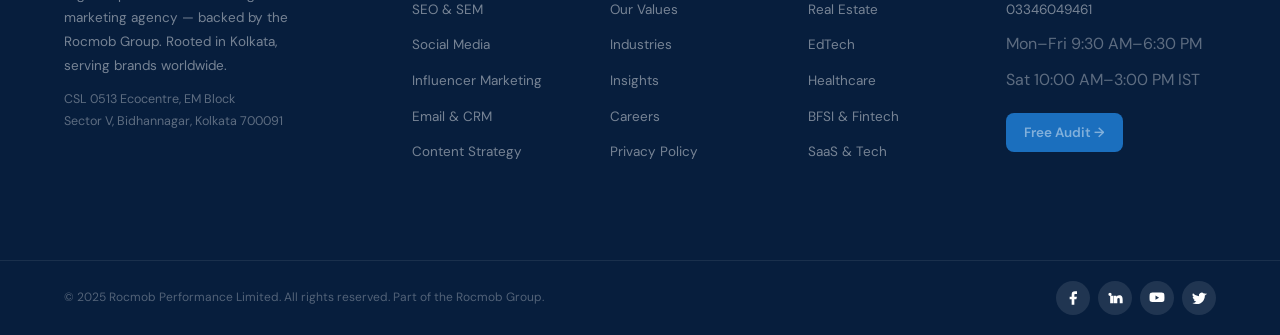
<file: services.html>
<!doctype html>
<html lang="en">
  <head>
    <meta charset="UTF-8" />
    <meta name="viewport" content="width=device-width,initial-scale=1" />
    <title>
      Services – Performance Marketing, SEO, Social Media — Rocmob Performance
      Limited
    </title>
    <link rel="stylesheet" href="_shared.css" />
    <style>
      .svc-row {
        display: grid;
        grid-template-columns: 1fr 1fr;
        gap: 56px;
        align-items: start;
        padding: 60px 0;
        border-bottom: 1px solid var(--border);
      }

      .svc-row:last-child {
        border-bottom: none;
      }

      .svc-row.flip {
        direction: rtl;
      }

      .svc-row.flip > * {
        direction: ltr;
      }

      .svc-vis {
        background: var(--blue-xpale);
        border-radius: var(--r-xl);
        padding: 36px;
      }

      .feat {
        display: flex;
        align-items: center;
        gap: 9px;
        font-size: 13.5px;
        color: var(--mid);
        margin-bottom: 9px;
      }

      .feat::before {
        content: "✓";
        width: 18px;
        height: 18px;
        background: var(--blue);
        border-radius: 4px;
        display: flex;
        align-items: center;
        justify-content: center;
        font-size: 10px;
        font-weight: 700;
        color: #fff;
        flex-shrink: 0;
      }

      .proc-g {
        display: grid;
        grid-template-columns: repeat(4, 1fr);
        gap: 16px;
        margin-top: 32px;
      }

      .proc {
        background: var(--blue-xpale);
        border-radius: var(--r);
        padding: 20px;
        text-align: center;
      }

      .proc-n {
        font-family: "Bricolage Grotesque", sans-serif;
        font-size: 20px;
        font-weight: 800;
        color: var(--blue);
        margin-bottom: 8px;
      }

      .proc h5 {
        font-family: "Bricolage Grotesque", sans-serif;
        font-size: 13px;
        font-weight: 700;
        color: var(--blue-dk);
        margin-bottom: 4px;
      }

      .proc p {
        font-size: 12px;
        color: var(--muted);
        line-height: 1.55;
      }

      @media (max-width: 768px) {
        .svc-row,
        .svc-row.flip {
          grid-template-columns: 1fr;
          direction: ltr;
        }
        .proc-g {
          grid-template-columns: 1fr 1fr;
        }
        .svc-vis { padding: 24px; }
      }

      @media (max-width: 480px) {
        .proc-g { grid-template-columns: 1fr; }
        .svc-row { padding: 40px 0; }
      }
    </style>
  </head>

  <body>
    <div class="ticker">
      <div class="tk-track">
        <span class="tk-item">Performance Marketing</span
        ><span class="tk-item">SEO &amp; SEM</span
        ><span class="tk-item">Paid Media</span
        ><span class="tk-item">Social Media Marketing</span
        ><span class="tk-item">Influencer Marketing</span
        ><span class="tk-item">Brand Strategy</span>
        <span class="tk-item">Lead Generation</span
        ><span class="tk-item">Email &amp; CRM</span
        ><span class="tk-item">Content Marketing</span
        ><span class="tk-item">Conversion Optimisation</span
        ><span class="tk-item">Google Ads</span
        ><span class="tk-item">Meta Advertising</span>
        <span class="tk-item">Performance Marketing</span
        ><span class="tk-item">SEO &amp; SEM</span
        ><span class="tk-item">Paid Media</span
        ><span class="tk-item">Social Media Marketing</span
        ><span class="tk-item">Influencer Marketing</span
        ><span class="tk-item">Brand Strategy</span>
        <span class="tk-item">Lead Generation</span
        ><span class="tk-item">Email &amp; CRM</span
        ><span class="tk-item">Content Marketing</span
        ><span class="tk-item">Conversion Optimisation</span
        ><span class="tk-item">Google Ads</span
        ><span class="tk-item">Meta Advertising</span>
      </div>
    </div>
    <div class="topbar">
      <div class="topbar-l">
        <a
          href="https://maps.app.goo.gl/XQaKYKdHNQYxbWKZ6"
          target="_blank"
          rel="noopener"
          style="display: flex; align-items: center; gap: 6px"
          ><svg
            width="14"
            height="14"
            viewBox="0 0 24 24"
            fill="none"
            stroke="currentColor"
            stroke-width="2"
            stroke-linecap="round"
            stroke-linejoin="round"
            style="flex-shrink: 0"
          >
            <path d="M21 10c0 7-9 13-9 13s-9-6-9-13a9 9 0 0118 0z" />
            <circle cx="12" cy="10" r="3" />
          </svg>
          CSL 0513 Ecocentre, Sector V, Bidhannagar, Kolkata 700091</a
        >
        <span class="sep">|</span
        ><a
          href="mailto:sales@rocmob.com"
          style="display: flex; align-items: center; gap: 5px"
          ><svg
            width="14"
            height="14"
            viewBox="0 0 24 24"
            fill="none"
            stroke="currentColor"
            stroke-width="2"
            stroke-linecap="round"
            stroke-linejoin="round"
            style="flex-shrink: 0"
          >
            <path
              d="M4 4h16c1.1 0 2 .9 2 2v12c0 1.1-.9 2-2 2H4c-1.1 0-2-.9-2-2V6c0-1.1.9-2 2-2z"
            />
            <polyline points="22,6 12,13 2,6" /></svg
          >sales@rocmob.com</a
        >
      </div>
      <div class="topbar-r">
        <a
          href="tel:03346049461"
          style="display: flex; align-items: center; gap: 5px"
          ><svg
            width="14"
            height="14"
            viewBox="0 0 24 24"
            fill="none"
            stroke="currentColor"
            stroke-width="2"
            stroke-linecap="round"
            stroke-linejoin="round"
            style="flex-shrink: 0"
          >
            <path
              d="M22 16.92v3a2 2 0 01-2.18 2 19.79 19.79 0 01-8.63-3.07A19.5 19.5 0 013.07 9.81 19.79 19.79 0 01.1 1.18 2 2 0 012.09 0h3a2 2 0 012 1.72c.127.96.361 1.903.7 2.81a2 2 0 01-.45 2.11L6.09 7.91a16 16 0 006 6l1.27-1.27a2 2 0 012.11-.45c.907.339 1.85.573 2.81.7A2 2 0 0122 16.92z"
            /></svg
          >03346049461</a
        >
        <span class="sep">|</span><a href="#">LinkedIn</a
        ><a href="#">Instagram</a>
      </div>
    </div>
    <header>
      <div class="hdr-inner">
        <a
          href="index.html"
          style="
            display: flex;
            align-items: center;
            gap: 11px;
            text-decoration: none;
            flex-shrink: 0;
          "
        >
          <img src="rocmob logo.png" alt="Rocmob Logo" class="nav-logo" />
        </a>
        <nav>
          <ul>
            <li><a href="index.html">Home</a></li>
            <li class="has-dd">
              <a href="services.html">Services</a>
              <div class="dd">
                <div class="dd-inner">
                  <a href="services.html#perf"
                    ><span class="dd-ico"
                      ><svg viewBox="0 0 24 24">
                        <polyline
                          points="22 12 18 12 15 21 9 3 6 12 2 12"
                        /></svg></span
                    >Performance Marketing</a
                  >
                  <a href="services.html#seo"
                    ><span class="dd-ico"
                      ><svg viewBox="0 0 24 24">
                        <circle cx="11" cy="11" r="8" />
                        <line
                          x1="21"
                          y1="21"
                          x2="16.65"
                          y2="16.65"
                        /></svg></span
                    >SEO &amp; Search</a
                  >
                  <a href="services.html#social"
                    ><span class="dd-ico"
                      ><svg viewBox="0 0 24 24">
                        <path
                          d="M18 2h-3a5 5 0 00-5 5v3H7v4h3v8h4v-8h3l1-4h-4V7a1 1 0 011-1h3z"
                        /></svg></span
                    >Social Media</a
                  >
                  <a href="services.html#influencer"
                    ><span class="dd-ico"
                      ><svg viewBox="0 0 24 24">
                        <path d="M17 21v-2a4 4 0 00-4-4H5a4 4 0 00-4 4v2" />
                        <circle cx="9" cy="7" r="4" />
                        <path d="M23 21v-2a4 4 0 00-3-3.87" />
                        <path d="M16 3.13a4 4 0 010 7.75" /></svg></span
                    >Influencer Marketing</a
                  >
                  <a href="services.html#email"
                    ><span class="dd-ico"
                      ><svg viewBox="0 0 24 24">
                        <path
                          d="M4 4h16c1.1 0 2 .9 2 2v12c0 1.1-.9 2-2 2H4c-1.1 0-2-.9-2-2V6c0-1.1.9-2 2-2z"
                        />
                        <polyline points="22,6 12,13 2,6" /></svg></span
                    >Email &amp; CRM</a
                  >
                  <a href="services.html#content"
                    ><span class="dd-ico"
                      ><svg viewBox="0 0 24 24">
                        <path
                          d="M14 2H6a2 2 0 00-2 2v16a2 2 0 002 2h12a2 2 0 002-2V8z"
                        />
                        <polyline points="14 2 14 8 20 8" />
                        <line x1="16" y1="13" x2="8" y2="13" />
                        <line x1="16" y1="17" x2="8" y2="17" />
                        <polyline points="10 9 9 9 8 9" /></svg></span
                    >Content Strategy</a
                  >
                </div>
              </div>
            </li>
            <li><a href="about.html">About</a></li>
            <li><a href="industries.html">Industries</a></li>
            <li><a href="blog.html">Insights</a></li>
            <li><a href="contact.html" class="nav-cta">Get In Touch</a></li>
          </ul>
        </nav>
            <button class="nav-burger" id="navBurger" aria-label="Open menu">
                <span></span>
                <span></span>
                <span></span>
            </button>
      </div>
    </header>
    <!-- Mobile Nav Overlay -->
    <div class="mob-nav" id="mobNav">
        <div class="mob-backdrop" id="mobBackdrop"></div>
        <div class="mob-drawer">
            <div class="mob-hdr">
                <a href="index.html" style="display:flex;align-items:center;gap:10px;text-decoration:none;">
                    <img src="rocmob logo.png" alt="Rocmob" class="nav-logo" style="height:34px;">
                </a>
                <button class="mob-close" id="mobClose" aria-label="Close menu">
                    <svg width="16" height="16" viewBox="0 0 24 24" fill="none" stroke="currentColor" stroke-width="2.2" stroke-linecap="round"><line x1="18" y1="6" x2="6" y2="18"/><line x1="6" y1="6" x2="18" y2="18"/></svg>
                </button>
            </div>
            <div class="mob-links">
                <a href="index.html">Home</a>
                <div class="mob-parent" id="mobSvcToggle">
                    Services
                    <svg class="mob-chevron" id="mobSvcChevron" viewBox="0 0 24 24"><polyline points="6 9 12 15 18 9"/></svg>
                </div>
                <div class="mob-sub" id="mobSvcSub">
                    <a href="services.html#perf"><span class="dd-ico"><svg viewBox="0 0 24 24"><polyline points="22 12 18 12 15 21 9 3 6 12 2 12"/></svg></span>Performance Marketing</a>
                    <a href="services.html#seo"><span class="dd-ico"><svg viewBox="0 0 24 24"><circle cx="11" cy="11" r="8"/><line x1="21" y1="21" x2="16.65" y2="16.65"/></svg></span>SEO &amp; Search</a>
                    <a href="services.html#social"><span class="dd-ico"><svg viewBox="0 0 24 24"><path d="M18 2h-3a5 5 0 00-5 5v3H7v4h3v8h4v-8h3l1-4h-4V7a1 1 0 011-1h3z"/></svg></span>Social Media</a>
                    <a href="services.html#influencer"><span class="dd-ico"><svg viewBox="0 0 24 24"><path d="M17 21v-2a4 4 0 00-4-4H5a4 4 0 00-4 4v2"/><circle cx="9" cy="7" r="4"/><path d="M23 21v-2a4 4 0 00-3-3.87"/><path d="M16 3.13a4 4 0 010 7.75"/></svg></span>Influencer Marketing</a>
                    <a href="services.html#email"><span class="dd-ico"><svg viewBox="0 0 24 24"><path d="M4 4h16c1.1 0 2 .9 2 2v12c0 1.1-.9 2-2 2H4c-1.1 0-2-.9-2-2V6c0-1.1.9-2 2-2z"/><polyline points="22,6 12,13 2,6"/></svg></span>Email &amp; CRM</a>
                    <a href="services.html#content"><span class="dd-ico"><svg viewBox="0 0 24 24"><path d="M14 2H6a2 2 0 00-2 2v16a2 2 0 002 2h12a2 2 0 002-2V8z"/><polyline points="14 2 14 8 20 8"/><line x1="16" y1="13" x2="8" y2="13"/><line x1="16" y1="17" x2="8" y2="17"/></svg></span>Content Strategy</a>
                </div>
                <div class="mob-divider"></div>
                <a href="about.html">About Us</a>
                <a href="industries.html">Industries</a>
                <a href="blog.html">Insights</a>
                <div class="mob-divider"></div>
                <a href="contact.html" style="background:var(--blue);color:#fff;font-weight:600;justify-content:center;">Get In Touch →</a>
            </div>
            <div class="mob-foot">
                <div class="mob-contact">
                    <a href="mailto:sales@rocmob.com">
                        <svg viewBox="0 0 24 24"><path d="M4 4h16c1.1 0 2 .9 2 2v12c0 1.1-.9 2-2 2H4c-1.1 0-2-.9-2-2V6c0-1.1.9-2 2-2z"/><polyline points="22,6 12,13 2,6"/></svg>
                        sales@rocmob.com
                    </a>
                    <a href="tel:03346049461">
                        <svg viewBox="0 0 24 24"><path d="M22 16.92v3a2 2 0 01-2.18 2 19.79 19.79 0 01-8.63-3.07A19.5 19.5 0 013.07 9.81 19.79 19.79 0 01.1 1.18 2 2 0 012.09 0h3a2 2 0 012 1.72c.127.96.361 1.903.7 2.81a2 2 0 01-.45 2.11L6.09 7.91a16 16 0 006 6l1.27-1.27a2 2 0 012.11-.45c.907.339 1.85.573 2.81.7A2 2 0 0122 16.92z"/></svg>
                        033 4604 9461
                    </a>
                </div>
                <p style="font-size:11.5px;color:var(--muted);">Mon–Fri 9:30 AM–6:30 PM IST</p>
            </div>
        </div>
    </div>


    <section class="pg-hero">
      <div class="wrap" style="position: relative; z-index: 1">
        <div class="bc">
          <a href="index.html">Home</a><span class="bc-sep">/</span
          ><span>Services</span>
        </div>
        <h1
          style="
            font-family: &quot;Bricolage Grotesque&quot;, sans-serif;
            font-size: clamp(34px, 5vw, 52px);
            font-weight: 800;
            color: #fff;
            margin-bottom: 14px;
            letter-spacing: -0.02em;
          "
        >
          Our Services
        </h1>
        <p
          style="
            font-size: 17px;
            color: rgba(255, 255, 255, 0.65);
            max-width: 580px;
            line-height: 1.7;
          "
        >
          End-to-end digital marketing services engineered for measurable,
          scalable growth — from strategy through execution, we own your
          results.
        </p>
      </div>
    </section>

    <div class="stats-bar">
      <div class="stats-inner">
        <div class="stat">
          <div class="stat-n">6<span class="stat-u">+</span></div>
          <div class="stat-l">Service Lines</div>
        </div>
        <div class="stat">
          <div class="stat-n">500<span class="stat-u">+</span></div>
          <div class="stat-l">Campaigns Managed</div>
        </div>
        <div class="stat">
          <div class="stat-n">3.8<span class="stat-u">×</span></div>
          <div class="stat-l">Average ROAS</div>
        </div>
        <div class="stat">
          <div class="stat-n">98<span class="stat-u">%</span></div>
          <div class="stat-l">Client Satisfaction</div>
        </div>
      </div>
    </div>

    <section class="sec">
      <div class="wrap">
        <div id="perf" class="svc-row">
          <div>
            <span class="lbl">Service 01</span>
            <h2 class="hd">Performance <span>Marketing</span></h2>
            <p
              style="
                font-size: 15.5px;
                color: var(--muted);
                line-height: 1.75;
                margin-bottom: 20px;
              "
            >
              ROI-driven paid media across Google, Meta, and programmatic
              networks. We don't spend your budget — we invest it where it
              delivers maximum measurable return.
            </p>
            <div class="feat">Google Search, Display &amp; Shopping Ads</div>
            <div class="feat">Meta (Facebook &amp; Instagram) Advertising</div>
            <div class="feat">Programmatic &amp; Display Networks</div>
            <div class="feat">YouTube &amp; Video Advertising</div>
            <div class="feat">Real-Time Bidding &amp; Budget Optimisation</div>
            <div class="feat">
              Attribution Modelling &amp; Transparent Reporting
            </div>
            <div style="margin-top: 24px">
              <a href="contact.html" class="btn btn-primary"
                >Get a Free Audit →</a
              >
            </div>
          </div>
          <div class="svc-vis">
            <div
              style="
                font-family: &quot;Bricolage Grotesque&quot;, sans-serif;
                font-size: 12px;
                font-weight: 700;
                color: var(--blue);
                margin-bottom: 16px;
                letter-spacing: 0.06em;
                text-transform: uppercase;
              "
            >
              Campaign Performance
            </div>
            <div
              style="
                display: grid;
                grid-template-columns: 1fr 1fr;
                gap: 10px;
                margin-bottom: 12px;
              "
            >
              <div
                style="
                  background: #fff;
                  border-radius: var(--r);
                  padding: 16px;
                  border: 1px solid var(--border);
                  text-align: center;
                "
              >
                <div
                  style="
                    font-family: &quot;Bricolage Grotesque&quot;, sans-serif;
                    font-size: 24px;
                    font-weight: 800;
                    color: var(--blue);
                  "
                >
                  4.2×
                </div>
                <div style="font-size: 11px; color: var(--muted)">ROAS</div>
              </div>
              <div
                style="
                  background: var(--blue);
                  border-radius: var(--r);
                  padding: 16px;
                  text-align: center;
                "
              >
                <div
                  style="
                    font-family: &quot;Bricolage Grotesque&quot;, sans-serif;
                    font-size: 24px;
                    font-weight: 800;
                    color: #fff;
                  "
                >
                  −38%
                </div>
                <div style="font-size: 11px; color: rgba(255, 255, 255, 0.7)">
                  Cost Per Lead
                </div>
              </div>
            </div>
            <div
              style="
                background: #fff;
                border-radius: var(--r);
                padding: 16px;
                border: 1px solid var(--border);
              "
            >
              <div
                style="
                  font-size: 11.5px;
                  color: var(--muted);
                  margin-bottom: 10px;
                "
              >
                Monthly Conversion Growth
              </div>
              <div
                style="
                  display: flex;
                  align-items: flex-end;
                  gap: 5px;
                  height: 56px;
                "
              >
                <div
                  style="
                    flex: 1;
                    background: var(--blue-pale);
                    border-radius: 2px 2px 0 0;
                    height: 30%;
                  "
                ></div>
                <div
                  style="
                    flex: 1;
                    background: var(--blue-pale);
                    border-radius: 2px 2px 0 0;
                    height: 42%;
                  "
                ></div>
                <div
                  style="
                    flex: 1;
                    background: var(--blue-pale);
                    border-radius: 2px 2px 0 0;
                    height: 55%;
                  "
                ></div>
                <div
                  style="
                    flex: 1;
                    background: var(--blue);
                    border-radius: 2px 2px 0 0;
                    height: 64%;
                  "
                ></div>
                <div
                  style="
                    flex: 1;
                    background: var(--blue);
                    border-radius: 2px 2px 0 0;
                    height: 76%;
                  "
                ></div>
                <div
                  style="
                    flex: 1;
                    background: var(--blue);
                    border-radius: 2px 2px 0 0;
                    height: 88%;
                  "
                ></div>
                <div
                  style="
                    flex: 1;
                    background: var(--blue-dk);
                    border-radius: 2px 2px 0 0;
                    height: 100%;
                  "
                ></div>
              </div>
            </div>
          </div>
        </div>

        <div id="seo" class="svc-row flip">
          <div class="svc-vis">
            <div
              style="
                font-family: &quot;Bricolage Grotesque&quot;, sans-serif;
                font-size: 12px;
                font-weight: 700;
                color: var(--blue);
                margin-bottom: 16px;
                letter-spacing: 0.06em;
                text-transform: uppercase;
              "
            >
              SEO Dashboard
            </div>
            <div
              style="
                background: #fff;
                border-radius: var(--r);
                padding: 14px;
                border: 1px solid var(--border);
                margin-bottom: 10px;
              "
            >
              <div
                style="
                  font-size: 11.5px;
                  color: var(--muted);
                  margin-bottom: 8px;
                "
              >
                Keyword Rankings
              </div>
              <div style="display: flex; flex-direction: column; gap: 7px">
                <div
                  style="
                    display: flex;
                    justify-content: space-between;
                    align-items: center;
                    font-size: 13px;
                  "
                >
                  <span style="color: var(--mid)"
                    >digital marketing kolkata</span
                  ><span
                    style="
                      background: #dcfce7;
                      color: #16a34a;
                      padding: 2px 8px;
                      border-radius: 100px;
                      font-size: 10.5px;
                      font-weight: 700;
                    "
                    >#1</span
                  >
                </div>
                <div
                  style="
                    display: flex;
                    justify-content: space-between;
                    align-items: center;
                    font-size: 13px;
                  "
                >
                  <span style="color: var(--mid)">performance agency india</span
                  ><span
                    style="
                      background: var(--blue-pale);
                      color: var(--blue);
                      padding: 2px 8px;
                      border-radius: 100px;
                      font-size: 10.5px;
                      font-weight: 700;
                    "
                    >#3</span
                  >
                </div>
                <div
                  style="
                    display: flex;
                    justify-content: space-between;
                    align-items: center;
                    font-size: 13px;
                  "
                >
                  <span style="color: var(--mid)">seo services west bengal</span
                  ><span
                    style="
                      background: var(--blue-pale);
                      color: var(--blue);
                      padding: 2px 8px;
                      border-radius: 100px;
                      font-size: 10.5px;
                      font-weight: 700;
                    "
                    >#2</span
                  >
                </div>
              </div>
            </div>
            <div
              style="display: grid; grid-template-columns: 1fr 1fr; gap: 10px"
            >
              <div
                style="
                  background: #fff;
                  border-radius: var(--r);
                  padding: 14px;
                  border: 1px solid var(--border);
                  text-align: center;
                "
              >
                <div
                  style="
                    font-family: &quot;Bricolage Grotesque&quot;, sans-serif;
                    font-size: 22px;
                    font-weight: 800;
                    color: var(--blue);
                  "
                >
                  +87%
                </div>
                <div style="font-size: 11px; color: var(--muted)">
                  Organic Traffic
                </div>
              </div>
              <div
                style="
                  background: #fff;
                  border-radius: var(--r);
                  padding: 14px;
                  border: 1px solid var(--border);
                  text-align: center;
                "
              >
                <div
                  style="
                    font-family: &quot;Bricolage Grotesque&quot;, sans-serif;
                    font-size: 22px;
                    font-weight: 800;
                    color: var(--blue);
                  "
                >
                  12K+
                </div>
                <div style="font-size: 11px; color: var(--muted)">
                  Keywords Ranked
                </div>
              </div>
            </div>
          </div>
          <div>
            <span class="lbl">Service 02</span>
            <h2 class="hd">SEO &amp; <span>Search Marketing</span></h2>
            <p
              style="
                font-size: 15.5px;
                color: var(--muted);
                line-height: 1.75;
                margin-bottom: 20px;
              "
            >
              Comprehensive SEO and paid search strategies that put your brand
              in front of buyers at the exact moment they're searching —
              building authority that compounds over time.
            </p>
            <div class="feat">Technical SEO Audits &amp; Implementation</div>
            <div class="feat">On-Page &amp; Content Optimisation</div>
            <div class="feat">Link Building &amp; Domain Authority</div>
            <div class="feat">Local & International SEO</div>
            <div class="feat">Google Search Ads (SEM)</div>
            <div class="feat">Monthly Rank Tracking &amp; Analytics</div>
            <div style="margin-top: 24px">
              <a href="contact.html" class="btn btn-primary"
                >Get an SEO Audit →</a
              >
            </div>
          </div>
        </div>

        <div id="social" class="svc-row">
          <div>
            <span class="lbl">Service 03</span>
            <h2 class="hd">Social Media <span>Marketing</span></h2>
            <p
              style="
                font-size: 15.5px;
                color: var(--muted);
                line-height: 1.75;
                margin-bottom: 20px;
              "
            >
              Build a powerful social presence that drives brand awareness,
              community, and sales — we manage everything from organic content
              to paid campaigns and creative production.
            </p>
            <div class="feat">Instagram, LinkedIn &amp; YouTube Strategy</div>
            <div class="feat">Paid Social Campaign Management</div>
            <div class="feat">Content Creation &amp; Creative Direction</div>
            <div class="feat">Community Management &amp; Engagement</div>
            <div class="feat">Reels, Shorts &amp; Video Production</div>
            <div class="feat">Social Commerce Integration</div>
            <div style="margin-top: 24px">
              <a href="contact.html" class="btn btn-primary"
                >Grow Your Social →</a
              >
            </div>
          </div>
          <div class="svc-vis">
            <div
              style="
                font-family: &quot;Bricolage Grotesque&quot;, sans-serif;
                font-size: 12px;
                font-weight: 700;
                color: var(--blue);
                margin-bottom: 14px;
                letter-spacing: 0.06em;
                text-transform: uppercase;
              "
            >
              Platform Growth
            </div>
            <div style="display: flex; flex-direction: column; gap: 9px">
              <div
                style="
                  display: flex;
                  align-items: center;
                  gap: 10px;
                  background: #fff;
                  border-radius: var(--r);
                  padding: 13px 15px;
                  border: 1px solid var(--border);
                "
              >
                <span style="color: var(--blue)"
                  ><svg
                    width="18"
                    height="18"
                    viewBox="0 0 24 24"
                    fill="none"
                    stroke="currentColor"
                    stroke-width="1.8"
                    stroke-linecap="round"
                    stroke-linejoin="round"
                    style="flex-shrink: 0"
                  >
                    <rect x="5" y="2" width="14" height="20" rx="2" ry="2" />
                    <line x1="12" y1="18" x2="12.01" y2="18" /></svg
                ></span>
                <div style="flex: 1">
                  <div
                    style="
                      font-size: 12.5px;
                      font-weight: 700;
                      color: var(--blue-dk);
                    "
                  >
                    Instagram
                  </div>
                  <div style="font-size: 11px; color: var(--muted)">
                    +3.2K followers this month
                  </div>
                </div>
                <div
                  style="
                    font-family: &quot;Bricolage Grotesque&quot;, sans-serif;
                    font-weight: 800;
                    color: #16a34a;
                    font-size: 13px;
                  "
                >
                  ↑78%
                </div>
              </div>
              <div
                style="
                  display: flex;
                  align-items: center;
                  gap: 10px;
                  background: #fff;
                  border-radius: var(--r);
                  padding: 13px 15px;
                  border: 1px solid var(--border);
                "
              >
                <span style="color: var(--blue)"
                  ><svg
                    width="18"
                    height="18"
                    viewBox="0 0 24 24"
                    fill="none"
                    stroke="currentColor"
                    stroke-width="1.8"
                    stroke-linecap="round"
                    stroke-linejoin="round"
                    style="flex-shrink: 0"
                  >
                    <path d="M17 21v-2a4 4 0 00-4-4H5a4 4 0 00-4 4v2" />
                    <circle cx="9" cy="7" r="4" />
                    <path d="M23 21v-2a4 4 0 00-3-3.87" />
                    <path d="M16 3.13a4 4 0 010 7.75" /></svg
                ></span>
                <div style="flex: 1">
                  <div
                    style="
                      font-size: 12.5px;
                      font-weight: 700;
                      color: var(--blue-dk);
                    "
                  >
                    LinkedIn
                  </div>
                  <div style="font-size: 11px; color: var(--muted)">
                    +890 company page followers
                  </div>
                </div>
                <div
                  style="
                    font-family: &quot;Bricolage Grotesque&quot;, sans-serif;
                    font-weight: 800;
                    color: #16a34a;
                    font-size: 13px;
                  "
                >
                  ↑45%
                </div>
              </div>
              <div
                style="
                  display: flex;
                  align-items: center;
                  gap: 10px;
                  background: #fff;
                  border-radius: var(--r);
                  padding: 13px 15px;
                  border: 1px solid var(--border);
                "
              >
                <span style="color: var(--blue)"
                  ><svg
                    width="18"
                    height="18"
                    viewBox="0 0 24 24"
                    fill="none"
                    stroke="currentColor"
                    stroke-width="1.8"
                    stroke-linecap="round"
                    stroke-linejoin="round"
                    style="flex-shrink: 0"
                  >
                    <polyline points="23 6 13.5 15.5 8.5 10.5 1 18" />
                    <polyline points="17 6 23 6 23 12" /></svg
                ></span>
                <div style="flex: 1">
                  <div
                    style="
                      font-size: 12.5px;
                      font-weight: 700;
                      color: var(--blue-dk);
                    "
                  >
                    YouTube
                  </div>
                  <div style="font-size: 11px; color: var(--muted)">
                    2.1M impressions · 64K views
                  </div>
                </div>
                <div
                  style="
                    font-family: &quot;Bricolage Grotesque&quot;, sans-serif;
                    font-weight: 800;
                    color: #16a34a;
                    font-size: 13px;
                  "
                >
                  ↑92%
                </div>
              </div>
            </div>
          </div>
        </div>

        <div id="influencer" class="svc-row flip">
          <div class="svc-vis">
            <div
              style="
                font-family: &quot;Bricolage Grotesque&quot;, sans-serif;
                font-size: 12px;
                font-weight: 700;
                color: var(--blue);
                margin-bottom: 14px;
                letter-spacing: 0.06em;
                text-transform: uppercase;
              "
            >
              Influencer Network
            </div>
            <div
              style="
                display: grid;
                grid-template-columns: 1fr 1fr 1fr;
                gap: 8px;
                margin-bottom: 10px;
              "
            >
              <div
                style="
                  background: #fff;
                  border-radius: var(--r);
                  padding: 12px;
                  border: 1px solid var(--border);
                  text-align: center;
                "
              >
                <div style="color: #fff; margin-bottom: 6px">
                  <svg
                    width="18"
                    height="18"
                    viewBox="0 0 24 24"
                    fill="none"
                    stroke="currentColor"
                    stroke-width="1.8"
                    stroke-linecap="round"
                    stroke-linejoin="round"
                    style="flex-shrink: 0"
                  >
                    <polyline points="23 6 13.5 15.5 8.5 10.5 1 18" />
                    <polyline points="17 6 23 6 23 12" />
                  </svg>
                </div>
                <div
                  style="font-size: 10px; font-weight: 700; color: var(--blue)"
                >
                  Mega
                </div>
                <div style="font-size: 10px; color: var(--muted)">1M+</div>
              </div>
              <div
                style="
                  background: var(--blue);
                  border-radius: var(--r);
                  padding: 12px;
                  text-align: center;
                "
              >
                <div style="color: #fff; margin-bottom: 6px">
                  <svg
                    width="18"
                    height="18"
                    viewBox="0 0 24 24"
                    fill="none"
                    stroke="currentColor"
                    stroke-width="1.8"
                    stroke-linecap="round"
                    stroke-linejoin="round"
                    style="flex-shrink: 0"
                  >
                    <path d="M17 21v-2a4 4 0 00-4-4H5a4 4 0 00-4 4v2" />
                    <circle cx="9" cy="7" r="4" />
                    <path d="M23 21v-2a4 4 0 00-3-3.87" />
                    <path d="M16 3.13a4 4 0 010 7.75" />
                  </svg>
                </div>
                <div style="font-size: 10px; font-weight: 700; color: #fff">
                  Macro
                </div>
                <div style="font-size: 10px; color: rgba(255, 255, 255, 0.65)">
                  100K+
                </div>
              </div>
              <div
                style="
                  background: #fff;
                  border-radius: var(--r);
                  padding: 12px;
                  border: 1px solid var(--border);
                  text-align: center;
                "
              >
                <div
                  style="font-size: 16px; margin-bottom: 3px"
                  style="color: var(--blue); display: block"
                >
                  <svg
                    width="18"
                    height="18"
                    viewBox="0 0 24 24"
                    fill="none"
                    stroke="currentColor"
                    stroke-width="1.8"
                    stroke-linecap="round"
                    stroke-linejoin="round"
                    style="flex-shrink: 0"
                  >
                    <circle cx="12" cy="12" r="10" />
                    <circle cx="12" cy="12" r="6" />
                    <circle cx="12" cy="12" r="2" />
                  </svg>
                </div>
                <div
                  style="font-size: 10px; font-weight: 700; color: var(--blue)"
                >
                  Micro
                </div>
                <div style="font-size: 10px; color: var(--muted)">10K+</div>
              </div>
            </div>
            <div
              style="
                background: #fff;
                border-radius: var(--r);
                padding: 14px;
                border: 1px solid var(--border);
                text-align: center;
              "
            >
              <div
                style="font-size: 11px; color: var(--muted); margin-bottom: 4px"
              >
                Combined Audience Reach
              </div>
              <div
                style="
                  font-family: &quot;Bricolage Grotesque&quot;, sans-serif;
                  font-size: 28px;
                  font-weight: 800;
                  color: var(--blue);
                "
              >
                50M+
              </div>
            </div>
          </div>
          <div>
            <span class="lbl">Service 04</span>
            <h2 class="hd">Influencer <span>Marketing</span></h2>
            <p
              style="
                font-size: 15.5px;
                color: var(--muted);
                line-height: 1.75;
                margin-bottom: 20px;
              "
            >
              Strategic partnerships with the world's top content creators —
              identification, outreach, briefing, execution, and full
              attribution handled end-to-end.
            </p>
            <div class="feat">Influencer Research &amp; Vetting</div>
            <div class="feat">Campaign Strategy &amp; Creative Briefing</div>
            <div class="feat">Contract Negotiation &amp; Management</div>
            <div class="feat">Instagram, YouTube &amp; Podcast Creators</div>
            <div class="feat">Performance Tracking &amp; Attribution</div>
            <div class="feat">UGC Content Strategy &amp; Repurposing</div>
            <div style="margin-top: 24px">
              <a href="contact.html" class="btn btn-primary"
                >Explore Influencer Campaigns →</a
              >
            </div>
          </div>
        </div>

        <div id="email" class="svc-row">
          <div>
            <span class="lbl">Service 05</span>
            <h2 class="hd">Email &amp; <span>CRM Automation</span></h2>
            <p
              style="
                font-size: 15.5px;
                color: var(--muted);
                line-height: 1.75;
                margin-bottom: 20px;
              "
            >
              Precision nurture flows and CRM automation that turn qualified
              leads into loyal, high-value customers — the highest-ROI channel
              in digital marketing.
            </p>
            <div class="feat">Welcome &amp; Onboarding Sequences</div>
            <div class="feat">Lead Nurture &amp; Drip Campaigns</div>
            <div class="feat">Cart Abandonment &amp; Re-engagement</div>
            <div class="feat">CRM Setup &amp; Integration</div>
            <div class="feat">
              A/B Testing &amp; Deliverability Optimisation
            </div>
            <div class="feat">Lifecycle Marketing Strategy</div>
            <div style="margin-top: 24px">
              <a href="contact.html" class="btn btn-primary"
                >Set Up Email Automation →</a
              >
            </div>
          </div>
          <div class="svc-vis">
            <div
              style="
                font-family: &quot;Bricolage Grotesque&quot;, sans-serif;
                font-size: 12px;
                font-weight: 700;
                color: var(--blue);
                margin-bottom: 14px;
                letter-spacing: 0.06em;
                text-transform: uppercase;
              "
            >
              Email Performance
            </div>
            <div
              style="display: grid; grid-template-columns: 1fr 1fr; gap: 8px"
            >
              <div
                style="
                  background: #fff;
                  border-radius: var(--r);
                  padding: 14px;
                  border: 1px solid var(--border);
                  text-align: center;
                "
              >
                <div
                  style="
                    font-family: &quot;Bricolage Grotesque&quot;, sans-serif;
                    font-size: 22px;
                    font-weight: 800;
                    color: var(--blue);
                  "
                >
                  42×
                </div>
                <div style="font-size: 11px; color: var(--muted)">Avg. ROI</div>
              </div>
              <div
                style="
                  background: #fff;
                  border-radius: var(--r);
                  padding: 14px;
                  border: 1px solid var(--border);
                  text-align: center;
                "
              >
                <div
                  style="
                    font-family: &quot;Bricolage Grotesque&quot;, sans-serif;
                    font-size: 22px;
                    font-weight: 800;
                    color: var(--blue);
                  "
                >
                  28%
                </div>
                <div style="font-size: 11px; color: var(--muted)">
                  Open Rate
                </div>
              </div>
              <div
                style="
                  background: var(--blue);
                  border-radius: var(--r);
                  padding: 14px;
                  text-align: center;
                "
              >
                <div
                  style="
                    font-family: &quot;Bricolage Grotesque&quot;, sans-serif;
                    font-size: 22px;
                    font-weight: 800;
                    color: #fff;
                  "
                >
                  4.2%
                </div>
                <div style="font-size: 11px; color: rgba(255, 255, 255, 0.7)">
                  Click Rate
                </div>
              </div>
              <div
                style="
                  background: #fff;
                  border-radius: var(--r);
                  padding: 14px;
                  border: 1px solid var(--border);
                  text-align: center;
                "
              >
                <div
                  style="
                    font-family: &quot;Bricolage Grotesque&quot;, sans-serif;
                    font-size: 22px;
                    font-weight: 800;
                    color: var(--blue);
                  "
                >
                  -62%
                </div>
                <div style="font-size: 11px; color: var(--muted)">
                  Churn Rate
                </div>
              </div>
            </div>
          </div>
        </div>

        <div id="content" class="svc-row flip" style="border-bottom: none">
          <div class="svc-vis">
            <div
              style="
                font-family: &quot;Bricolage Grotesque&quot;, sans-serif;
                font-size: 12px;
                font-weight: 700;
                color: var(--blue);
                margin-bottom: 14px;
                letter-spacing: 0.06em;
                text-transform: uppercase;
              "
            >
              Content Pipeline
            </div>
            <div style="display: flex; flex-direction: column; gap: 8px">
              <div
                style="
                  background: #fff;
                  border-radius: var(--r);
                  padding: 12px 14px;
                  border: 1px solid var(--border);
                  display: flex;
                  align-items: center;
                  gap: 10px;
                "
              >
                <span style="color: var(--blue)"
                  ><svg
                    width="18"
                    height="18"
                    viewBox="0 0 24 24"
                    fill="none"
                    stroke="currentColor"
                    stroke-width="1.8"
                    stroke-linecap="round"
                    stroke-linejoin="round"
                    style="flex-shrink: 0"
                  >
                    <path d="M12 20h9" />
                    <path
                      d="M16.5 3.5a2.121 2.121 0 013 3L7 19l-4 1 1-4L16.5 3.5z"
                    /></svg
                ></span>
                <span style="font-size: 13px; color: var(--mid)"
                  >Blog &amp; Long-Form Articles</span
                ><span
                  style="
                    margin-left: auto;
                    font-size: 11px;
                    background: var(--blue-pale);
                    color: var(--blue);
                    padding: 2px 8px;
                    border-radius: 100px;
                    font-weight: 600;
                  "
                  >Live</span
                >
              </div>
              <div
                style="
                  background: #fff;
                  border-radius: var(--r);
                  padding: 12px 14px;
                  border: 1px solid var(--border);
                  display: flex;
                  align-items: center;
                  gap: 10px;
                "
              >
                <span style="color: var(--blue)"
                  ><svg
                    width="18"
                    height="18"
                    viewBox="0 0 24 24"
                    fill="none"
                    stroke="currentColor"
                    stroke-width="1.8"
                    stroke-linecap="round"
                    stroke-linejoin="round"
                    style="flex-shrink: 0"
                  >
                    <rect x="5" y="2" width="14" height="20" rx="2" ry="2" />
                    <line x1="12" y1="18" x2="12.01" y2="18" /></svg
                ></span>
                <span style="font-size: 13px; color: var(--mid)"
                  >Video Scripts &amp; Storyboards</span
                ><span
                  style="
                    margin-left: auto;
                    font-size: 11px;
                    background: var(--blue-pale);
                    color: var(--blue);
                    padding: 2px 8px;
                    border-radius: 100px;
                    font-weight: 600;
                  "
                  >Live</span
                >
              </div>
              <div
                style="
                  background: #fff;
                  border-radius: var(--r);
                  padding: 12px 14px;
                  border: 1px solid var(--border);
                  display: flex;
                  align-items: center;
                  gap: 10px;
                "
              >
                <span style="color: var(--blue)"
                  ><svg
                    width="18"
                    height="18"
                    viewBox="0 0 24 24"
                    fill="none"
                    stroke="currentColor"
                    stroke-width="1.8"
                    stroke-linecap="round"
                    stroke-linejoin="round"
                    style="flex-shrink: 0"
                  >
                    <polyline points="22 12 18 12 15 21 9 3 6 12 2 12" /></svg
                ></span>
                <span style="font-size: 13px; color: var(--mid)"
                  >Infographics &amp; Case Studies</span
                ><span
                  style="
                    margin-left: auto;
                    font-size: 11px;
                    background: #fef9c3;
                    color: #854d0e;
                    padding: 2px 8px;
                    border-radius: 100px;
                    font-weight: 600;
                  "
                  >In Review</span
                >
              </div>
              <div
                style="
                  background: #fff;
                  border-radius: var(--r);
                  padding: 12px 14px;
                  border: 1px solid var(--border);
                  display: flex;
                  align-items: center;
                  gap: 10px;
                "
              >
                <span style="color: var(--blue)"
                  ><svg
                    width="18"
                    height="18"
                    viewBox="0 0 24 24"
                    fill="none"
                    stroke="currentColor"
                    stroke-width="1.8"
                    stroke-linecap="round"
                    stroke-linejoin="round"
                    style="flex-shrink: 0"
                  >
                    <path
                      d="M4 4h16c1.1 0 2 .9 2 2v12c0 1.1-.9 2-2 2H4c-1.1 0-2-.9-2-2V6c0-1.1.9-2 2-2z"
                    />
                    <polyline points="22,6 12,13 2,6" /></svg
                ></span>
                <span style="font-size: 13px; color: var(--mid)"
                  >Email Newsletters</span
                ><span
                  style="
                    margin-left: auto;
                    font-size: 11px;
                    background: #dcfce7;
                    color: #166534;
                    padding: 2px 8px;
                    border-radius: 100px;
                    font-weight: 600;
                  "
                  >Published</span
                >
              </div>
            </div>
          </div>
          <div>
            <span class="lbl">Service 06</span>
            <h2 class="hd">Content &amp; <span>Brand Strategy</span></h2>
            <p
              style="
                font-size: 15.5px;
                color: var(--muted);
                line-height: 1.75;
                margin-bottom: 20px;
              "
            >
              Purpose-built content strategy and brand storytelling that
              resonates with global audiences — building authority, trust, and
              preference at every stage of the buyer journey.
            </p>
            <div class="feat">Brand Positioning &amp; Messaging</div>
            <div class="feat">Content Strategy &amp; Editorial Calendar</div>
            <div class="feat">Blog, Video &amp; Podcast Production</div>
            <div class="feat">Thought Leadership Campaigns</div>
            <div class="feat">Vernacular &amp; Regional Content</div>
            <div class="feat">PR &amp; Media Relations</div>
            <div style="margin-top: 24px">
              <a href="contact.html" class="btn btn-primary"
                >Build Your Content Strategy →</a
              >
            </div>
          </div>
        </div>
      </div>
    </section>

    <section class="sec sec-alt">
      <div class="wrap">
        <div style="text-align: center; margin-bottom: 44px">
          <span class="lbl">Our Process</span>
          <h2 class="hd">How Every <span>Engagement Works</span></h2>
        </div>
        <div class="proc-g">
          <div class="proc">
            <div class="proc-n">01</div>
            <h5>Discovery &amp; Audit</h5>
            <p>
              Deep dive into your business, current digital presence,
              competition, and market opportunity.
            </p>
          </div>
          <div class="proc">
            <div class="proc-n">02</div>
            <h5>Strategy &amp; Planning</h5>
            <p>
              Custom 90-day roadmap — KPIs, channel mix, budget allocation, and
              creative direction.
            </p>
          </div>
          <div class="proc">
            <div class="proc-n">03</div>
            <h5>Launch &amp; Execute</h5>
            <p>
              Full-service execution: creative, targeting, bidding, tech setup,
              and live monitoring.
            </p>
          </div>
          <div class="proc">
            <div class="proc-n">04</div>
            <h5>Optimise &amp; Scale</h5>
            <p>
              Weekly reviews, A/B testing, and budget reallocation to maximise
              every campaign.
            </p>
          </div>
        </div>
        <div style="text-align: center; margin-top: 36px">
          <a href="contact.html" class="btn btn-primary"
            >Start Your Campaign →</a
          >
        </div>
      </div>
    </section>

    <footer>
      <div class="ft-main">
        <div class="ft-grid">
          <div class="ft-brand">
            <a
              href="index.html"
              style="
                display: flex;
                align-items: center;
                gap: 11px;
                text-decoration: none;
                flex-shrink: 0;
              "
            >
              <img src="rocmob logo.png" alt="Rocmob Logo" class="nav-logo" />
            </a>
            <p>
              A global performance-first digital marketing agency — backed by
              the Rocmob Group. Rooted in Kolkata, serving brands worldwide.
            </p>
            <p
              style="
                margin-top: 12px;
                font-size: 12.5px;
                color: rgba(255, 255, 255, 0.35);
              "
            >
              CSL 0513 Ecocentre, EM Block<br />Sector V, Bidhannagar, Kolkata
              700091
            </p>
          </div>
          <div class="ft-col">
            <h5>Services</h5>
            <ul>
              <li><a href="services.html#perf">Performance Marketing</a></li>
              <li><a href="services.html#seo">SEO &amp; SEM</a></li>
              <li><a href="services.html#social">Social Media</a></li>
              <li>
                <a href="services.html#influencer">Influencer Marketing</a>
              </li>
              <li><a href="services.html#email">Email &amp; CRM</a></li>
              <li><a href="services.html#content">Content Strategy</a></li>
            </ul>
          </div>
          <div class="ft-col">
            <h5>Company</h5>
            <ul>
              <li><a href="about.html">About Us</a></li>
              <li><a href="about.html#values">Our Values</a></li>
              <li><a href="industries.html">Industries</a></li>
              <li><a href="blog.html">Insights</a></li>
              <li><a href="contact.html">Careers</a></li>
              <li><a href="#">Privacy Policy</a></li>
            </ul>
          </div>
          <div class="ft-col">
            <h5>Industries</h5>
            <ul>
              <li><a href="industries.html">E-Commerce</a></li>
              <li><a href="industries.html">Real Estate</a></li>
              <li><a href="industries.html">EdTech</a></li>
              <li><a href="industries.html">Healthcare</a></li>
              <li><a href="industries.html">BFSI &amp; Fintech</a></li>
              <li><a href="industries.html">SaaS &amp; Tech</a></li>
            </ul>
          </div>
          <div class="ft-col">
            <h5>Contact</h5>
            <ul>
              <li><a href="mailto:sales@rocmob.com">sales@rocmob.com</a></li>
              <li><a href="tel:03346049461">03346049461</a></li>
              <li>
                <span style="color: rgba(255, 255, 255, 0.35)"
                  >Mon–Fri 9:30 AM–6:30 PM</span
                >
              </li>
              <li>
                <span style="color: rgba(255, 255, 255, 0.35)"
                  >Sat 10:00 AM–3:00 PM IST</span
                >
              </li>
            </ul>
            <div style="margin-top: 20px">
              <a href="contact.html" class="btn btn-primary btn-sm"
                >Free Audit →</a
              >
            </div>
          </div>
        </div>
      </div>
      <div class="ft-bot">
        <p>
          © 2025 Rocmob Performance Limited. All rights reserved. Part of the
          Rocmob Group.
        </p>
        <div class="soc">
          <!-- Facebook -->
          <a href="#" aria-label="Facebook" class="social-icon facebook">
            <svg width="16" height="16" viewBox="0 0 24 24" fill="currentColor">
              <path
                d="M18 2h-3a5 5 0 00-5 5v3H7v4h3v8h4v-8h3l1-4h-4V7a1 1 0 011-1h3z"
              />
            </svg>
          </a>

          <!-- LinkedIn -->
          <a href="#" aria-label="LinkedIn" class="social-icon linkedin">
            <svg width="16" height="16" viewBox="0 0 24 24" fill="currentColor">
              <path
                d="M6.94 6.5A2.44 2.44 0 114.5 4.06a2.44 2.44 0 012.44 2.44zM4.75 8.75h4.38V20H4.75zM9.75 8.75h4.2v1.54h.06c.59-1.12 2.03-2.3 4.18-2.3 4.47 0 5.29 2.94 5.29 6.76V20h-4.38v-5.06c0-1.21-.02-2.76-1.68-2.76-1.68 0-1.94 1.31-1.94 2.67V20H9.75z"
              />
            </svg>
          </a>

          <!-- YouTube -->
          <a href="#" aria-label="YouTube" class="social-icon youtube">
            <svg width="16" height="16" viewBox="0 0 24 24" fill="currentColor">
              <path
                d="M23 7s-.2-1.43-.82-2.06c-.78-.83-1.66-.83-2.06-.88C17.2 3.9 12 3.9 12 3.9h-.01s-5.2 0-8.12.16c-.4.05-1.28.05-2.06.88C1.2 5.57 1 7 1 7S.8 8.68.8 10.36v1.27C.8 13.32 1 15 1 15s.2 1.43.82 2.06c.78.83 1.8.8 2.26.89C6.8 18.1 12 18.1 12 18.1s5.2 0 8.12-.16c.4-.05 1.28-.05 2.06-.88.62-.63.82-2.06.82-2.06s.2-1.68.2-3.36v-1.27C23.2 8.68 23 7 23 7zM9.75 14.57V8.43l5.4 3.07-5.4 3.07z"
              />
            </svg>
          </a>

          <!-- Twitter -->
          <a href="#" aria-label="Twitter" class="social-icon twitter">
            <svg width="16" height="16" viewBox="0 0 24 24" fill="currentColor">
              <path
                d="M22.46 6c-.77.35-1.6.58-2.46.69a4.3 4.3 0 001.88-2.37 8.59 8.59 0 01-2.72 1.04 4.28 4.28 0 00-7.29 3.9A12.14 12.14 0 013 4.79a4.28 4.28 0 001.32 5.72 4.22 4.22 0 01-1.94-.54v.05a4.29 4.29 0 003.43 4.2 4.29 4.29 0 01-1.93.07 4.29 4.29 0 004 2.98A8.6 8.6 0 012 19.54 12.13 12.13 0 008.56 21c7.87 0 12.17-6.52 12.17-12.17 0-.18 0-.36-.01-.53A8.7 8.7 0 0024 5.1a8.48 8.48 0 01-2.54.7z"
              />
            </svg>
          </a>
        </div>
      </div>
    </footer>
    <script>
      (function () {
        var dds = document.querySelectorAll(".has-dd");
        dds.forEach(function (el) {
          var link = el.querySelector(":scope > a");
          link.addEventListener("click", function (e) {
            e.preventDefault();
            var isOpen = el.classList.contains("open");
            dds.forEach(function (d) {
              d.classList.remove("open");
            });
            if (!isOpen) el.classList.add("open");
          });
        });
        document.addEventListener("click", function (e) {
          if (!e.target.closest(".has-dd"))
            dds.forEach(function (d) {
              d.classList.remove("open");
            });
        });
      })();
    </script>
      <script>
        // Mobile nav
        (function() {
            var burger = document.getElementById('navBurger');
            var mobNav = document.getElementById('mobNav');
            var mobClose = document.getElementById('mobClose');
            var mobBackdrop = document.getElementById('mobBackdrop');
            var mobSvcToggle = document.getElementById('mobSvcToggle');
            var mobSvcSub = document.getElementById('mobSvcSub');
            var mobSvcChevron = document.getElementById('mobSvcChevron');

            function openNav() {
                mobNav.classList.add('open');
                document.body.style.overflow = 'hidden';
                burger.classList.add('open');
            }
            function closeNav() {
                mobNav.classList.remove('open');
                document.body.style.overflow = '';
                burger.classList.remove('open');
            }
            if (burger) burger.addEventListener('click', openNav);
            if (mobClose) mobClose.addEventListener('click', closeNav);
            if (mobBackdrop) mobBackdrop.addEventListener('click', closeNav);
            if (mobSvcToggle) {
                mobSvcToggle.addEventListener('click', function() {
                    mobSvcSub.classList.toggle('open');
                    mobSvcChevron.classList.toggle('open');
                });
            }
        })();

    </script>
</body>
</html>
</file>
<file: _shared.css>
@import url('https://fonts.googleapis.com/css2?family=Bricolage+Grotesque:opsz,wght@12..96,400;12..96,500;12..96,600;12..96,700;12..96,800&family=DM+Sans:ital,opsz,wght@0,9..40,300;0,9..40,400;0,9..40,500;0,9..40,600;1,9..40,400&display=swap');
*,
*::before,
*::after {
    margin: 0;
    padding: 0;
    box-sizing: border-box;
}

html {
    scroll-behavior: smooth;
    font-size: 16px;
}

body {
    font-family: 'DM Sans', sans-serif;
    background: #fff;
    color: #1a2535;
    line-height: 1.6;
    -webkit-font-smoothing: antialiased;
}

:root {
    --blue: #1B6FBE;
    --blue-dk: #0D3560;
    --blue-lt: #2BA8E0;
    --blue-pale: #EBF4FB;
    --blue-xpale: #F4F9FE;
    --navy: #071E3D;
    --white: #ffffff;
    --off: #F7F9FC;
    --text: #1a2535;
    --mid: #3d5068;
    --muted: #6b7f96;
    --border: #DDE6EF;
    --border2: #C8D8E8;
    --r: 8px;
    --r-lg: 14px;
    --r-xl: 20px;
    --sh: 0 1px 3px rgba(13, 53, 96, 0.07), 0 4px 16px rgba(13, 53, 96, 0.08);
    --sh-md: 0 2px 8px rgba(13, 53, 96, 0.08), 0 8px 32px rgba(13, 53, 96, 0.12);
    --sh-lg: 0 8px 24px rgba(13, 53, 96, 0.1), 0 24px 64px rgba(13, 53, 96, 0.14);
}


/* ── TOPBAR ── */

.topbar {
    background: var(--navy);
    padding: 9px 6%;
    display: flex;
    justify-content: space-between;
    align-items: center;
}

.topbar-l,
.topbar-r {
    display: flex;
    align-items: center;
    gap: 20px;
}

.topbar span,
.topbar a {
    font-size: 12px;
    color: rgba(255, 255, 255, 0.6);
    text-decoration: none;
}

.topbar a:hover {
    color: rgba(255, 255, 255, 0.9);
}

.topbar .sep {
    color: rgba(255, 255, 255, 0.2);
}


/* ── HEADER ── */

header {
    background: var(--white);
    border-bottom: 1px solid var(--border);
    position: sticky;
    top: 0;
    z-index: 900;
}

.hdr-inner {
    max-width: 1320px;
    margin: 0 auto;
    padding: 0 5%;
    display: flex;
    align-items: center;
    justify-content: space-between;
    height: 72px;
}

.nav-logo {
    height: 40px;
    width: auto;
    display: block;
    object-fit: contain;
}

nav ul {
    list-style: none;
    display: flex;
    align-items: center;
    gap: 2px;
}

nav ul a {
    font-size: 13.5px;
    font-weight: 500;
    color: var(--mid);
    text-decoration: none;
    padding: 8px 13px;
    border-radius: 6px;
    transition: color .18s, background .18s;
    display: flex;
    align-items: center;
    gap: 4px;
}

nav ul a:hover,
nav ul a.act {
    color: var(--blue);
    background: var(--blue-xpale);
}

.has-dd {
    position: relative;
}

.has-dd>a::after {
    content: "";
    display: inline-block;
    width: 0;
    height: 0;
    border-left: 4px solid transparent;
    border-right: 4px solid transparent;
    border-top: 4px solid currentColor;
    opacity: .45;
    margin-left: 2px;
    transition: transform .18s;
    vertical-align: middle;
}

.has-dd.open>a::after {
    transform: rotate(180deg);
}

.dd {
    position: absolute;
    top: 100%;
    left: 0;
    padding-top: 8px;
    min-width: 232px;
    z-index: 999;
    opacity: 0;
    pointer-events: none;
    transform: translateY(-4px);
    transition: opacity .18s, transform .18s;
}

.has-dd.open .dd {
    opacity: 1;
    pointer-events: all;
    transform: translateY(0);
}

.dd-inner {
    background: #fff;
    border: 1px solid var(--border);
    border-radius: var(--r-lg);
    box-shadow: 0 8px 32px rgba(13, 53, 96, 0.13);
    padding: 8px;
}

.dd a {
    display: flex !important;
    align-items: center;
    gap: 10px;
    padding: 9px 12px !important;
    border-radius: 6px !important;
    font-size: 13px !important;
    color: var(--mid) !important;
    text-decoration: none;
}

.dd a:hover {
    background: var(--blue-xpale) !important;
    color: var(--blue) !important;
}

.dd-ico {
    width: 28px;
    height: 28px;
    background: #f0f6fc;
    border-radius: 5px;
    display: flex;
    align-items: center;
    justify-content: center;
    flex-shrink: 0;
}

.dd-ico svg {
    width: 14px;
    height: 14px;
    stroke: var(--blue);
    fill: none;
    stroke-width: 1.8;
    stroke-linecap: round;
    stroke-linejoin: round;
}

.nav-cta {
    background: var(--blue) !important;
    color: #fff !important;
    padding: 9px 20px !important;
    border-radius: 6px !important;
    font-weight: 600 !important;
    font-size: 13px !important;
}

.nav-cta:hover {
    background: var(--blue-dk) !important;
}


/* ── TICKER ── */

.ticker {
    background: var(--blue-dk);
    padding: 10px 0;
    overflow: hidden;
}

.tk-track {
    display: flex;
    white-space: nowrap;
    animation: tick 35s linear infinite;
    width: max-content;
}

.tk-item {
    padding: 0 32px;
    font-size: 11.5px;
    font-weight: 600;
    letter-spacing: .08em;
    text-transform: uppercase;
    color: rgba(255, 255, 255, 0.65);
    display: inline-flex;
    align-items: center;
    gap: 10px;
}

.tk-item::before {
    content: "";
    width: 1px;
    height: 12px;
    background: rgba(255, 255, 255, 0.2);
    flex-shrink: 0;
}

@keyframes tick {
    to {
        transform: translateX(-50%);
    }
}


/* ── BUTTONS ── */

.btn {
    display: inline-flex;
    align-items: center;
    gap: 8px;
    padding: 12px 26px;
    border-radius: var(--r);
    font-family: inherit;
    font-size: 14px;
    font-weight: 600;
    cursor: pointer;
    text-decoration: none;
    transition: all .18s;
    border: none;
}

.btn-primary {
    background: var(--blue);
    color: #fff;
}

.btn-primary:hover {
    background: var(--blue-dk);
    transform: translateY(-1px);
    box-shadow: 0 4px 16px rgba(27, 111, 190, 0.3);
}

.btn-outline {
    background: transparent;
    color: var(--blue);
    border: 1.5px solid var(--blue);
}

.btn-outline:hover {
    background: var(--blue);
    color: #fff;
    transform: translateY(-1px);
}

.btn-white {
    background: #fff;
    color: var(--blue);
}

.btn-white:hover {
    background: var(--blue-pale);
    transform: translateY(-1px);
}

.btn-white-outline {
    background: transparent;
    color: #fff;
    border: 1.5px solid rgba(255, 255, 255, 0.4);
}

.btn-white-outline:hover {
    border-color: #fff;
    background: rgba(255, 255, 255, 0.08);
}

.btn-sm {
    padding: 9px 18px;
    font-size: 13px;
}


/* ── LAYOUT ── */

.wrap {
    max-width: 1320px;
    margin: 0 auto;
    padding: 0 5%;
}

.sec {
    padding: 88px 0;
}

.sec-sm {
    padding: 60px 0;
}

.sec-alt {
    background: var(--off);
}

.sec-blue {
    background: var(--blue-dk);
}

.g2 {
    display: grid;
    grid-template-columns: 1fr 1fr;
    gap: 48px;
}

.g3 {
    display: grid;
    grid-template-columns: repeat(3, 1fr);
    gap: 24px;
}

.g4 {
    display: grid;
    grid-template-columns: repeat(4, 1fr);
    gap: 20px;
}

.ga {
    display: grid;
    grid-template-columns: repeat(auto-fit, minmax(280px, 1fr));
    gap: 24px;
}


/* ── TYPOGRAPHY ── */

.lbl {
    font-size: 11px;
    font-weight: 700;
    letter-spacing: .15em;
    text-transform: uppercase;
    color: var(--blue-lt);
    display: block;
    margin-bottom: 10px;
}

.lbl-dk {
    color: rgba(43, 168, 224, 0.7);
}

h1.disp {
    font-family: 'Bricolage Grotesque', sans-serif;
    font-size: clamp(38px, 5.5vw, 64px);
    font-weight: 800;
    line-height: 1.06;
    color: var(--blue-dk);
    letter-spacing: -.02em;
}

h1.disp span {
    color: var(--blue);
}

h2.hd {
    font-family: 'Bricolage Grotesque', sans-serif;
    font-size: clamp(26px, 3.5vw, 42px);
    font-weight: 700;
    line-height: 1.12;
    color: var(--blue-dk);
    letter-spacing: -.015em;
    margin-bottom: 12px;
}

h2.hd span {
    color: var(--blue);
}

h2.hd-wh {
    color: #fff;
}

h3.sh {
    font-family: 'Bricolage Grotesque', sans-serif;
    font-size: 17px;
    font-weight: 700;
    color: var(--blue-dk);
    margin-bottom: 8px;
}

.sub {
    font-size: 16.5px;
    color: var(--muted);
    line-height: 1.72;
    max-width: 560px;
    margin-bottom: 44px;
}

.sub-wh {
    color: rgba(255, 255, 255, 0.65);
}


/* ── CARDS ── */

.card {
    background: #fff;
    border: 1px solid var(--border);
    border-radius: var(--r-lg);
    padding: 32px;
    transition: box-shadow .22s, border-color .22s, transform .2s;
}

.card:hover {
    box-shadow: var(--sh-md);
    border-color: var(--border2);
    transform: translateY(-3px);
}

.card-ico {
    width: 46px;
    height: 46px;
    background: var(--blue-pale);
    border-radius: 9px;
    display: flex;
    align-items: center;
    justify-content: center;
    margin-bottom: 18px;
}


/* ── STATS BAR ── */

.stats-bar {
    background: var(--blue);
}

.stats-inner {
    max-width: 1320px;
    margin: 0 auto;
    padding: 0 5%;
    display: grid;
    grid-template-columns: repeat(4, 1fr);
}

.stat {
    padding: 40px 20px;
    text-align: center;
    border-right: 1px solid rgba(255, 255, 255, 0.12);
}

.stat:last-child {
    border-right: none;
}

.stat-n {
    font-family: 'Bricolage Grotesque', sans-serif;
    font-size: 42px;
    font-weight: 800;
    color: #fff;
    line-height: 1;
}

.stat-u {
    color: var(--blue-lt);
}

.stat-l {
    font-size: 12.5px;
    color: rgba(255, 255, 255, 0.6);
    margin-top: 5px;
}


/* ── PAGE HERO (inner) ── */

.pg-hero {
    background: linear-gradient(150deg, var(--navy) 0%, var(--blue-dk) 100%);
    padding: 72px 0 60px;
    position: relative;
    overflow: hidden;
}

.pg-hero::after {
    content: '';
    position: absolute;
    right: -80px;
    top: -80px;
    width: 400px;
    height: 400px;
    border-radius: 50%;
    background: rgba(255, 255, 255, 0.03);
}

.bc {
    display: flex;
    align-items: center;
    gap: 8px;
    font-size: 12.5px;
    color: rgba(255, 255, 255, 0.45);
    margin-bottom: 20px;
}

.bc a {
    color: rgba(255, 255, 255, 0.45);
    text-decoration: none;
}

.bc a:hover {
    color: rgba(255, 255, 255, 0.8);
}

.bc-sep {
    color: rgba(255, 255, 255, 0.2);
}


/* ── FORM ── */

.f-group {
    margin-bottom: 18px;
}

.f-group label {
    display: block;
    font-size: 12.5px;
    font-weight: 600;
    color: var(--mid);
    margin-bottom: 6px;
    letter-spacing: .01em;
}

.f-group input,
.f-group select,
.f-group textarea {
    width: 100%;
    padding: 11px 15px;
    border: 1.5px solid var(--border);
    border-radius: var(--r);
    font-family: inherit;
    font-size: 14px;
    color: var(--text);
    background: #fff;
    outline: none;
    transition: border-color .18s, box-shadow .18s;
}

.f-group input:focus,
.f-group select:focus,
.f-group textarea:focus {
    border-color: var(--blue);
    box-shadow: 0 0 0 3px rgba(27, 111, 190, 0.1);
}

.f-group textarea {
    resize: vertical;
    min-height: 110px;
}

.f-row {
    display: grid;
    grid-template-columns: 1fr 1fr;
    gap: 16px;
}


/* ── TESTI ── */

.testi {
    background: #fff;
    border: 1px solid var(--border);
    border-radius: var(--r-lg);
    padding: 28px;
}

.stars {
    color: #f59e0b;
    letter-spacing: 2px;
    font-size: 14px;
    margin-bottom: 12px;
}

.testi blockquote {
    font-size: 14.5px;
    color: var(--mid);
    line-height: 1.72;
    font-style: italic;
}

.t-auth {
    display: flex;
    align-items: center;
    gap: 12px;
    margin-top: 22px;
    padding-top: 18px;
    border-top: 1px solid var(--border);
}

.t-av {
    width: 40px;
    height: 40px;
    border-radius: 50%;
    background: var(--blue-pale);
    display: flex;
    align-items: center;
    justify-content: center;
    font-family: 'Bricolage Grotesque', sans-serif;
    font-size: 13px;
    font-weight: 700;
    color: var(--blue);
}

.t-av-info h5 {
    font-size: 13.5px;
    font-weight: 600;
    color: var(--blue-dk);
}

.t-av-info span {
    font-size: 12px;
    color: var(--muted);
}


/* ── FOOTER ── */

footer {
    background: var(--navy);
}

.ft-main {
    max-width: 1320px;
    margin: 0 auto;
    padding: 64px 5% 48px;
}

.ft-grid {
    display: grid;
    grid-template-columns: 2fr 1fr 1fr 1fr 1.4fr;
    gap: 48px;
    margin-bottom: 48px;
}

.ft-brand p {
    font-size: 13.5px;
    color: rgba(255, 255, 255, 0.45);
    line-height: 1.75;
    margin-top: 18px;
    max-width: 260px;
}

.ft-col h5 {
    font-family: 'Bricolage Grotesque', sans-serif;
    font-size: 11px;
    font-weight: 700;
    letter-spacing: .12em;
    text-transform: uppercase;
    color: #fff;
    margin-bottom: 18px;
}

.ft-col ul {
    list-style: none;
    display: flex;
    flex-direction: column;
    gap: 10px;
}

.ft-col a {
    color: rgba(255, 255, 255, 0.45);
    text-decoration: none;
    font-size: 13.5px;
    transition: color .18s;
}

.ft-col a:hover {
    color: var(--blue-lt);
}

.ft-bot {
    border-top: 1px solid rgba(255, 255, 255, 0.08);
    padding: 20px 5%;
    max-width: 1320px;
    margin: 0 auto;
    display: flex;
    justify-content: space-between;
    align-items: center;
    flex-wrap: wrap;
    gap: 12px;
}

.ft-bot p {
    font-size: 12px;
    color: rgba(255, 255, 255, 0.3);
}

.soc {
    display: flex;
    gap: 8px;
    align-items: center;
}

.soc a {
    width: 34px;
    height: 34px;
    border-radius: 50%;
    background: rgba(255, 255, 255, 0.1);
    border: none;
    display: flex;
    align-items: center;
    justify-content: center;
    color: #fff;
    text-decoration: none;
    transition: background .18s;
}

.soc a:hover {
    background: var(--blue);
    color: #fff;
}

@media(max-width:1024px) {
    .ft-grid {
        grid-template-columns: 1fr 1fr 1fr;
    }
    .ft-brand {
        grid-column: 1/-1;
    }
}

/* ── HAMBURGER BUTTON ── */
.nav-burger {
    display: none;
    flex-direction: column;
    justify-content: center;
    align-items: center;
    width: 40px;
    height: 40px;
    background: transparent;
    border: 1.5px solid var(--border);
    border-radius: var(--r);
    cursor: pointer;
    gap: 5px;
    padding: 0;
    transition: border-color .18s, background .18s;
    flex-shrink: 0;
}

.nav-burger:hover {
    border-color: var(--blue);
    background: var(--blue-xpale);
}

.nav-burger span {
    display: block;
    width: 18px;
    height: 2px;
    background: var(--mid);
    border-radius: 2px;
    transition: transform .25s, opacity .2s, width .2s;
    transform-origin: center;
}

.nav-burger.open span:nth-child(1) {
    transform: translateY(7px) rotate(45deg);
}

.nav-burger.open span:nth-child(2) {
    opacity: 0;
    width: 0;
}

.nav-burger.open span:nth-child(3) {
    transform: translateY(-7px) rotate(-45deg);
}

/* ── MOBILE DRAWER ── */
.mob-nav {
    display: none;
    position: fixed;
    top: 0;
    left: 0;
    right: 0;
    bottom: 0;
    z-index: 1000;
}

.mob-nav.open {
    display: block;
}

.mob-backdrop {
    position: absolute;
    inset: 0;
    background: rgba(7, 30, 61, 0.45);
    backdrop-filter: blur(2px);
    animation: fadeIn .2s ease;
}

.mob-drawer {
    position: absolute;
    top: 0;
    right: 0;
    bottom: 0;
    width: min(340px, 88vw);
    background: #fff;
    box-shadow: -8px 0 40px rgba(13, 53, 96, 0.18);
    display: flex;
    flex-direction: column;
    animation: slideIn .25s ease;
    overflow-y: auto;
}

@keyframes fadeIn {
    from { opacity: 0; }
    to   { opacity: 1; }
}

@keyframes slideIn {
    from { transform: translateX(100%); }
    to   { transform: translateX(0); }
}

.mob-hdr {
    display: flex;
    align-items: center;
    justify-content: space-between;
    padding: 18px 20px;
    border-bottom: 1px solid var(--border);
    flex-shrink: 0;
}

.mob-close {
    width: 36px;
    height: 36px;
    border-radius: 50%;
    border: 1.5px solid var(--border);
    background: transparent;
    cursor: pointer;
    display: flex;
    align-items: center;
    justify-content: center;
    transition: background .18s, border-color .18s;
    color: var(--mid);
}

.mob-close:hover {
    background: var(--blue-xpale);
    border-color: var(--blue);
    color: var(--blue);
}

.mob-links {
    flex: 1;
    padding: 12px 12px;
    display: flex;
    flex-direction: column;
    gap: 2px;
}

.mob-links a {
    display: flex;
    align-items: center;
    justify-content: space-between;
    padding: 12px 14px;
    border-radius: var(--r);
    font-size: 14.5px;
    font-weight: 500;
    color: var(--mid);
    text-decoration: none;
    transition: background .15s, color .15s;
}

.mob-links a:hover,
.mob-links a.act {
    background: var(--blue-xpale);
    color: var(--blue);
}

.mob-links .mob-parent {
    display: flex;
    align-items: center;
    justify-content: space-between;
    padding: 12px 14px;
    border-radius: var(--r);
    font-size: 14.5px;
    font-weight: 500;
    color: var(--mid);
    cursor: pointer;
    transition: background .15s, color .15s;
    user-select: none;
}

.mob-links .mob-parent:hover {
    background: var(--blue-xpale);
    color: var(--blue);
}

.mob-chevron {
    width: 16px;
    height: 16px;
    transition: transform .22s;
    flex-shrink: 0;
    stroke: currentColor;
    fill: none;
    stroke-width: 2;
    stroke-linecap: round;
    stroke-linejoin: round;
}

.mob-chevron.open {
    transform: rotate(180deg);
}

.mob-sub {
    display: none;
    flex-direction: column;
    gap: 1px;
    padding: 4px 0 4px 12px;
}

.mob-sub.open {
    display: flex;
}

.mob-sub a {
    font-size: 13.5px;
    font-weight: 400;
    padding: 10px 14px;
    color: var(--muted);
    display: flex;
    align-items: center;
    gap: 10px;
    border-radius: var(--r);
}

.mob-sub a:hover {
    background: var(--blue-xpale);
    color: var(--blue);
}

.mob-sub .dd-ico {
    width: 26px;
    height: 26px;
    background: #f0f6fc;
    border-radius: 5px;
    display: flex;
    align-items: center;
    justify-content: center;
    flex-shrink: 0;
}

.mob-sub .dd-ico svg {
    width: 13px;
    height: 13px;
    stroke: var(--blue);
    fill: none;
    stroke-width: 1.8;
    stroke-linecap: round;
    stroke-linejoin: round;
}

.mob-divider {
    height: 1px;
    background: var(--border);
    margin: 6px 14px;
}

.mob-foot {
    padding: 16px 20px 28px;
    border-top: 1px solid var(--border);
    flex-shrink: 0;
}

.mob-contact {
    display: flex;
    flex-direction: column;
    gap: 8px;
    margin-bottom: 14px;
}

.mob-contact a {
    display: flex;
    align-items: center;
    gap: 8px;
    font-size: 13px;
    color: var(--muted);
    text-decoration: none;
    transition: color .15s;
}

.mob-contact a:hover {
    color: var(--blue);
}

.mob-contact svg {
    width: 14px;
    height: 14px;
    stroke: var(--blue-lt);
    fill: none;
    stroke-width: 1.8;
    stroke-linecap: round;
    stroke-linejoin: round;
    flex-shrink: 0;
}

@media(max-width:1024px) {
    .ft-grid {
        grid-template-columns: 1fr 1fr 1fr;
    }
    .ft-brand {
        grid-column: 1/-1;
    }
}

@media(max-width:900px) {
    nav ul {
        display: none;
    }
    .nav-burger {
        display: flex;
    }
    .nav-cta-desktop {
        display: none !important;
    }
}

@media(max-width:768px) {
    .g2,
    .g3,
    .g4 {
        grid-template-columns: 1fr;
    }
    .stats-inner {
        grid-template-columns: 1fr 1fr;
    }
    .stat {
        border-right: none;
        border-bottom: 1px solid rgba(255, 255, 255, 0.12);
    }
    .topbar-l {
        display: none;
    }
    .ft-grid {
        grid-template-columns: 1fr 1fr;
    }
    .ft-brand {
        grid-column: 1/-1;
    }
}

/* ============================================================
   COMPREHENSIVE RESPONSIVE — TABLET & MOBILE
   ============================================================ */

/* Tablet (769px – 1024px) */
@media (max-width: 1024px) {
    .sec { padding: 64px 0; }
    .hero { padding: 72px 0 60px; }
}

/* Mobile-first grid fix — override ANY inline grid that uses
   grid-template-columns on small screens via a utility class
   we inject via JS, but primarily handled by targeting known
   patterns in the shared layout selectors below */

@media (max-width: 768px) {

    /* ── General spacing ── */
    .sec { padding: 52px 0; }
    .sec-sm { padding: 40px 0; }
    .wrap { padding: 0 4%; }

    /* ── Page hero ── */
    .pg-hero { padding: 48px 0 40px; }
    .pg-hero h1 { font-size: clamp(26px, 7vw, 36px) !important; }
    .pg-hero p  { font-size: 15px !important; }

    /* ── Force any 2-col inline grid to single col ──
       These selectors target inline styles by matching
       the grid containers using the .g2-like pattern.
       We use .rsp-grid as a hook added via JS below,
       but also target known wrappers directly. */

    /* About page — story section */
    [style*="grid-template-columns:1fr 1fr"],
    [style*="grid-template-columns: 1fr 1fr"],
    [style*="grid-template-columns:repeat(2"],
    [style*="grid-template-columns: repeat(2"] {
        display: flex !important;
        flex-direction: column !important;
        gap: 24px !important;
    }

    /* Industries 1fr 1fr grid */
    [style*="grid-template-columns:1fr 1fr"] {
        display: flex !important;
        flex-direction: column !important;
    }

    /* Contact form .f-row 2-col → 1-col */
    .f-row {
        grid-template-columns: 1fr !important;
        gap: 0 !important;
    }

    /* ── Stats bar ── */
    .stats-inner {
        grid-template-columns: 1fr 1fr !important;
    }
    .stat { padding: 28px 16px; }
    .stat-n { font-size: 32px; }

    /* ── Footer ── */
    .ft-grid {
        grid-template-columns: 1fr !important;
        gap: 32px;
    }
    .ft-brand { grid-column: auto !important; }
    .ft-bot {
        flex-direction: column;
        text-align: center;
        gap: 16px;
    }

    /* ── CTA box buttons ── */
    .cta-box [style*="display:flex"],
    .cta-box [style*="display: flex"] {
        flex-wrap: wrap;
        justify-content: center;
    }

    /* ── Hero on index ── */
    .hero { padding: 52px 0 44px; }
    .hero-grid {
        grid-template-columns: 1fr !important;
        gap: 40px !important;
    }
    .hero-kpi { gap: 20px; flex-wrap: wrap; }
    .hero-desc { font-size: 15.5px; }

    /* ── Dashboard visual — hide on small screens ── */
    .dash-wrap { display: none; }

    /* ── Blog subscribe input ── */
    [style*="display:flex"][style*="flex-wrap:wrap"] input[type="email"] {
        width: 100% !important;
        max-width: 100% !important;
    }

    /* ── About / Contact inline-flex boxes ── */
    [style*="display:inline-flex"] {
        display: flex !important;
        flex-wrap: wrap !important;
        justify-content: center !important;
        text-align: center !important;
    }

    /* ── Process grid (services page) ── */
    .proc-g {
        grid-template-columns: 1fr 1fr !important;
    }

    /* ── Industries grid (inline) ── */
    .sec .wrap > div[style*="display:grid"] {
        display: flex !important;
        flex-direction: column !important;
        gap: 20px !important;
    }

    /* ── Blog post newsletter row ── */
    .sec div[style*="display:flex"][style*="justify-content:center"] {
        flex-wrap: wrap !important;
    }
    .sec div[style*="display:flex"][style*="justify-content:center"] input {
        width: 100% !important;
        max-width: 320px !important;
    }

    /* ── Topbar — show only phone on mobile ── */
    .topbar { padding: 8px 4%; }
    .topbar-r { gap: 10px; }

    /* ── Button size adjustments ── */
    .btn { padding: 11px 20px; font-size: 13.5px; }

    /* ── Section headings ── */
    h2.hd { font-size: clamp(22px, 5.5vw, 32px); }
    h1.disp { font-size: clamp(32px, 7vw, 48px); }

    /* ── Cards padding ── */
    .card { padding: 24px; }
}

/* Very small phones (< 480px) */
@media (max-width: 480px) {
    .stats-inner { grid-template-columns: 1fr !important; }
    .stat { border-bottom: 1px solid rgba(255,255,255,0.12); border-right: none; }
    .proc-g { grid-template-columns: 1fr !important; }
    .ft-grid { grid-template-columns: 1fr !important; }
    .hero-kpi { flex-direction: column; gap: 16px; }
    .btn { width: 100%; justify-content: center; }
    .pg-hero { padding: 40px 0 32px; }
    .sec { padding: 40px 0; }
    .wrap { padding: 0 5%; }
    .hdr-inner { padding: 0 4%; }
    .topbar { display: none; } /* hide topbar on tiny screens */
    
    /* Contact form full width button */
    #form .btn { font-size: 13px; padding: 13px; }

    /* Industries cards */
    [style*="display:flex"][style*="gap:7px"] {
        gap: 5px !important;
    }
}
</file>
